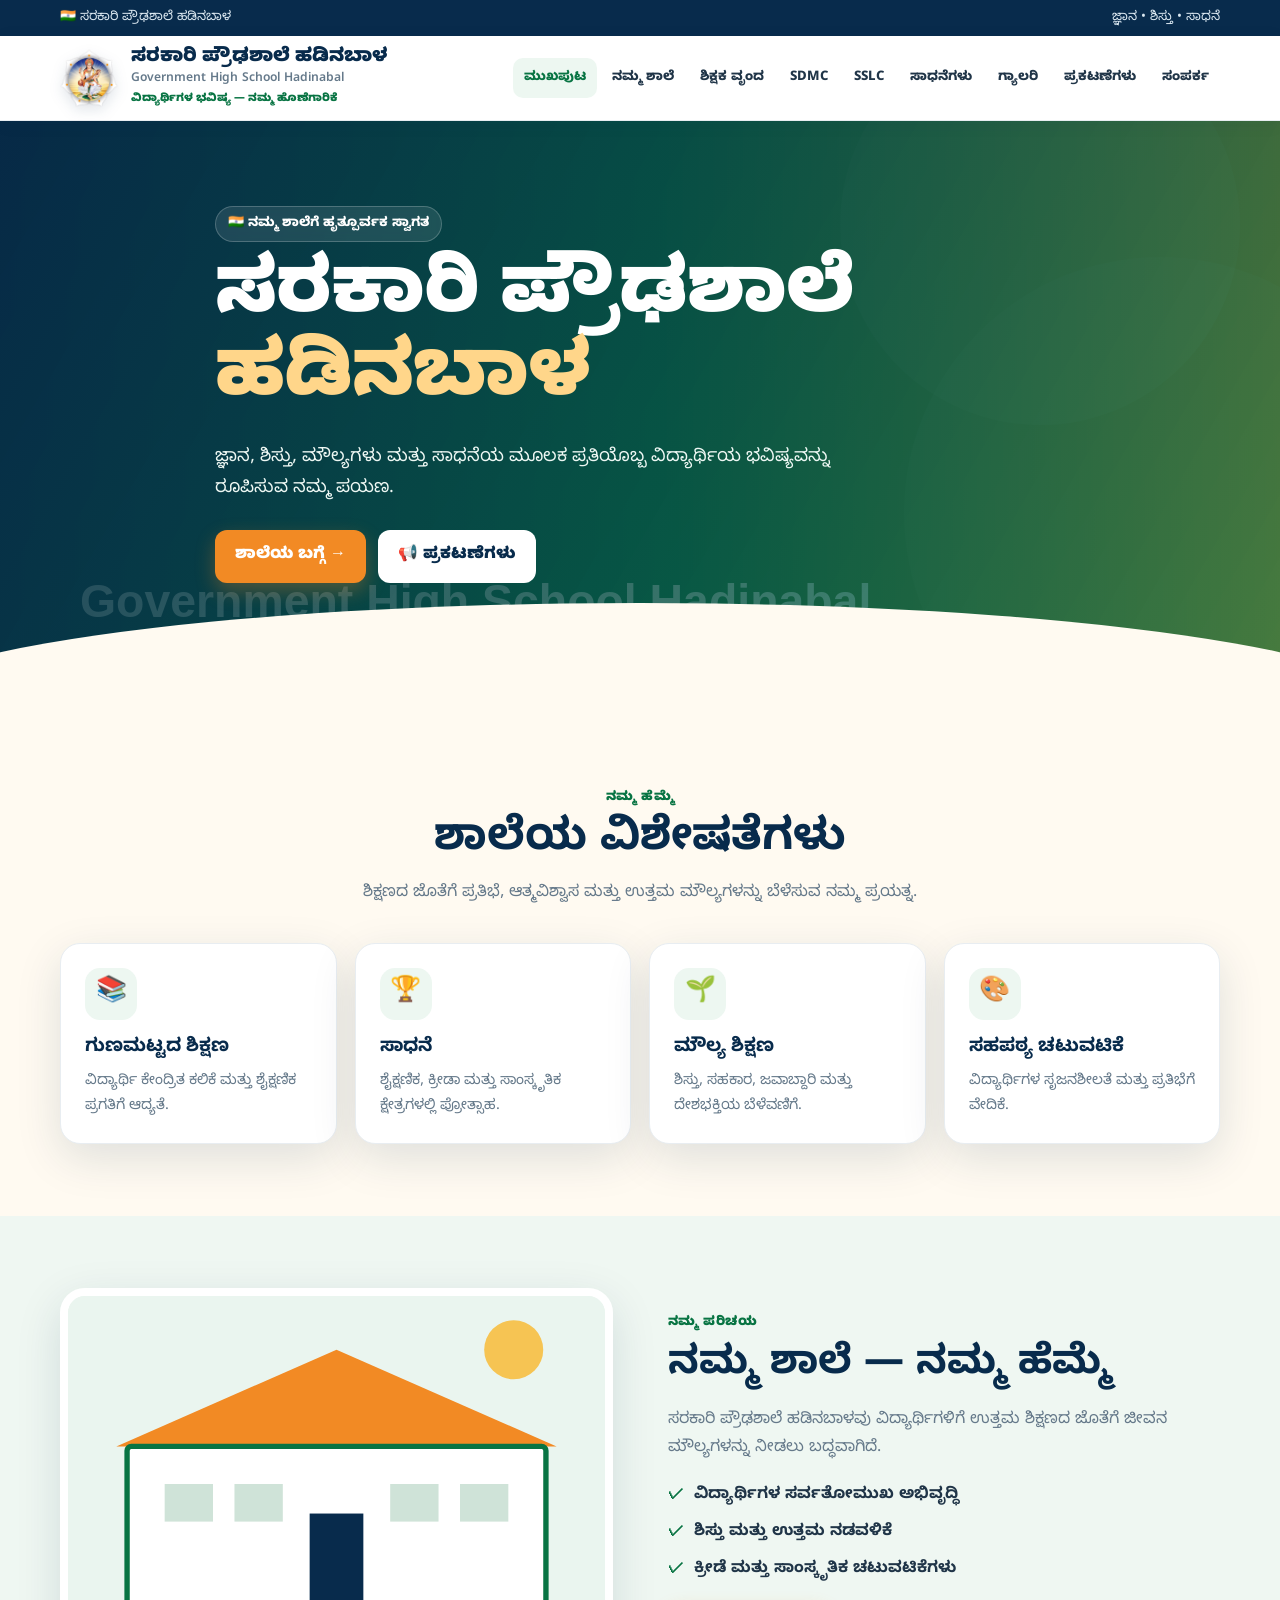
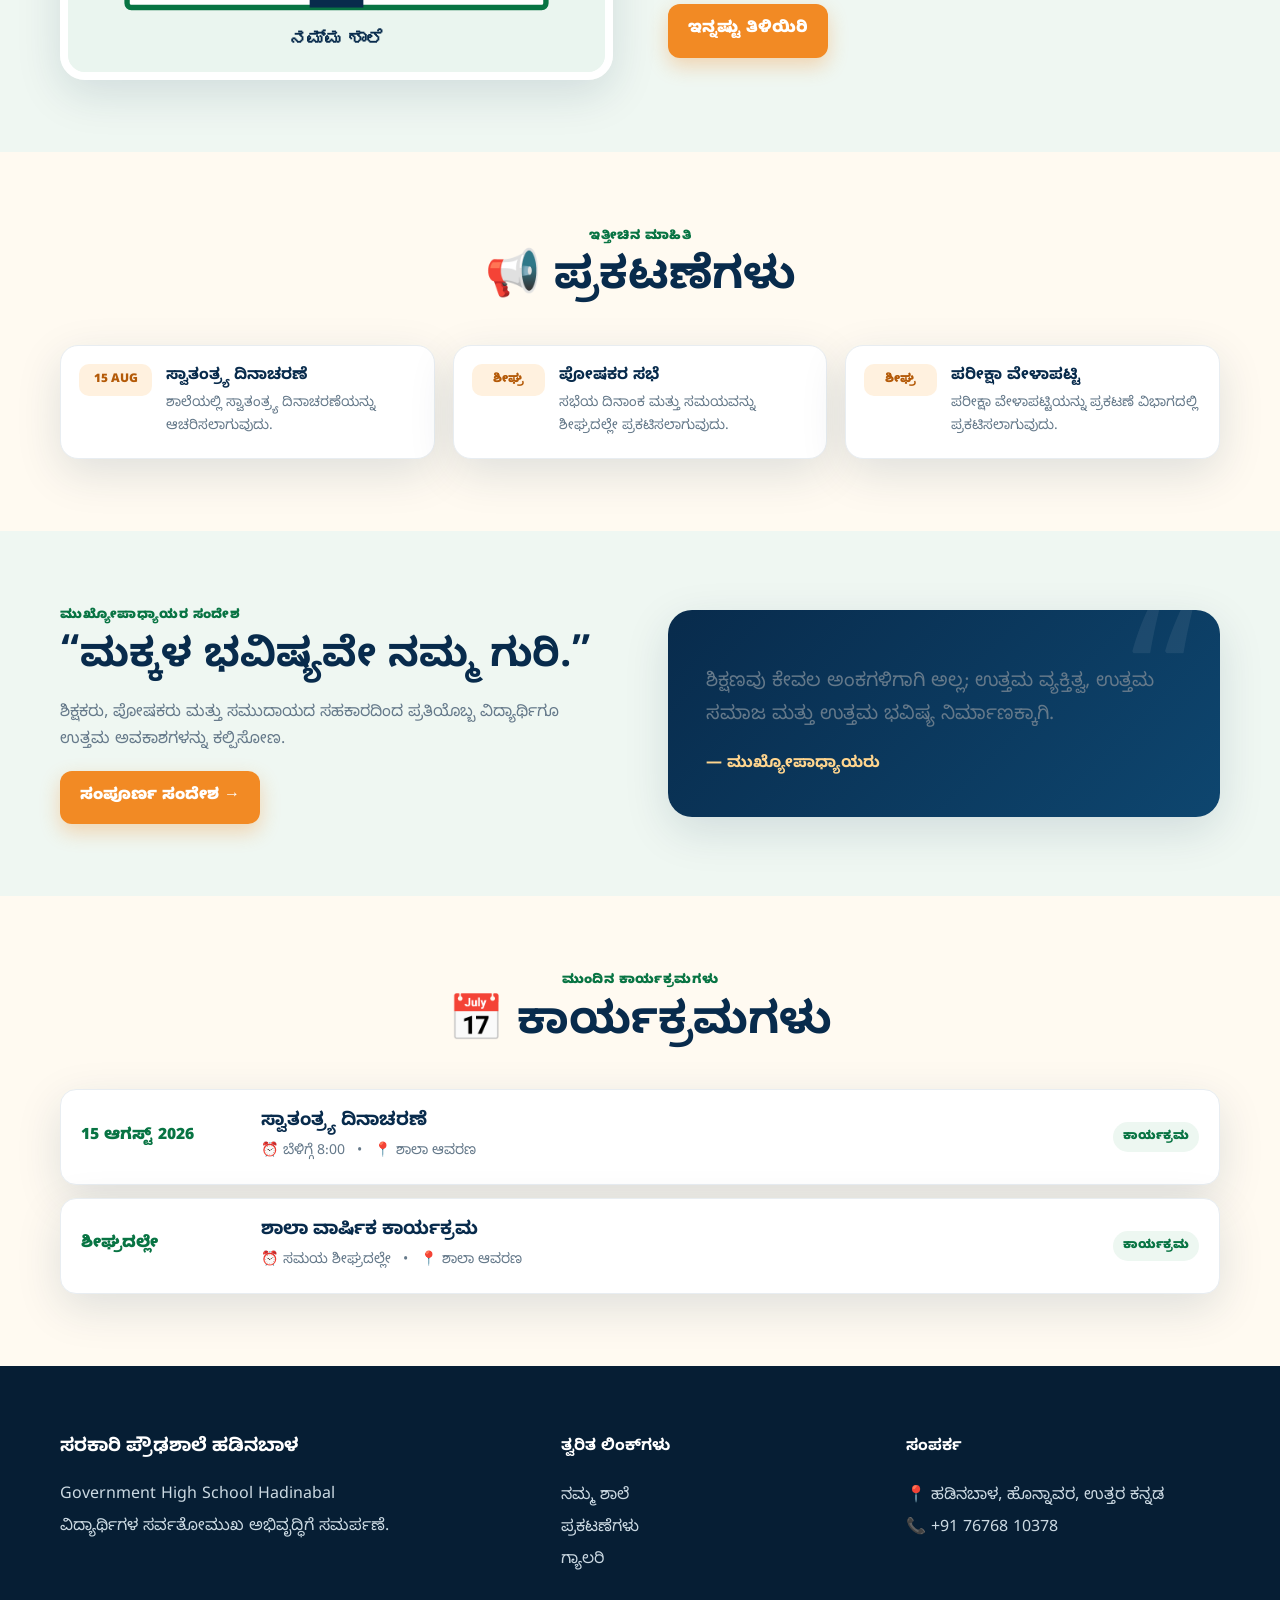
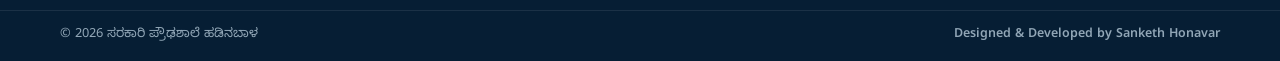
<file: index.html>
<!doctype html><html lang="kn"><head><meta charset="utf-8"><meta name="viewport" content="width=device-width,initial-scale=1"><meta name="description" content="ಸರಕಾರಿ ಪ್ರೌಢಶಾಲೆ ಹಡಿನಬಾಳ"><title>ಮುಖಪುಟ | ಸರಕಾರಿ ಪ್ರೌಢಶಾಲೆ ಹಡಿನಬಾಳ</title><link rel="stylesheet" href="assets/css/style.css"></head><body>
<div class="topbar"><div class="wrap"><span>🇮🇳 ಸರಕಾರಿ ಪ್ರೌಢಶಾಲೆ ಹಡಿನಬಾಳ</span><span>ಜ್ಞಾನ • ಶಿಸ್ತು • ಸಾಧನೆ</span></div></div>
<header><div class="wrap head"><a class="brand" href="index.html"><img class="logo" src="assets/images/emblem.png" alt="ಶಾಲೆಯ ಲಾಂಛನ"><div><div class="school-kn">ಸರಕಾರಿ ಪ್ರೌಢಶಾಲೆ ಹಡಿನಬಾಳ</div><div class="school-en">Government High School Hadinabal</div><div class="motto">ವಿದ್ಯಾರ್ಥಿಗಳ ಭವಿಷ್ಯ — ನಮ್ಮ ಹೊಣೆಗಾರಿಕೆ</div></div></a><button class="menu" aria-label="ಮೆನು">☰</button><nav class="nav"><a class="active" href="index.html">ಮುಖಪುಟ</a><a class="" href="about.html">ನಮ್ಮ ಶಾಲೆ</a><a class="" href="staff.html">ಶಿಕ್ಷಕ ವೃಂದ</a><a href="sdmc.html">SDMC</a><a class="" href="sslc.html">SSLC</a><a class="" href="achievements.html">ಸಾಧನೆಗಳು</a><a class="" href="gallery.html">ಗ್ಯಾಲರಿ</a><a class="" href="notices.html">ಪ್ರಕಟಣೆಗಳು</a><a class="" href="contact.html">ಸಂಪರ್ಕ</a></nav></div></header><main><section class="hero"><div class="wrap hero-content"><span class="badge">🇮🇳 ನಮ್ಮ ಶಾಲೆಗೆ ಹೃತ್ಪೂರ್ವಕ ಸ್ವಾಗತ</span><h1>ಸರಕಾರಿ ಪ್ರೌಢಶಾಲೆ <span>ಹಡಿನಬಾಳ</span></h1><p>ಜ್ಞಾನ, ಶಿಸ್ತು, ಮೌಲ್ಯಗಳು ಮತ್ತು ಸಾಧನೆಯ ಮೂಲಕ ಪ್ರತಿಯೊಬ್ಬ ವಿದ್ಯಾರ್ಥಿಯ ಭವಿಷ್ಯವನ್ನು ರೂಪಿಸುವ ನಮ್ಮ ಪಯಣ.</p><div class="actions"><a class="btn btn-orange" href="about.html">ಶಾಲೆಯ ಬಗ್ಗೆ →</a><a class="btn btn-white" href="notices.html">📢 ಪ್ರಕಟಣೆಗಳು</a></div></div></section>
<section class="section"><div class="wrap"><div class="section-head"><span class="kicker">ನಮ್ಮ ಹೆಮ್ಮೆ</span><h2>ಶಾಲೆಯ ವಿಶೇಷತೆಗಳು</h2><p>ಶಿಕ್ಷಣದ ಜೊತೆಗೆ ಪ್ರತಿಭೆ, ಆತ್ಮವಿಶ್ವಾಸ ಮತ್ತು ಉತ್ತಮ ಮೌಲ್ಯಗಳನ್ನು ಬೆಳೆಸುವ ನಮ್ಮ ಪ್ರಯತ್ನ.</p></div><div class="cards"><article class="card"><div class="icon">📚</div><h3>ಗುಣಮಟ್ಟದ ಶಿಕ್ಷಣ</h3><p>ವಿದ್ಯಾರ್ಥಿ ಕೇಂದ್ರಿತ ಕಲಿಕೆ ಮತ್ತು ಶೈಕ್ಷಣಿಕ ಪ್ರಗತಿಗೆ ಆದ್ಯತೆ.</p></article><article class="card"><div class="icon">🏆</div><h3>ಸಾಧನೆ</h3><p>ಶೈಕ್ಷಣಿಕ, ಕ್ರೀಡಾ ಮತ್ತು ಸಾಂಸ್ಕೃತಿಕ ಕ್ಷೇತ್ರಗಳಲ್ಲಿ ಪ್ರೋತ್ಸಾಹ.</p></article><article class="card"><div class="icon">🌱</div><h3>ಮೌಲ್ಯ ಶಿಕ್ಷಣ</h3><p>ಶಿಸ್ತು, ಸಹಕಾರ, ಜವಾಬ್ದಾರಿ ಮತ್ತು ದೇಶಭಕ್ತಿಯ ಬೆಳೆವಣಿಗೆ.</p></article><article class="card"><div class="icon">🎨</div><h3>ಸಹಪಠ್ಯ ಚಟುವಟಿಕೆ</h3><p>ವಿದ್ಯಾರ್ಥಿಗಳ ಸೃಜನಶೀಲತೆ ಮತ್ತು ಪ್ರತಿಭೆಗೆ ವೇದಿಕೆ.</p></article></div></div></section>
<section class="section tint"><div class="wrap split"><div class="split-img"><img src="assets/images/school-placeholder.svg" alt="ಶಾಲೆಯ ಚಿತ್ರ"></div><div><span class="kicker">ನಮ್ಮ ಪರಿಚಯ</span><h2>ನಮ್ಮ ಶಾಲೆ — ನಮ್ಮ ಹೆಮ್ಮೆ</h2><p>ಸರಕಾರಿ ಪ್ರೌಢಶಾಲೆ ಹಡಿನಬಾಳವು ವಿದ್ಯಾರ್ಥಿಗಳಿಗೆ ಉತ್ತಮ ಶಿಕ್ಷಣದ ಜೊತೆಗೆ ಜೀವನ ಮೌಲ್ಯಗಳನ್ನು ನೀಡಲು ಬದ್ಧವಾಗಿದೆ.</p><div class="checks"><div class="check"><b>✓</b> ವಿದ್ಯಾರ್ಥಿಗಳ ಸರ್ವತೋಮುಖ ಅಭಿವೃದ್ಧಿ</div><div class="check"><b>✓</b> ಶಿಸ್ತು ಮತ್ತು ಉತ್ತಮ ನಡವಳಿಕೆ</div><div class="check"><b>✓</b> ಕ್ರೀಡೆ ಮತ್ತು ಸಾಂಸ್ಕೃತಿಕ ಚಟುವಟಿಕೆಗಳು</div></div><a class="btn btn-orange" href="about.html">ಇನ್ನಷ್ಟು ತಿಳಿಯಿರಿ</a></div></div></section>
<section class="section"><div class="wrap"><div class="section-head"><span class="kicker">ಇತ್ತೀಚಿನ ಮಾಹಿತಿ</span><h2>📢 ಪ್ರಕಟಣೆಗಳು</h2></div><div id="notice-list" class="notice-grid"></div></div></section>
<section class="section tint"><div class="wrap split"><div><span class="kicker">ಮುಖ್ಯೋಪಾಧ್ಯಾಯರ ಸಂದೇಶ</span><h2>“ಮಕ್ಕಳ ಭವಿಷ್ಯವೇ ನಮ್ಮ ಗುರಿ.”</h2><p>ಶಿಕ್ಷಕರು, ಪೋಷಕರು ಮತ್ತು ಸಮುದಾಯದ ಸಹಕಾರದಿಂದ ಪ್ರತಿಯೊಬ್ಬ ವಿದ್ಯಾರ್ಥಿಗೂ ಉತ್ತಮ ಅವಕಾಶಗಳನ್ನು ಕಲ್ಪಿಸೋಣ.</p><a class="btn btn-orange" href="about.html#headmaster">ಸಂಪೂರ್ಣ ಸಂದೇಶ →</a></div><div class="quote"><p>ಶಿಕ್ಷಣವು ಕೇವಲ ಅಂಕಗಳಿಗಾಗಿ ಅಲ್ಲ; ಉತ್ತಮ ವ್ಯಕ್ತಿತ್ವ, ಉತ್ತಮ ಸಮಾಜ ಮತ್ತು ಉತ್ತಮ ಭವಿಷ್ಯ ನಿರ್ಮಾಣಕ್ಕಾಗಿ.</p><strong>— ಮುಖ್ಯೋಪಾಧ್ಯಾಯರು</strong></div></div></section>
<section class="section"><div class="wrap"><div class="section-head"><span class="kicker">ಮುಂದಿನ ಕಾರ್ಯಕ್ರಮಗಳು</span><h2>📅 ಕಾರ್ಯಕ್ರಮಗಳು</h2></div><div id="event-list" class="event-list"></div></div></section></main>
<footer class="footer"><div class="wrap footer-grid"><div><h3>ಸರಕಾರಿ ಪ್ರೌಢಶಾಲೆ ಹಡಿನಬಾಳ</h3><p>Government High School Hadinabal</p><p>ವಿದ್ಯಾರ್ಥಿಗಳ ಸರ್ವತೋಮುಖ ಅಭಿವೃದ್ಧಿಗೆ ಸಮರ್ಪಣೆ.</p></div><div><h4>ತ್ವರಿತ ಲಿಂಕ್‌ಗಳು</h4><p><a href="about.html">ನಮ್ಮ ಶಾಲೆ</a></p><p><a href="notices.html">ಪ್ರಕಟಣೆಗಳು</a></p><p><a href="gallery.html">ಗ್ಯಾಲರಿ</a></p></div><div><h4>ಸಂಪರ್ಕ</h4><p>📍 ಹಡಿನಬಾಳ, ಹೊನ್ನಾವರ, ಉತ್ತರ ಕನ್ನಡ</p><p>📞 +91 76768 10378</p></div></div><div class="bottom">
  <div class="wrap bottom-inner">
    <span>© <span id="year"></span> ಸರಕಾರಿ ಪ್ರೌಢಶಾಲೆ ಹಡಿನಬಾಳ</span>
    <span class="designer-credit">Designed & Developed by Sanketh Honavar</span>
  </div>
</div></footer><script src="assets/js/main.js"></script></body></html>
</file>
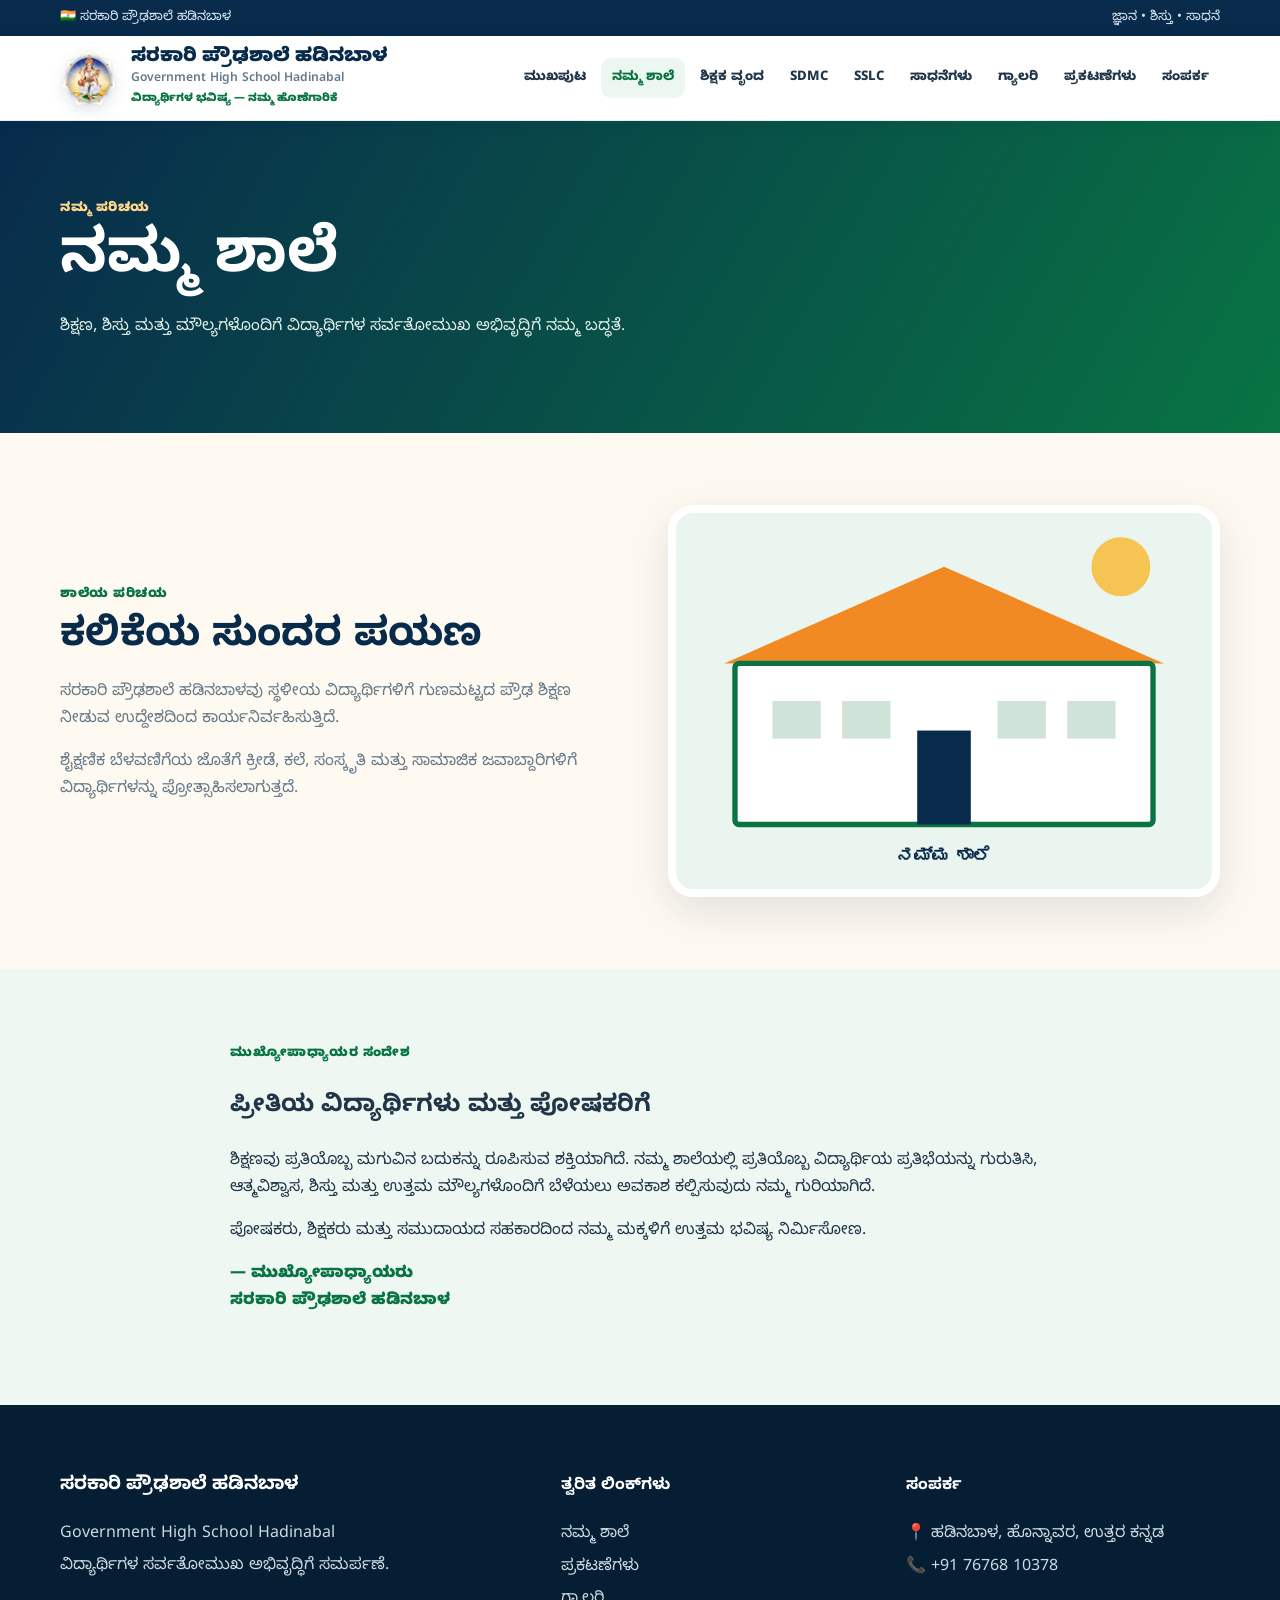
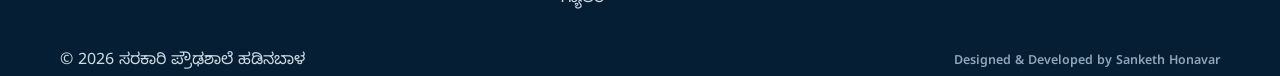
<file: about.html>
<!doctype html><html lang="kn"><head><meta charset="utf-8"><meta name="viewport" content="width=device-width,initial-scale=1"><meta name="description" content="ಸರಕಾರಿ ಪ್ರೌಢಶಾಲೆ ಹಡಿನಬಾಳ"><title>ನಮ್ಮ ಶಾಲೆ | ಸರಕಾರಿ ಪ್ರೌಢಶಾಲೆ ಹಡಿನಬಾಳ</title><link rel="stylesheet" href="assets/css/style.css"></head><body>
<div class="topbar"><div class="wrap"><span>🇮🇳 ಸರಕಾರಿ ಪ್ರೌಢಶಾಲೆ ಹಡಿನಬಾಳ</span><span>ಜ್ಞಾನ • ಶಿಸ್ತು • ಸಾಧನೆ</span></div></div>
<header><div class="wrap head"><a class="brand" href="index.html"><img class="logo" src="assets/images/emblem.png" alt="ಶಾಲೆಯ ಲಾಂಛನ"><div><div class="school-kn">ಸರಕಾರಿ ಪ್ರೌಢಶಾಲೆ ಹಡಿನಬಾಳ</div><div class="school-en">Government High School Hadinabal</div><div class="motto">ವಿದ್ಯಾರ್ಥಿಗಳ ಭವಿಷ್ಯ — ನಮ್ಮ ಹೊಣೆಗಾರಿಕೆ</div></div></a><button class="menu" aria-label="ಮೆನು">☰</button><nav class="nav"><a class="" href="index.html">ಮುಖಪುಟ</a><a class="active" href="about.html">ನಮ್ಮ ಶಾಲೆ</a><a class="" href="staff.html">ಶಿಕ್ಷಕ ವೃಂದ</a><a href="sdmc.html">SDMC</a><a class="" href="sslc.html">SSLC</a><a class="" href="achievements.html">ಸಾಧನೆಗಳು</a><a class="" href="gallery.html">ಗ್ಯಾಲರಿ</a><a class="" href="notices.html">ಪ್ರಕಟಣೆಗಳು</a><a class="" href="contact.html">ಸಂಪರ್ಕ</a></nav></div></header><main><section class="pagehero"><div class="wrap"><span class="kicker" style="color:#ffd68a">ನಮ್ಮ ಪರಿಚಯ</span><h1>ನಮ್ಮ ಶಾಲೆ</h1><p>ಶಿಕ್ಷಣ, ಶಿಸ್ತು ಮತ್ತು ಮೌಲ್ಯಗಳೊಂದಿಗೆ ವಿದ್ಯಾರ್ಥಿಗಳ ಸರ್ವತೋಮುಖ ಅಭಿವೃದ್ಧಿಗೆ ನಮ್ಮ ಬದ್ಧತೆ.</p></div></section><section class="section"><div class="wrap split"><div><span class="kicker">ಶಾಲೆಯ ಪರಿಚಯ</span><h2>ಕಲಿಕೆಯ ಸುಂದರ ಪಯಣ</h2><p>ಸರಕಾರಿ ಪ್ರೌಢಶಾಲೆ ಹಡಿನಬಾಳವು ಸ್ಥಳೀಯ ವಿದ್ಯಾರ್ಥಿಗಳಿಗೆ ಗುಣಮಟ್ಟದ ಪ್ರೌಢ ಶಿಕ್ಷಣ ನೀಡುವ ಉದ್ದೇಶದಿಂದ ಕಾರ್ಯನಿರ್ವಹಿಸುತ್ತಿದೆ.</p><p>ಶೈಕ್ಷಣಿಕ ಬೆಳವಣಿಗೆಯ ಜೊತೆಗೆ ಕ್ರೀಡೆ, ಕಲೆ, ಸಂಸ್ಕೃತಿ ಮತ್ತು ಸಾಮಾಜಿಕ ಜವಾಬ್ದಾರಿಗಳಿಗೆ ವಿದ್ಯಾರ್ಥಿಗಳನ್ನು ಪ್ರೋತ್ಸಾಹಿಸಲಾಗುತ್ತದೆ.</p></div><div class="split-img"><img src="assets/images/school-placeholder.svg" alt="ಶಾಲೆ"></div></div></section><section class="section tint" id="headmaster"><div class="wrap narrow"><span class="kicker">ಮುಖ್ಯೋಪಾಧ್ಯಾಯರ ಸಂದೇಶ</span><h2>ಪ್ರೀತಿಯ ವಿದ್ಯಾರ್ಥಿಗಳು ಮತ್ತು ಪೋಷಕರಿಗೆ</h2><p>ಶಿಕ್ಷಣವು ಪ್ರತಿಯೊಬ್ಬ ಮಗುವಿನ ಬದುಕನ್ನು ರೂಪಿಸುವ ಶಕ್ತಿಯಾಗಿದೆ. ನಮ್ಮ ಶಾಲೆಯಲ್ಲಿ ಪ್ರತಿಯೊಬ್ಬ ವಿದ್ಯಾರ್ಥಿಯ ಪ್ರತಿಭೆಯನ್ನು ಗುರುತಿಸಿ, ಆತ್ಮವಿಶ್ವಾಸ, ಶಿಸ್ತು ಮತ್ತು ಉತ್ತಮ ಮೌಲ್ಯಗಳೊಂದಿಗೆ ಬೆಳೆಯಲು ಅವಕಾಶ ಕಲ್ಪಿಸುವುದು ನಮ್ಮ ಗುರಿಯಾಗಿದೆ.</p><p>ಪೋಷಕರು, ಶಿಕ್ಷಕರು ಮತ್ತು ಸಮುದಾಯದ ಸಹಕಾರದಿಂದ ನಮ್ಮ ಮಕ್ಕಳಿಗೆ ಉತ್ತಮ ಭವಿಷ್ಯ ನಿರ್ಮಿಸೋಣ.</p><p class="signature">— ಮುಖ್ಯೋಪಾಧ್ಯಾಯರು<br>ಸರಕಾರಿ ಪ್ರೌಢಶಾಲೆ ಹಡಿನಬಾಳ</p></div></section></main>
<footer class="footer"><div class="wrap footer-grid"><div><h3>ಸರಕಾರಿ ಪ್ರೌಢಶಾಲೆ ಹಡಿನಬಾಳ</h3><p>Government High School Hadinabal</p><p>ವಿದ್ಯಾರ್ಥಿಗಳ ಸರ್ವತೋಮುಖ ಅಭಿವೃದ್ಧಿಗೆ ಸಮರ್ಪಣೆ.</p></div><div><h4>ತ್ವರಿತ ಲಿಂಕ್‌ಗಳು</h4><p><a href="about.html">ನಮ್ಮ ಶಾಲೆ</a></p><p><a href="notices.html">ಪ್ರಕಟಣೆಗಳು</a></p><p><a href="gallery.html">ಗ್ಯಾಲರಿ</a></p></div><div><h4>ಸಂಪರ್ಕ</h4><p>📍 ಹಡಿನಬಾಳ, ಹೊನ್ನಾವರ, ಉತ್ತರ ಕನ್ನಡ</p><p>📞 +91 76768 10378</p></div></div><div class="wrap bottom-inner">
    <span>© <span id="year"></span> ಸರಕಾರಿ ಪ್ರೌಢಶಾಲೆ ಹಡಿನಬಾಳ</span>
    <span class="designer-credit">Designed & Developed by Sanketh Honavar</span>
  </div></footer><script src="assets/js/main.js"></script></body></html>
</file>
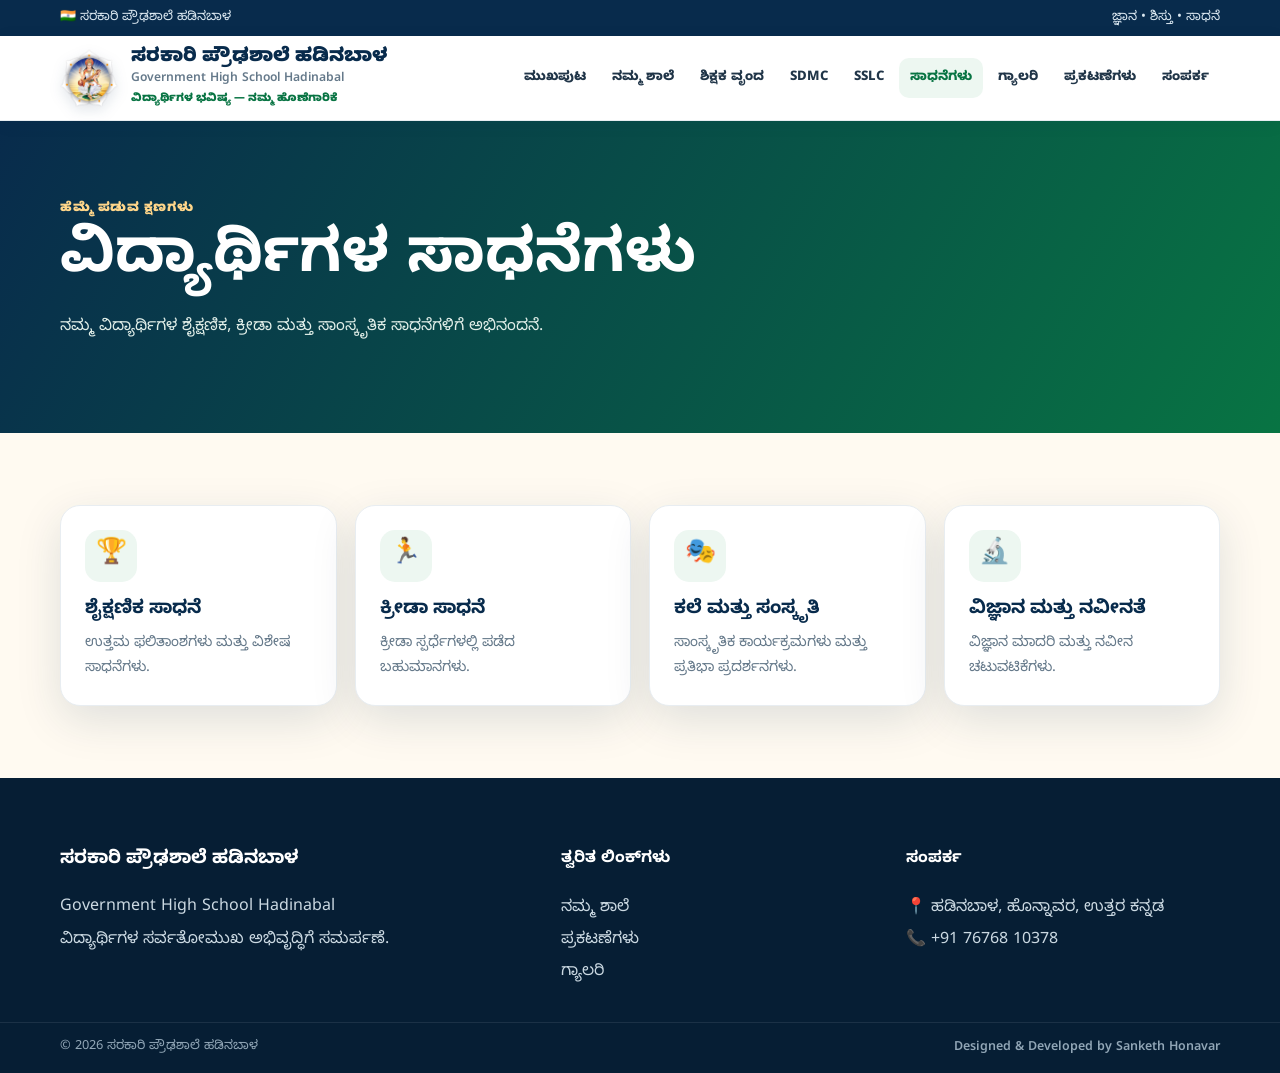
<file: achievements.html>
<!doctype html><html lang="kn"><head><meta charset="utf-8"><meta name="viewport" content="width=device-width,initial-scale=1"><meta name="description" content="ಸರಕಾರಿ ಪ್ರೌಢಶಾಲೆ ಹಡಿನಬಾಳ"><title>ಸಾಧನೆಗಳು | ಸರಕಾರಿ ಪ್ರೌಢಶಾಲೆ ಹಡಿನಬಾಳ</title><link rel="stylesheet" href="assets/css/style.css"></head><body>
<div class="topbar"><div class="wrap"><span>🇮🇳 ಸರಕಾರಿ ಪ್ರೌಢಶಾಲೆ ಹಡಿನಬಾಳ</span><span>ಜ್ಞಾನ • ಶಿಸ್ತು • ಸಾಧನೆ</span></div></div>
<header><div class="wrap head"><a class="brand" href="index.html"><img class="logo" src="assets/images/emblem.png" alt="ಶಾಲೆಯ ಲಾಂಛನ"><div><div class="school-kn">ಸರಕಾರಿ ಪ್ರೌಢಶಾಲೆ ಹಡಿನಬಾಳ</div><div class="school-en">Government High School Hadinabal</div><div class="motto">ವಿದ್ಯಾರ್ಥಿಗಳ ಭವಿಷ್ಯ — ನಮ್ಮ ಹೊಣೆಗಾರಿಕೆ</div></div></a><button class="menu" aria-label="ಮೆನು">☰</button><nav class="nav"><a class="" href="index.html">ಮುಖಪುಟ</a><a class="" href="about.html">ನಮ್ಮ ಶಾಲೆ</a><a class="" href="staff.html">ಶಿಕ್ಷಕ ವೃಂದ</a><a href="sdmc.html">SDMC</a><a class="" href="sslc.html">SSLC</a><a class="active" href="achievements.html">ಸಾಧನೆಗಳು</a><a class="" href="gallery.html">ಗ್ಯಾಲರಿ</a><a class="" href="notices.html">ಪ್ರಕಟಣೆಗಳು</a><a class="" href="contact.html">ಸಂಪರ್ಕ</a></nav></div></header><main><section class="pagehero"><div class="wrap"><span class="kicker" style="color:#ffd68a">ಹೆಮ್ಮೆ ಪಡುವ ಕ್ಷಣಗಳು</span><h1>ವಿದ್ಯಾರ್ಥಿಗಳ ಸಾಧನೆಗಳು</h1><p>ನಮ್ಮ ವಿದ್ಯಾರ್ಥಿಗಳ ಶೈಕ್ಷಣಿಕ, ಕ್ರೀಡಾ ಮತ್ತು ಸಾಂಸ್ಕೃತಿಕ ಸಾಧನೆಗಳಿಗೆ ಅಭಿನಂದನೆ.</p></div></section><section class="section"><div class="wrap"><div class="cards"><article class="card"><div class="icon">🏆</div><h3>ಶೈಕ್ಷಣಿಕ ಸಾಧನೆ</h3><p>ಉತ್ತಮ ಫಲಿತಾಂಶಗಳು ಮತ್ತು ವಿಶೇಷ ಸಾಧನೆಗಳು.</p></article><article class="card"><div class="icon">🏃</div><h3>ಕ್ರೀಡಾ ಸಾಧನೆ</h3><p>ಕ್ರೀಡಾ ಸ್ಪರ್ಧೆಗಳಲ್ಲಿ ಪಡೆದ ಬಹುಮಾನಗಳು.</p></article><article class="card"><div class="icon">🎭</div><h3>ಕಲೆ ಮತ್ತು ಸಂಸ್ಕೃತಿ</h3><p>ಸಾಂಸ್ಕೃತಿಕ ಕಾರ್ಯಕ್ರಮಗಳು ಮತ್ತು ಪ್ರತಿಭಾ ಪ್ರದರ್ಶನಗಳು.</p></article><article class="card"><div class="icon">🔬</div><h3>ವಿಜ್ಞಾನ ಮತ್ತು ನವೀನತೆ</h3><p>ವಿಜ್ಞಾನ ಮಾದರಿ ಮತ್ತು ನವೀನ ಚಟುವಟಿಕೆಗಳು.</p></article></div></div></section></main>
<footer class="footer"><div class="wrap footer-grid"><div><h3>ಸರಕಾರಿ ಪ್ರೌಢಶಾಲೆ ಹಡಿನಬಾಳ</h3><p>Government High School Hadinabal</p><p>ವಿದ್ಯಾರ್ಥಿಗಳ ಸರ್ವತೋಮುಖ ಅಭಿವೃದ್ಧಿಗೆ ಸಮರ್ಪಣೆ.</p></div><div><h4>ತ್ವರಿತ ಲಿಂಕ್‌ಗಳು</h4><p><a href="about.html">ನಮ್ಮ ಶಾಲೆ</a></p><p><a href="notices.html">ಪ್ರಕಟಣೆಗಳು</a></p><p><a href="gallery.html">ಗ್ಯಾಲರಿ</a></p></div><div><h4>ಸಂಪರ್ಕ</h4><p>📍 ಹಡಿನಬಾಳ, ಹೊನ್ನಾವರ, ಉತ್ತರ ಕನ್ನಡ</p><p>📞 +91 76768 10378</p></div></div><div class="bottom">
  <div class="wrap bottom-inner">
    <span>© <span id="year"></span> ಸರಕಾರಿ ಪ್ರೌಢಶಾಲೆ ಹಡಿನಬಾಳ</span>
    <span class="designer-credit">Designed & Developed by Sanketh Honavar</span>
  </div>
</div></footer><script src="assets/js/main.js"></script></body></html>
</file>
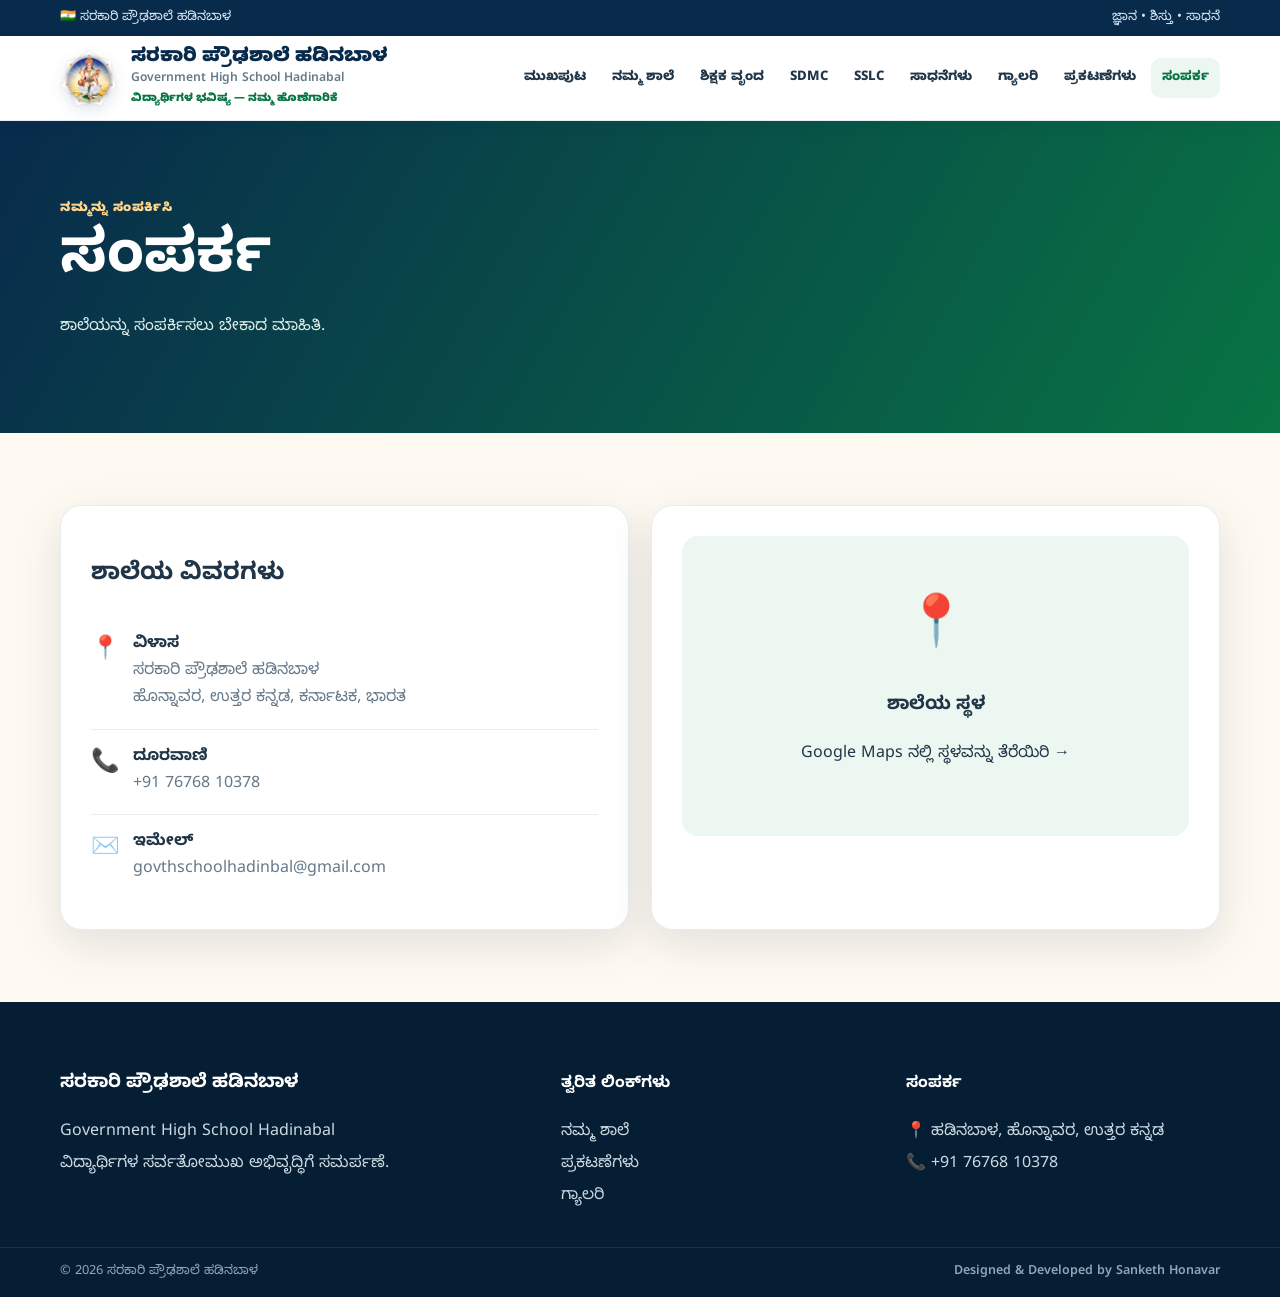
<file: contact.html>
<!doctype html><html lang="kn"><head><meta charset="utf-8"><meta name="viewport" content="width=device-width,initial-scale=1"><meta name="description" content="ಸರಕಾರಿ ಪ್ರೌಢಶಾಲೆ ಹಡಿನಬಾಳ"><title>ಸಂಪರ್ಕ | ಸರಕಾರಿ ಪ್ರೌಢಶಾಲೆ ಹಡಿನಬಾಳ</title><link rel="stylesheet" href="assets/css/style.css"></head><body>
<div class="topbar"><div class="wrap"><span>🇮🇳 ಸರಕಾರಿ ಪ್ರೌಢಶಾಲೆ ಹಡಿನಬಾಳ</span><span>ಜ್ಞಾನ • ಶಿಸ್ತು • ಸಾಧನೆ</span></div></div>
<header><div class="wrap head"><a class="brand" href="index.html"><img class="logo" src="assets/images/emblem.png" alt="ಶಾಲೆಯ ಲಾಂಛನ"><div><div class="school-kn">ಸರಕಾರಿ ಪ್ರೌಢಶಾಲೆ ಹಡಿನಬಾಳ</div><div class="school-en">Government High School Hadinabal</div><div class="motto">ವಿದ್ಯಾರ್ಥಿಗಳ ಭವಿಷ್ಯ — ನಮ್ಮ ಹೊಣೆಗಾರಿಕೆ</div></div></a><button class="menu" aria-label="ಮೆನು">☰</button><nav class="nav"><a class="" href="index.html">ಮುಖಪುಟ</a><a class="" href="about.html">ನಮ್ಮ ಶಾಲೆ</a><a class="" href="staff.html">ಶಿಕ್ಷಕ ವೃಂದ</a><a href="sdmc.html">SDMC</a><a class="" href="sslc.html">SSLC</a><a class="" href="achievements.html">ಸಾಧನೆಗಳು</a><a class="" href="gallery.html">ಗ್ಯಾಲರಿ</a><a class="" href="notices.html">ಪ್ರಕಟಣೆಗಳು</a><a class="active" href="contact.html">ಸಂಪರ್ಕ</a></nav></div></header><main><section class="pagehero"><div class="wrap"><span class="kicker" style="color:#ffd68a">ನಮ್ಮನ್ನು ಸಂಪರ್ಕಿಸಿ</span><h1>ಸಂಪರ್ಕ</h1><p>ಶಾಲೆಯನ್ನು ಸಂಪರ್ಕಿಸಲು ಬೇಕಾದ ಮಾಹಿತಿ.</p></div></section><section class="section"><div class="wrap contact"><div class="contact-card"><h2>ಶಾಲೆಯ ವಿವರಗಳು</h2><div class="contact-row"><span class="ci">📍</span><div><strong>ವಿಳಾಸ</strong><p>ಸರಕಾರಿ ಪ್ರೌಢಶಾಲೆ ಹಡಿನಬಾಳ<br>ಹೊನ್ನಾವರ, ಉತ್ತರ ಕನ್ನಡ, ಕರ್ನಾಟಕ, ಭಾರತ</p></div></div><div class="contact-row"><span class="ci">📞</span><div><strong>ದೂರವಾಣಿ</strong><p>+91 76768 10378</p></div></div><div class="contact-row"><span class="ci">✉️</span><div><strong>ಇಮೇಲ್</strong><p>	
govthschoolhadinbal@gmail.com</p></div></div></div><div class="contact-card"><a class="map" href="https://maps.app.goo.gl/qFc6Vw6QnGEEAfCX6" target="_blank" rel="noopener"><div><span>📍</span><h3>ಶಾಲೆಯ ಸ್ಥಳ</h3><p>Google Maps ನಲ್ಲಿ ಸ್ಥಳವನ್ನು ತೆರೆಯಿರಿ →</p></div></a></div></div></section></main>
<footer class="footer"><div class="wrap footer-grid"><div><h3>ಸರಕಾರಿ ಪ್ರೌಢಶಾಲೆ ಹಡಿನಬಾಳ</h3><p>Government High School Hadinabal</p><p>ವಿದ್ಯಾರ್ಥಿಗಳ ಸರ್ವತೋಮುಖ ಅಭಿವೃದ್ಧಿಗೆ ಸಮರ್ಪಣೆ.</p></div><div><h4>ತ್ವರಿತ ಲಿಂಕ್‌ಗಳು</h4><p><a href="about.html">ನಮ್ಮ ಶಾಲೆ</a></p><p><a href="notices.html">ಪ್ರಕಟಣೆಗಳು</a></p><p><a href="gallery.html">ಗ್ಯಾಲರಿ</a></p></div><div><h4>ಸಂಪರ್ಕ</h4><p>📍 ಹಡಿನಬಾಳ, ಹೊನ್ನಾವರ, ಉತ್ತರ ಕನ್ನಡ</p><p>📞 +91 76768 10378</p></div></div><div class="bottom">
  <div class="wrap bottom-inner">
    <span>© <span id="year"></span> ಸರಕಾರಿ ಪ್ರೌಢಶಾಲೆ ಹಡಿನಬಾಳ</span>
    <span class="designer-credit">Designed & Developed by Sanketh Honavar</span>
  </div>
</div></div></footer><script src="assets/js/main.js"></script></body></html>
</file>
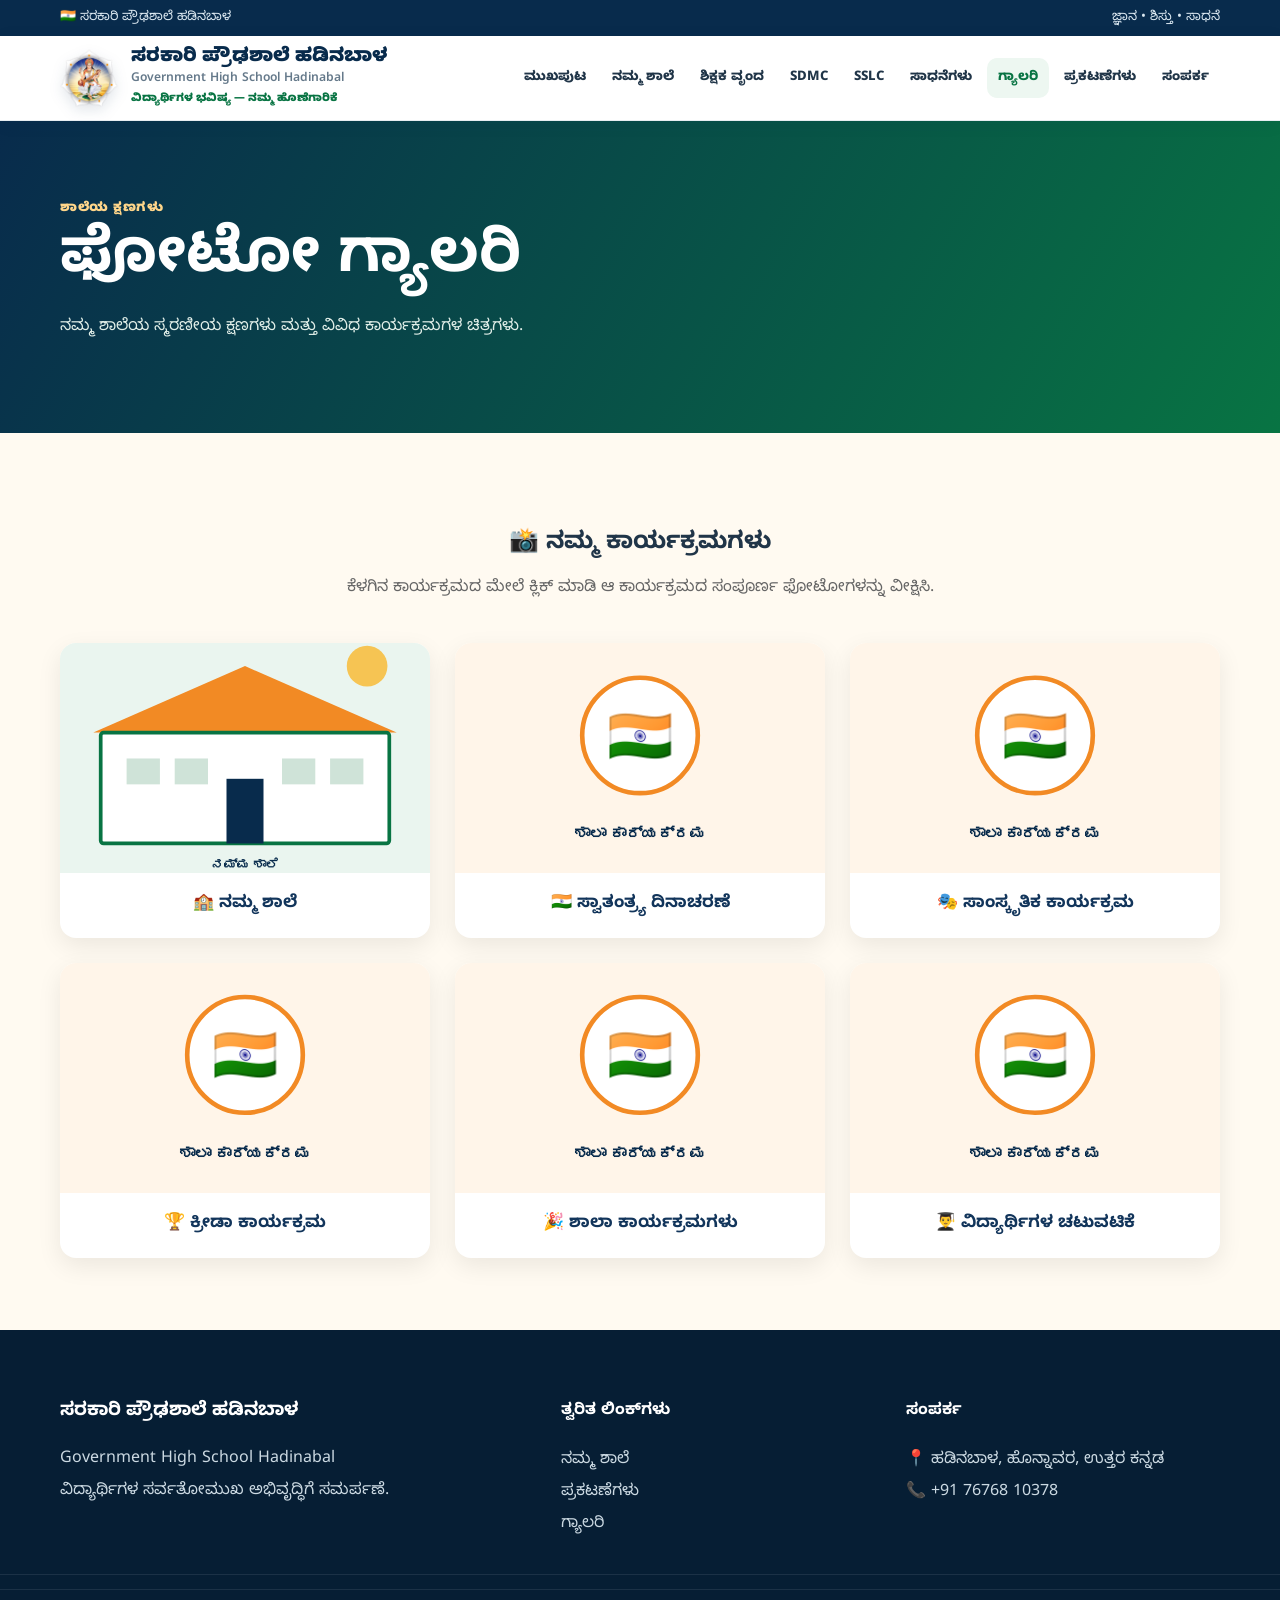
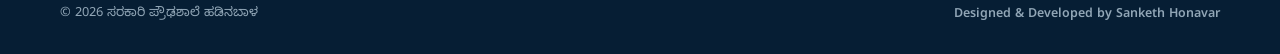
<file: gallery.html>
<!doctype html>
<html lang="kn">

<head>
  <meta charset="utf-8">
  <meta name="viewport" content="width=device-width, initial-scale=1">

  <meta
    name="description"
    content="ಸರಕಾರಿ ಪ್ರೌಢಶಾಲೆ ಹಡಿನಬಾಳ - ಫೋಟೋ ಗ್ಯಾಲರಿ"
  >

  <title>ಗ್ಯಾಲರಿ | ಸರಕಾರಿ ಪ್ರೌಢಶಾಲೆ ಹಡಿನಬಾಳ</title>

  <link rel="stylesheet" href="assets/css/style.css">

  <style>
    /* Gallery Event Cards */

    .gallery-events {
      display: grid;
      grid-template-columns: repeat(3, 1fr);
      gap: 25px;
    }

    .gallery-event {
      display: block;
      text-decoration: none;
      color: inherit;
    }

    .gallery-event figure {
      margin: 0;
      background: #fff;
      border-radius: 16px;
      overflow: hidden;
      box-shadow: 0 8px 25px rgba(0, 0, 0, .08);
      transition: transform .3s ease, box-shadow .3s ease;
      cursor: pointer;
    }

    .gallery-event:hover figure {
      transform: translateY(-7px);
      box-shadow: 0 15px 35px rgba(0, 0, 0, .15);
    }

    .gallery-event img {
      width: 100%;
      height: 230px;
      object-fit: cover;
      display: block;
    }

    .gallery-event figcaption {
      padding: 18px;
      text-align: center;
      font-size: 17px;
      font-weight: 700;
      color: #12355b;
      transition: color .3s ease;
    }

    .gallery-event:hover figcaption {
      color: #e67e22;
    }

    .gallery-intro {
      text-align: center;
      max-width: 750px;
      margin: 0 auto 40px;
    }

    .gallery-intro h2 {
      margin-bottom: 10px;
    }

    .gallery-intro p {
      color: #666;
      margin: 0;
    }

    @media (max-width: 900px) {
      .gallery-events {
        grid-template-columns: repeat(2, 1fr);
      }
    }

    @media (max-width: 600px) {
      .gallery-events {
        grid-template-columns: 1fr;
      }

      .gallery-event img {
        height: 220px;
      }
    }
  </style>

</head>


<body>


  <!-- Top Bar -->

  <div class="topbar">

    <div class="wrap">

      <span>
        🇮🇳 ಸರಕಾರಿ ಪ್ರೌಢಶಾಲೆ ಹಡಿನಬಾಳ
      </span>

      <span>
        ಜ್ಞಾನ • ಶಿಸ್ತು • ಸಾಧನೆ
      </span>

    </div>

  </div>


  <!-- Header -->

  <header>

    <div class="wrap head">

      <a class="brand" href="index.html">

        <img
          class="logo"
          src="assets/images/emblem.png"
          alt="ಶಾಲೆಯ ಲಾಂಛನ"
        >

        <div>

          <div class="school-kn">
            ಸರಕಾರಿ ಪ್ರೌಢಶಾಲೆ ಹಡಿನಬಾಳ
          </div>

          <div class="school-en">
            Government High School Hadinabal
          </div>

          <div class="motto">
            ವಿದ್ಯಾರ್ಥಿಗಳ ಭವಿಷ್ಯ — ನಮ್ಮ ಹೊಣೆಗಾರಿಕೆ
          </div>

        </div>

      </a>


      <button
        class="menu"
        aria-label="ಮೆನು"
      >
        ☰
      </button>


      <nav class="nav">

        <a href="index.html">
          ಮುಖಪುಟ
        </a>

        <a href="about.html">
          ನಮ್ಮ ಶಾಲೆ
        </a>

        <a href="staff.html">
          ಶಿಕ್ಷಕ ವೃಂದ
        </a>

        <a href="sdmc.html">
          SDMC
        </a>

        <a href="sslc.html">
          SSLC
        </a>

        <a href="achievements.html">
          ಸಾಧನೆಗಳು
        </a>

        <a class="active" href="gallery.html">
          ಗ್ಯಾಲರಿ
        </a>

        <a href="notices.html">
          ಪ್ರಕಟಣೆಗಳು
        </a>

        <a href="contact.html">
          ಸಂಪರ್ಕ
        </a>

      </nav>

    </div>

  </header>


  <!-- Page Hero -->

  <main>

    <section class="pagehero">

      <div class="wrap">

        <span
          class="kicker"
          style="color:#ffd68a"
        >
          ಶಾಲೆಯ ಕ್ಷಣಗಳು
        </span>

        <h1>
          ಫೋಟೋ ಗ್ಯಾಲರಿ
        </h1>

        <p>
          ನಮ್ಮ ಶಾಲೆಯ ಸ್ಮರಣೀಯ ಕ್ಷಣಗಳು ಮತ್ತು ವಿವಿಧ ಕಾರ್ಯಕ್ರಮಗಳ ಚಿತ್ರಗಳು.
        </p>

      </div>

    </section>


    <!-- Gallery Events -->

    <section class="section">

      <div class="wrap">


        <div class="gallery-intro">

          <h2>
            📸 ನಮ್ಮ ಕಾರ್ಯಕ್ರಮಗಳು
          </h2>

          <p>
            ಕೆಳಗಿನ ಕಾರ್ಯಕ್ರಮದ ಮೇಲೆ ಕ್ಲಿಕ್ ಮಾಡಿ ಆ ಕಾರ್ಯಕ್ರಮದ ಸಂಪೂರ್ಣ
            ಫೋಟೋಗಳನ್ನು ವೀಕ್ಷಿಸಿ.
          </p>

        </div>


        <div class="gallery-events">


          <!-- School -->

          <a
            class="gallery-event"
            href="gallery-school.html"
          >

            <figure>

              <img
                src="assets/images/school-placeholder.svg"
                alt="ನಮ್ಮ ಶಾಲೆ"
              >

              <figcaption>
                🏫 ನಮ್ಮ ಶಾಲೆ
              </figcaption>

            </figure>

          </a>


          <!-- Independence Day -->

          <a
            class="gallery-event"
            href="gallery-independence.html"
          >

            <figure>

              <img
                src="assets/images/event-placeholder.svg"
                alt="ಸ್ವಾತಂತ್ರ್ಯ ದಿನಾಚರಣೆ"
              >

              <figcaption>
                🇮🇳 ಸ್ವಾತಂತ್ರ್ಯ ದಿನಾಚರಣೆ
              </figcaption>

            </figure>

          </a>


          <!-- Cultural Programme -->

          <a
            class="gallery-event"
            href="gallery-cultural.html"
          >

            <figure>

              <img
                src="assets/images/event-placeholder.svg"
                alt="ಸಾಂಸ್ಕೃತಿಕ ಕಾರ್ಯಕ್ರಮ"
              >

              <figcaption>
                🎭 ಸಾಂಸ್ಕೃತಿಕ ಕಾರ್ಯಕ್ರಮ
              </figcaption>

            </figure>

          </a>


          <!-- Sports -->

          <a
            class="gallery-event"
            href="gallery-sports.html"
          >

            <figure>

              <img
                src="assets/images/event-placeholder.svg"
                alt="ಕ್ರೀಡಾ ಕಾರ್ಯಕ್ರಮ"
              >

              <figcaption>
                🏆 ಕ್ರೀಡಾ ಕಾರ್ಯಕ್ರಮ
              </figcaption>

            </figure>

          </a>


          <!-- School Events -->

          <a
            class="gallery-event"
            href="gallery-school-events.html"
          >

            <figure>

              <img
                src="assets/images/event-placeholder.svg"
                alt="ಶಾಲಾ ಕಾರ್ಯಕ್ರಮ"
              >

              <figcaption>
                🎉 ಶಾಲಾ ಕಾರ್ಯಕ್ರಮಗಳು
              </figcaption>

            </figure>

          </a>


          <!-- Student Activities -->

          <a
            class="gallery-event"
            href="gallery-students.html"
          >

            <figure>

              <img
                src="assets/images/event-placeholder.svg"
                alt="ವಿದ್ಯಾರ್ಥಿಗಳ ಚಟುವಟಿಕೆ"
              >

              <figcaption>
                👨‍🎓 ವಿದ್ಯಾರ್ಥಿಗಳ ಚಟುವಟಿಕೆ
              </figcaption>

            </figure>

          </a>


        </div>


      </div>

    </section>

  </main>


  <!-- Footer -->

  <footer class="footer">

    <div class="wrap footer-grid">


      <div>

        <h3>
          ಸರಕಾರಿ ಪ್ರೌಢಶಾಲೆ ಹಡಿನಬಾಳ
        </h3>

        <p>
          Government High School Hadinabal
        </p>

        <p>
          ವಿದ್ಯಾರ್ಥಿಗಳ ಸರ್ವತೋಮುಖ ಅಭಿವೃದ್ಧಿಗೆ ಸಮರ್ಪಣೆ.
        </p>

      </div>


      <div>

        <h4>
          ತ್ವರಿತ ಲಿಂಕ್‌ಗಳು
        </h4>

        <p>
          <a href="about.html">
            ನಮ್ಮ ಶಾಲೆ
          </a>
        </p>

        <p>
          <a href="notices.html">
            ಪ್ರಕಟಣೆಗಳು
          </a>
        </p>

        <p>
          <a href="gallery.html">
            ಗ್ಯಾಲರಿ
          </a>
        </p>

      </div>


      <div>

        <h4>
          ಸಂಪರ್ಕ
        </h4>

        <p>
          📍 ಹಡಿನಬಾಳ, ಹೊನ್ನಾವರ, ಉತ್ತರ ಕನ್ನಡ
        </p>

        <p>
          📞 +91 76768 10378
        </p>

      </div>


    </div>


    <div class="bottom">

    <div class="bottom">
    <div class="wrap bottom-inner">
    <span>© <span id="year"></span> ಸರಕಾರಿ ಪ್ರೌಢಶಾಲೆ ಹಡಿನಬಾಳ</span>
    <span class="designer-credit">Designed & Developed by Sanketh Honavar</span>
    </div>

    </div>

  </footer>


  <!-- JavaScript -->

  <script src="assets/js/main.js"></script>

</body>

</html>
</file>
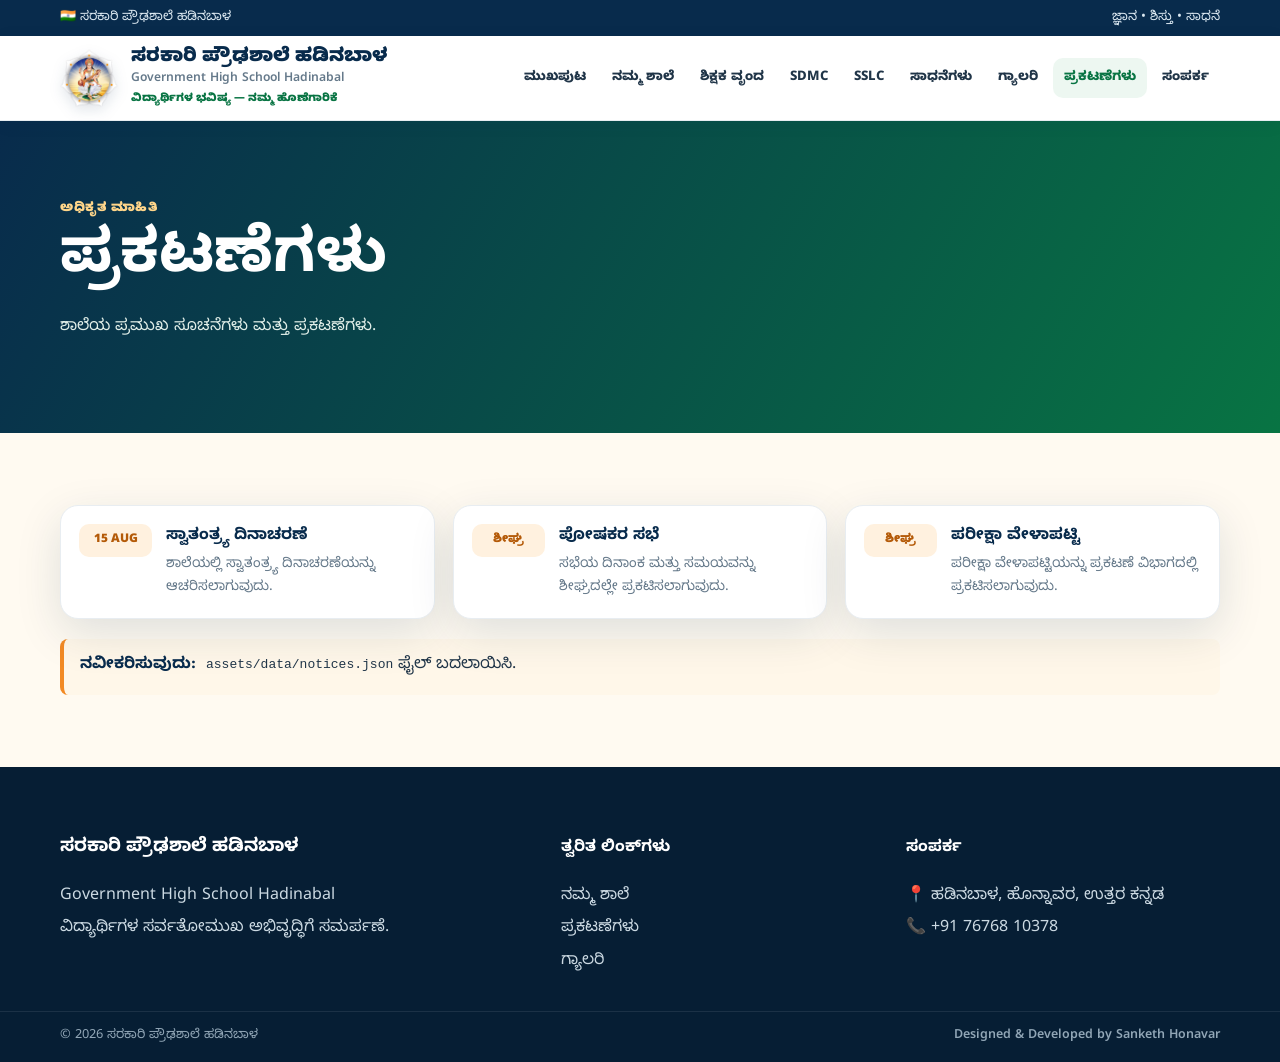
<file: notices.html>
<!doctype html><html lang="kn"><head><meta charset="utf-8"><meta name="viewport" content="width=device-width,initial-scale=1"><meta name="description" content="ಸರಕಾರಿ ಪ್ರೌಢಶಾಲೆ ಹಡಿನಬಾಳ"><title>ಪ್ರಕಟಣೆಗಳು | ಸರಕಾರಿ ಪ್ರೌಢಶಾಲೆ ಹಡಿನಬಾಳ</title><link rel="stylesheet" href="assets/css/style.css"></head><body>
<div class="topbar"><div class="wrap"><span>🇮🇳 ಸರಕಾರಿ ಪ್ರೌಢಶಾಲೆ ಹಡಿನಬಾಳ</span><span>ಜ್ಞಾನ • ಶಿಸ್ತು • ಸಾಧನೆ</span></div></div>
<header><div class="wrap head"><a class="brand" href="index.html"><img class="logo" src="assets/images/emblem.png" alt="ಶಾಲೆಯ ಲಾಂಛನ"><div><div class="school-kn">ಸರಕಾರಿ ಪ್ರೌಢಶಾಲೆ ಹಡಿನಬಾಳ</div><div class="school-en">Government High School Hadinabal</div><div class="motto">ವಿದ್ಯಾರ್ಥಿಗಳ ಭವಿಷ್ಯ — ನಮ್ಮ ಹೊಣೆಗಾರಿಕೆ</div></div></a><button class="menu" aria-label="ಮೆನು">☰</button><nav class="nav"><a class="" href="index.html">ಮುಖಪುಟ</a><a class="" href="about.html">ನಮ್ಮ ಶಾಲೆ</a><a class="" href="staff.html">ಶಿಕ್ಷಕ ವೃಂದ</a><a href="sdmc.html">SDMC</a><a class="" href="sslc.html">SSLC</a><a class="" href="achievements.html">ಸಾಧನೆಗಳು</a><a class="" href="gallery.html">ಗ್ಯಾಲರಿ</a><a class="active" href="notices.html">ಪ್ರಕಟಣೆಗಳು</a><a class="" href="contact.html">ಸಂಪರ್ಕ</a></nav></div></header><main><section class="pagehero"><div class="wrap"><span class="kicker" style="color:#ffd68a">ಅಧಿಕೃತ ಮಾಹಿತಿ</span><h1>ಪ್ರಕಟಣೆಗಳು</h1><p>ಶಾಲೆಯ ಪ್ರಮುಖ ಸೂಚನೆಗಳು ಮತ್ತು ಪ್ರಕಟಣೆಗಳು.</p></div></section><section class="section"><div class="wrap"><div id="all-notices" class="notice-grid"></div><div class="note"><strong>ನವೀಕರಿಸುವುದು:</strong> <code>assets/data/notices.json</code> ಫೈಲ್ ಬದಲಾಯಿಸಿ.</div></div></section></main>
<footer class="footer"><div class="wrap footer-grid"><div><h3>ಸರಕಾರಿ ಪ್ರೌಢಶಾಲೆ ಹಡಿನಬಾಳ</h3><p>Government High School Hadinabal</p><p>ವಿದ್ಯಾರ್ಥಿಗಳ ಸರ್ವತೋಮುಖ ಅಭಿವೃದ್ಧಿಗೆ ಸಮರ್ಪಣೆ.</p></div><div><h4>ತ್ವರಿತ ಲಿಂಕ್‌ಗಳು</h4><p><a href="about.html">ನಮ್ಮ ಶಾಲೆ</a></p><p><a href="notices.html">ಪ್ರಕಟಣೆಗಳು</a></p><p><a href="gallery.html">ಗ್ಯಾಲರಿ</a></p></div><div><h4>ಸಂಪರ್ಕ</h4><p>📍 ಹಡಿನಬಾಳ, ಹೊನ್ನಾವರ, ಉತ್ತರ ಕನ್ನಡ</p><p>📞 +91 76768 10378</p></div></div><div class="bottom">
  <div class="wrap bottom-inner">
    <span>© <span id="year"></span> ಸರಕಾರಿ ಪ್ರೌಢಶಾಲೆ ಹಡಿನಬಾಳ</span>
    <span class="designer-credit">Designed & Developed by Sanketh Honavar</span>
  </div>
</div></footer><script src="assets/js/main.js"></script></body></html>
</file>
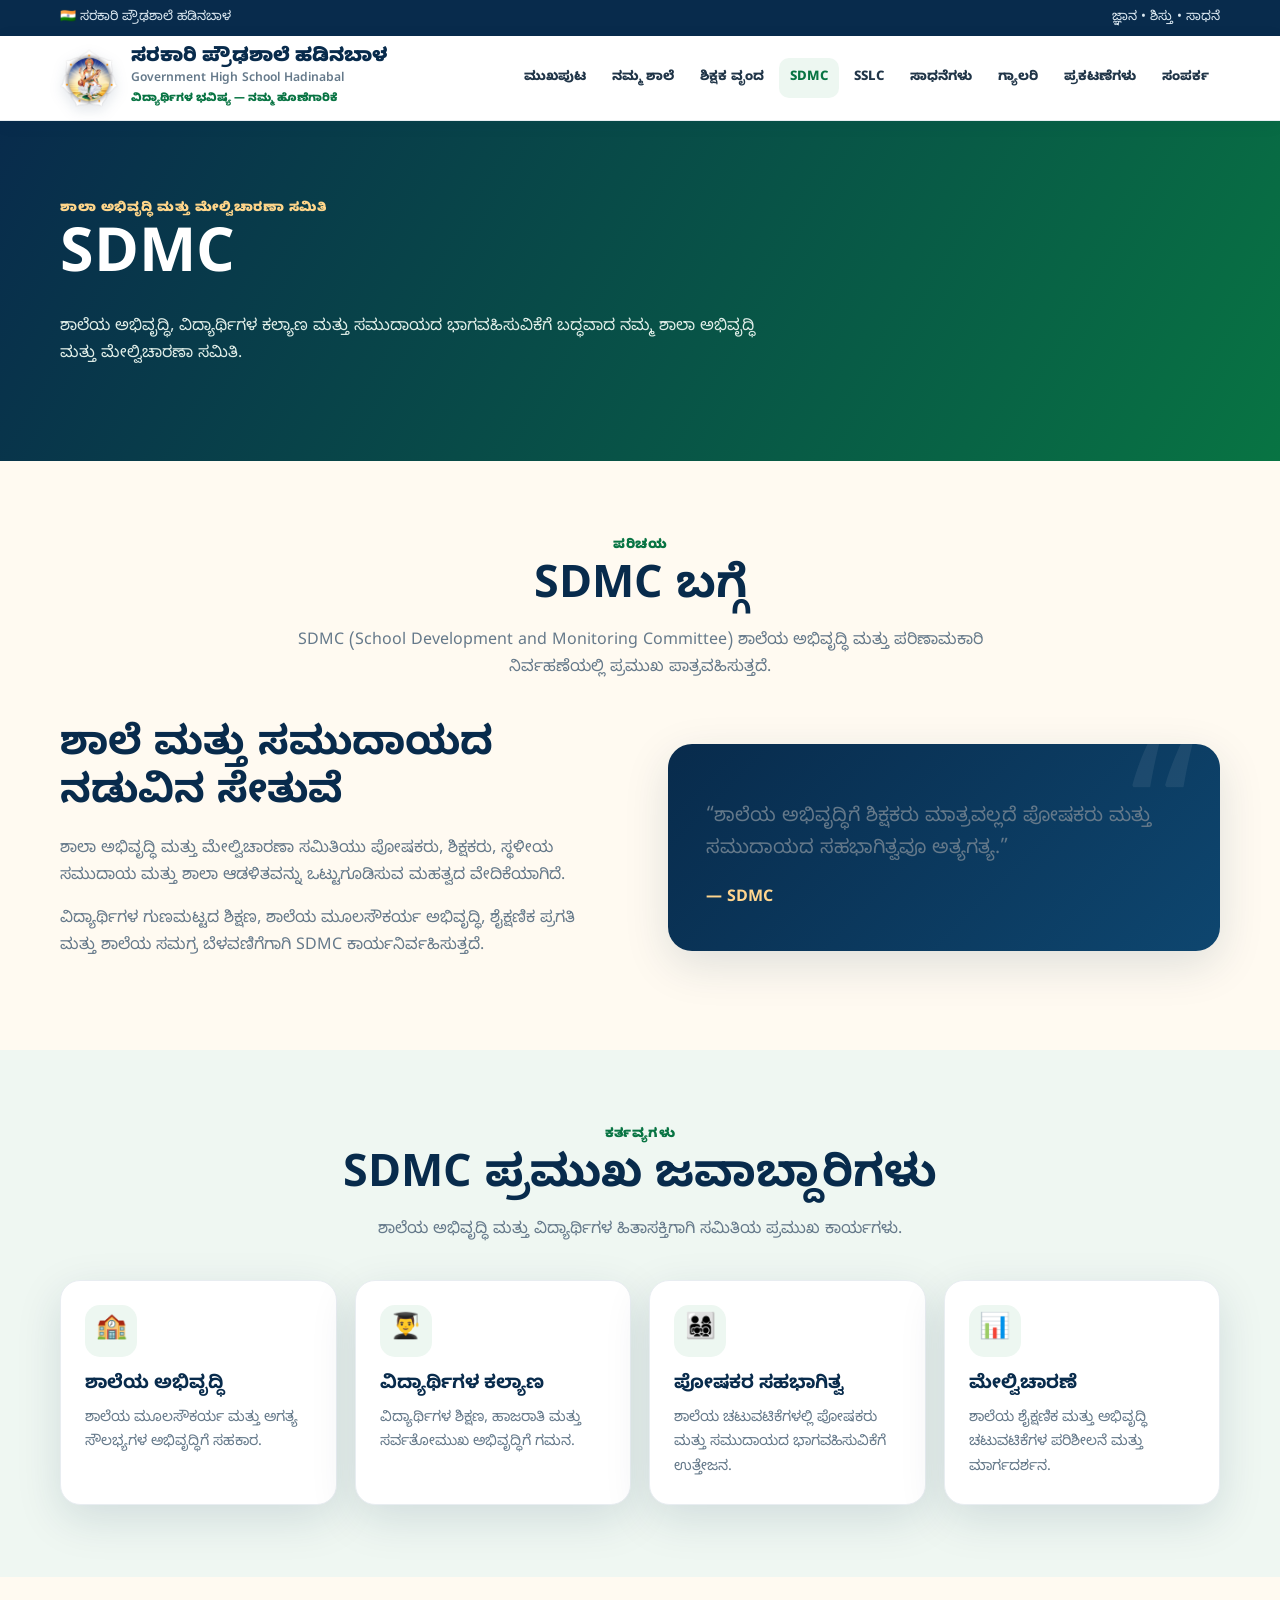
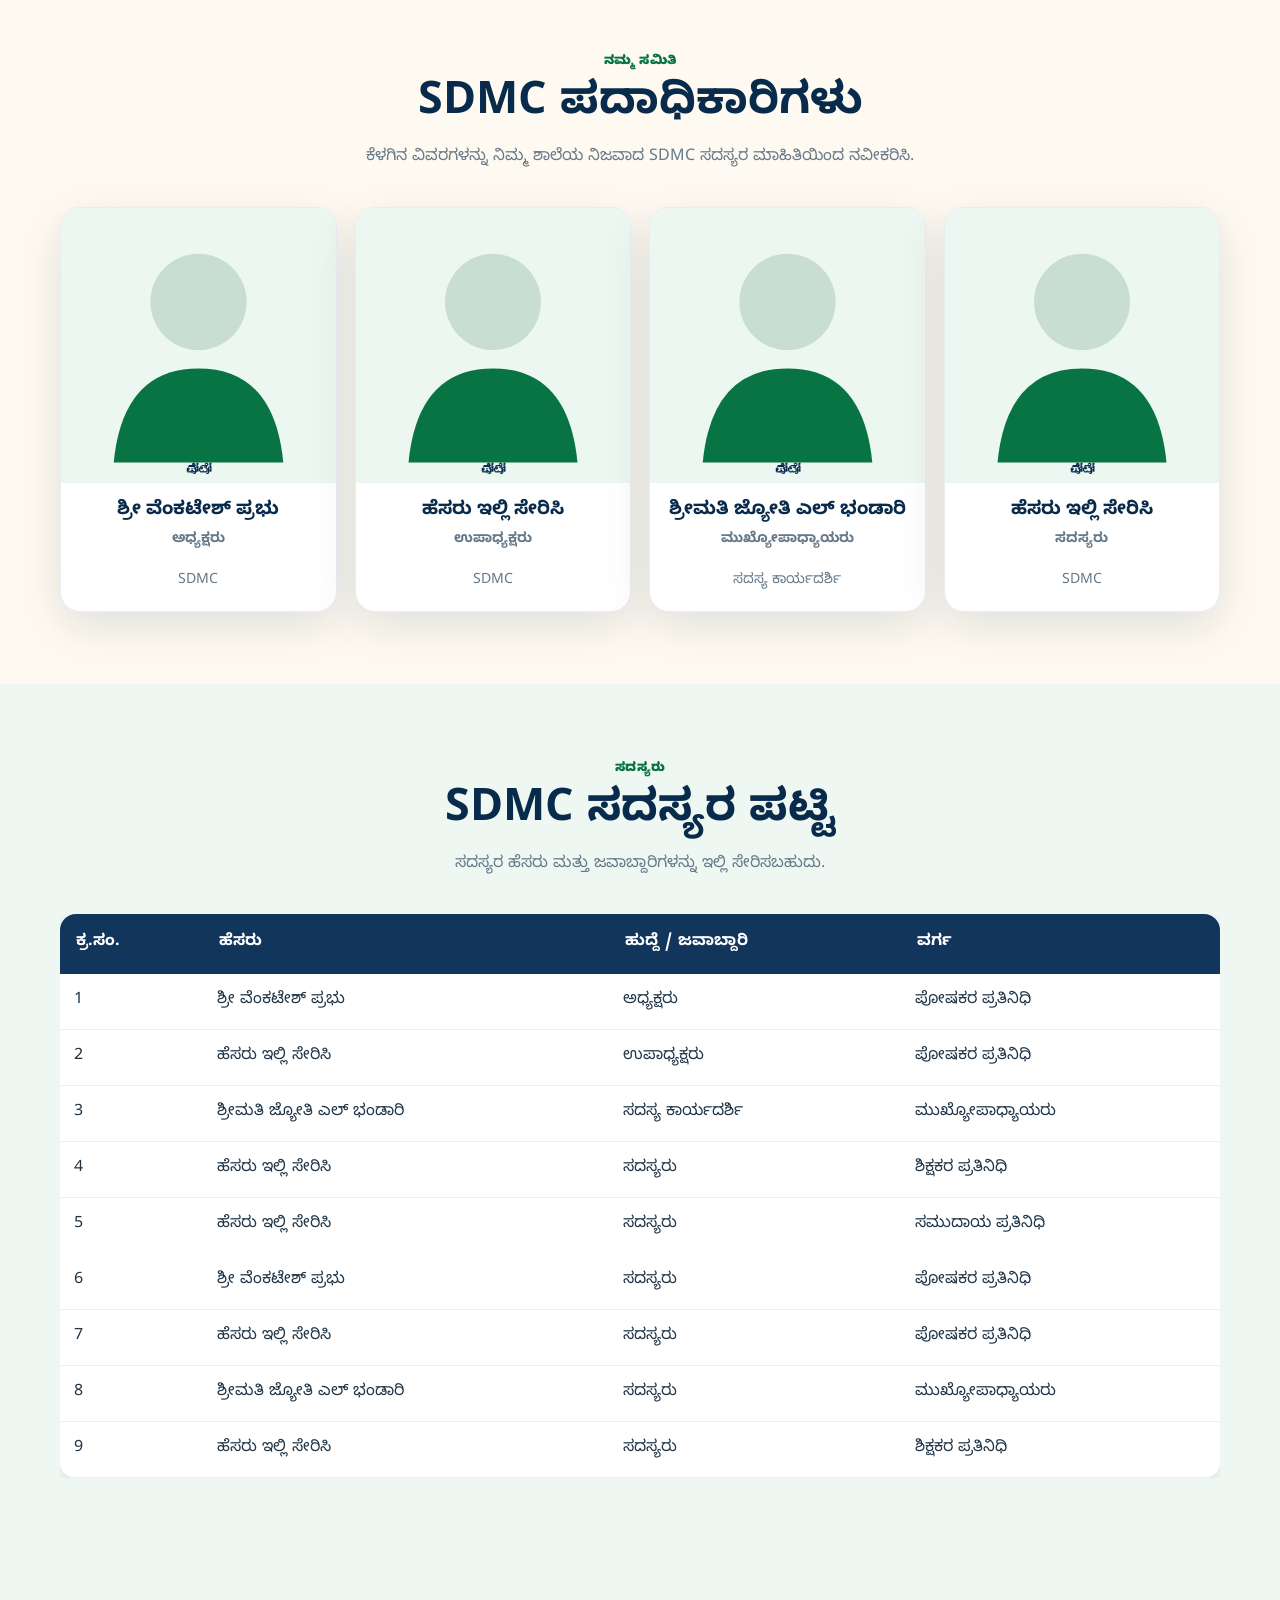
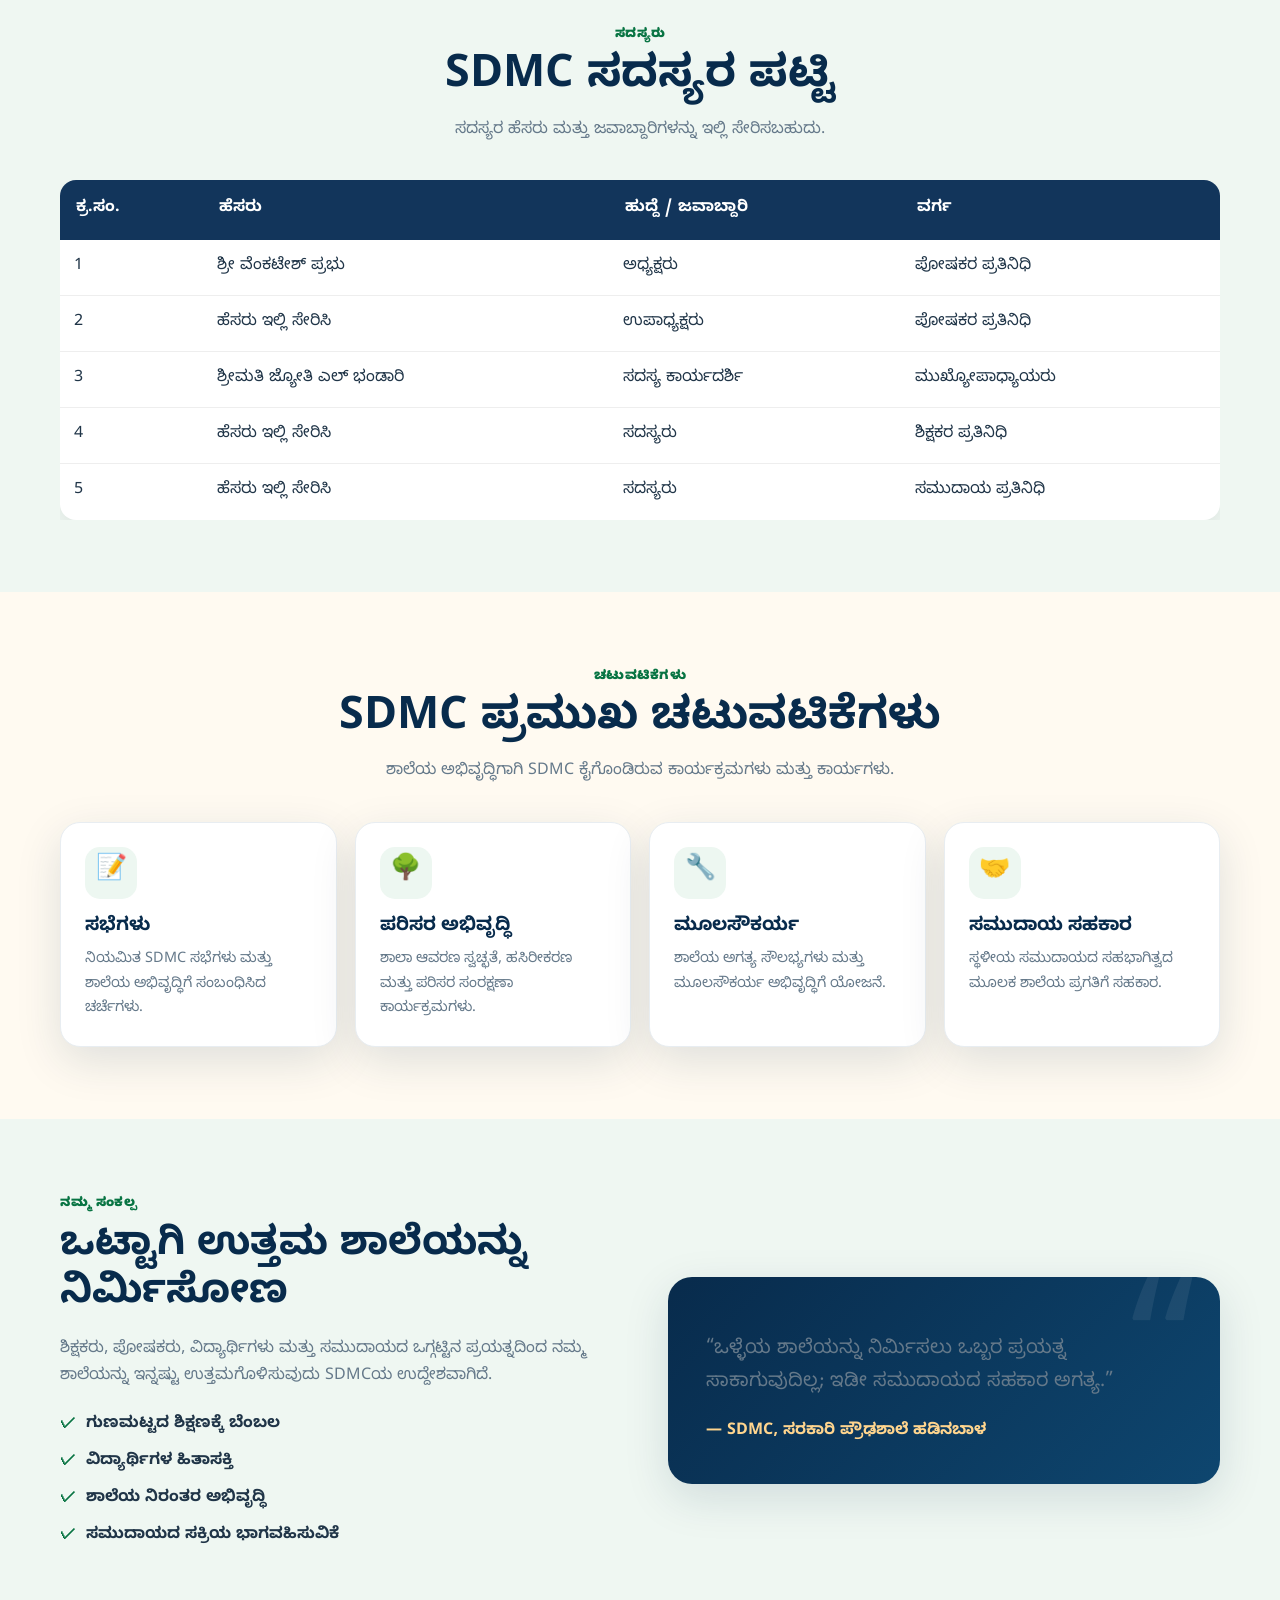
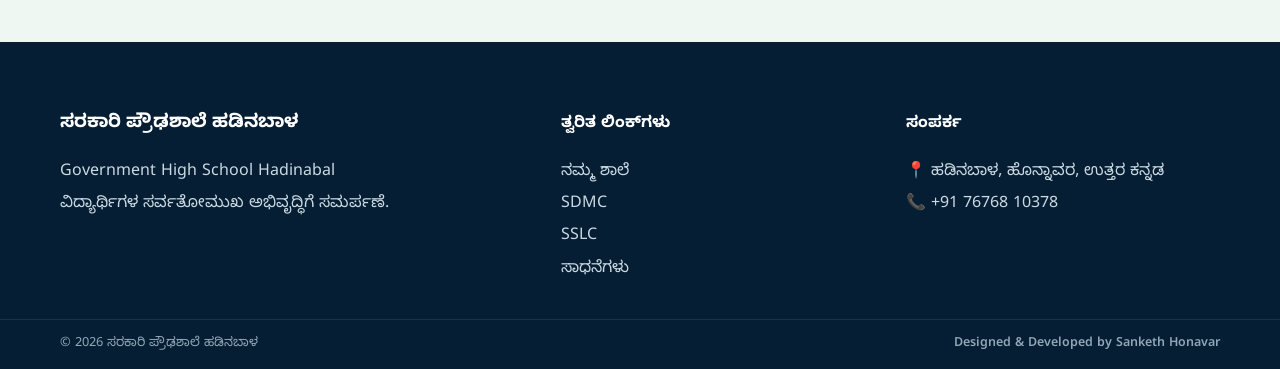
<file: sdmc.html>
<!doctype html>
<html lang="kn">
<head>
<meta charset="utf-8">
<meta name="viewport" content="width=device-width, initial-scale=1">
<meta name="description" content="ಸರಕಾರಿ ಪ್ರೌಢಶಾಲೆ ಹಡಿನಬಾಳ - SDMC ಮಾಹಿತಿ">
<title>SDMC | ಸರಕಾರಿ ಪ್ರೌಢಶಾಲೆ ಹಡಿನಬಾಳ</title>
<link rel="stylesheet" href="assets/css/style.css">
</head>
<body>
<div class="topbar"><div class="wrap"><span>🇮🇳 ಸರಕಾರಿ ಪ್ರೌಢಶಾಲೆ ಹಡಿನಬಾಳ</span><span>ಜ್ಞಾನ • ಶಿಸ್ತು • ಸಾಧನೆ</span></div></div>

<header><div class="wrap head">
<a class="brand" href="index.html"><img class="logo" src="assets/images/emblem.png" alt="ಶಾಲೆಯ ಲಾಂಛನ"><div><div class="school-kn">ಸರಕಾರಿ ಪ್ರೌಢಶಾಲೆ ಹಡಿನಬಾಳ</div><div class="school-en">Government High School Hadinabal</div><div class="motto">ವಿದ್ಯಾರ್ಥಿಗಳ ಭವಿಷ್ಯ — ನಮ್ಮ ಹೊಣೆಗಾರಿಕೆ</div></div></a>
<button class="menu" aria-label="ಮೆನು">☰</button>
<nav class="nav">
<a href="index.html">ಮುಖಪುಟ</a>
<a href="about.html">ನಮ್ಮ ಶಾಲೆ</a>
<a href="staff.html">ಶಿಕ್ಷಕ ವೃಂದ</a>
<a class="active" href="sdmc.html">SDMC</a>
<a href="sslc.html">SSLC</a>
<a href="achievements.html">ಸಾಧನೆಗಳು</a>
<a href="gallery.html">ಗ್ಯಾಲರಿ</a>
<a href="notices.html">ಪ್ರಕಟಣೆಗಳು</a>
<a href="contact.html">ಸಂಪರ್ಕ</a>
</nav></div></header>

<main>
<section class="pagehero"><div class="wrap">
<span class="kicker" style="color:#ffd68a">ಶಾಲಾ ಅಭಿವೃದ್ಧಿ ಮತ್ತು ಮೇಲ್ವಿಚಾರಣಾ ಸಮಿತಿ</span>
<h1>SDMC</h1>
<p>ಶಾಲೆಯ ಅಭಿವೃದ್ಧಿ, ವಿದ್ಯಾರ್ಥಿಗಳ ಕಲ್ಯಾಣ ಮತ್ತು ಸಮುದಾಯದ ಭಾಗವಹಿಸುವಿಕೆಗೆ ಬದ್ಧವಾದ ನಮ್ಮ ಶಾಲಾ ಅಭಿವೃದ್ಧಿ ಮತ್ತು ಮೇಲ್ವಿಚಾರಣಾ ಸಮಿತಿ.</p>
</div></section>

<section class="section"><div class="wrap">
<div class="section-head"><span class="kicker">ಪರಿಚಯ</span><h2>SDMC ಬಗ್ಗೆ</h2><p>SDMC (School Development and Monitoring Committee) ಶಾಲೆಯ ಅಭಿವೃದ್ಧಿ ಮತ್ತು ಪರಿಣಾಮಕಾರಿ ನಿರ್ವಹಣೆಯಲ್ಲಿ ಪ್ರಮುಖ ಪಾತ್ರವಹಿಸುತ್ತದೆ.</p></div>
<div class="split">
<div><h2>ಶಾಲೆ ಮತ್ತು ಸಮುದಾಯದ ನಡುವಿನ ಸೇತುವೆ</h2>
<p>ಶಾಲಾ ಅಭಿವೃದ್ಧಿ ಮತ್ತು ಮೇಲ್ವಿಚಾರಣಾ ಸಮಿತಿಯು ಪೋಷಕರು, ಶಿಕ್ಷಕರು, ಸ್ಥಳೀಯ ಸಮುದಾಯ ಮತ್ತು ಶಾಲಾ ಆಡಳಿತವನ್ನು ಒಟ್ಟುಗೂಡಿಸುವ ಮಹತ್ವದ ವೇದಿಕೆಯಾಗಿದೆ.</p>
<p>ವಿದ್ಯಾರ್ಥಿಗಳ ಗುಣಮಟ್ಟದ ಶಿಕ್ಷಣ, ಶಾಲೆಯ ಮೂಲಸೌಕರ್ಯ ಅಭಿವೃದ್ಧಿ, ಶೈಕ್ಷಣಿಕ ಪ್ರಗತಿ ಮತ್ತು ಶಾಲೆಯ ಸಮಗ್ರ ಬೆಳವಣಿಗೆಗಾಗಿ SDMC ಕಾರ್ಯನಿರ್ವಹಿಸುತ್ತದೆ.</p></div>
<div class="quote"><p>“ಶಾಲೆಯ ಅಭಿವೃದ್ಧಿಗೆ ಶಿಕ್ಷಕರು ಮಾತ್ರವಲ್ಲದೆ ಪೋಷಕರು ಮತ್ತು ಸಮುದಾಯದ ಸಹಭಾಗಿತ್ವವೂ ಅತ್ಯಗತ್ಯ.”</p><strong>— SDMC</strong></div>
</div></div></section>

<section class="section tint"><div class="wrap">
<div class="section-head"><span class="kicker">ಕರ್ತವ್ಯಗಳು</span><h2>SDMC ಪ್ರಮುಖ ಜವಾಬ್ದಾರಿಗಳು</h2><p>ಶಾಲೆಯ ಅಭಿವೃದ್ಧಿ ಮತ್ತು ವಿದ್ಯಾರ್ಥಿಗಳ ಹಿತಾಸಕ್ತಿಗಾಗಿ ಸಮಿತಿಯ ಪ್ರಮುಖ ಕಾರ್ಯಗಳು.</p></div>
<div class="cards">
<article class="card"><div class="icon">🏫</div><h3>ಶಾಲೆಯ ಅಭಿವೃದ್ಧಿ</h3><p>ಶಾಲೆಯ ಮೂಲಸೌಕರ್ಯ ಮತ್ತು ಅಗತ್ಯ ಸೌಲಭ್ಯಗಳ ಅಭಿವೃದ್ಧಿಗೆ ಸಹಕಾರ.</p></article>
<article class="card"><div class="icon">👨‍🎓</div><h3>ವಿದ್ಯಾರ್ಥಿಗಳ ಕಲ್ಯಾಣ</h3><p>ವಿದ್ಯಾರ್ಥಿಗಳ ಶಿಕ್ಷಣ, ಹಾಜರಾತಿ ಮತ್ತು ಸರ್ವತೋಮುಖ ಅಭಿವೃದ್ಧಿಗೆ ಗಮನ.</p></article>
<article class="card"><div class="icon">👨‍👩‍👧‍👦</div><h3>ಪೋಷಕರ ಸಹಭಾಗಿತ್ವ</h3><p>ಶಾಲೆಯ ಚಟುವಟಿಕೆಗಳಲ್ಲಿ ಪೋಷಕರು ಮತ್ತು ಸಮುದಾಯದ ಭಾಗವಹಿಸುವಿಕೆಗೆ ಉತ್ತೇಜನ.</p></article>
<article class="card"><div class="icon">📊</div><h3>ಮೇಲ್ವಿಚಾರಣೆ</h3><p>ಶಾಲೆಯ ಶೈಕ್ಷಣಿಕ ಮತ್ತು ಅಭಿವೃದ್ಧಿ ಚಟುವಟಿಕೆಗಳ ಪರಿಶೀಲನೆ ಮತ್ತು ಮಾರ್ಗದರ್ಶನ.</p></article>
</div></div></section>

<section class="section"><div class="wrap">
<div class="section-head"><span class="kicker">ನಮ್ಮ ಸಮಿತಿ</span><h2>SDMC ಪದಾಧಿಕಾರಿಗಳು</h2><p>ಕೆಳಗಿನ ವಿವರಗಳನ್ನು ನಿಮ್ಮ ಶಾಲೆಯ ನಿಜವಾದ SDMC ಸದಸ್ಯರ ಮಾಹಿತಿಯಿಂದ ನವೀಕರಿಸಿ.</p></div>
<div class="people">
<article class="person"><img src="assets/images/staff-placeholder.svg" alt="ಅಧ್ಯಕ್ಷರ ಚಿತ್ರ"><h3>ಶ್ರೀ ವೆಂಕಟೇಶ್ ಪ್ರಭು</h3><p><strong>ಅಧ್ಯಕ್ಷರು</strong></p><p>SDMC</p></article>
<article class="person"><img src="assets/images/staff-placeholder.svg" alt="ಉಪಾಧ್ಯಕ್ಷರ ಚಿತ್ರ"><h3>ಹೆಸರು ಇಲ್ಲಿ ಸೇರಿಸಿ</h3><p><strong>ಉಪಾಧ್ಯಕ್ಷರು</strong></p><p>SDMC</p></article>
<article class="person"><img src="assets/images/staff-placeholder.svg" alt="ಮುಖ್ಯೋಪಾಧ್ಯಾಯರ ಚಿತ್ರ"><h3>ಶ್ರೀಮತಿ ಜ್ಯೋತಿ ಎಲ್ ಭಂಡಾರಿ</h3><p><strong>ಮುಖ್ಯೋಪಾಧ್ಯಾಯರು</strong></p><p>ಸದಸ್ಯ ಕಾರ್ಯದರ್ಶಿ</p></article>
<article class="person"><img src="assets/images/staff-placeholder.svg" alt="ಸದಸ್ಯರ ಚಿತ್ರ"><h3>ಹೆಸರು ಇಲ್ಲಿ ಸೇರಿಸಿ</h3><p><strong>ಸದಸ್ಯರು</strong></p><p>SDMC</p></article>
</div></div></section>

<section class="section tint"><div class="wrap">
<div class="section-head"><span class="kicker">ಸದಸ್ಯರು</span><h2>SDMC ಸದಸ್ಯರ ಪಟ್ಟಿ</h2><p>ಸದಸ್ಯರ ಹೆಸರು ಮತ್ತು ಜವಾಬ್ದಾರಿಗಳನ್ನು ಇಲ್ಲಿ ಸೇರಿಸಬಹುದು.</p></div>
<div style="overflow-x:auto;">
<table style="width:100%;border-collapse:collapse;background:white;border-radius:16px;overflow:hidden;box-shadow:0 8px 25px rgba(0,0,0,.08);">
<thead><tr style="background:#12355b;color:white;"><th style="padding:16px;text-align:left;">ಕ್ರ.ಸಂ.</th><th style="padding:16px;text-align:left;">ಹೆಸರು</th><th style="padding:16px;text-align:left;">ಹುದ್ದೆ / ಜವಾಬ್ದಾರಿ</th><th style="padding:16px;text-align:left;">ವರ್ಗ</th></tr></thead>
<tbody>
<tr style="border-bottom:1px solid #eee;"><td style="padding:14px;">1</td><td style="padding:14px;">ಶ್ರೀ ವೆಂಕಟೇಶ್ ಪ್ರಭು</td><td style="padding:14px;">ಅಧ್ಯಕ್ಷರು</td><td style="padding:14px;">ಪೋಷಕರ ಪ್ರತಿನಿಧಿ</td></tr>
<tr style="border-bottom:1px solid #eee;"><td style="padding:14px;">2</td><td style="padding:14px;">ಹೆಸರು ಇಲ್ಲಿ ಸೇರಿಸಿ</td><td style="padding:14px;">ಉಪಾಧ್ಯಕ್ಷರು</td><td style="padding:14px;">ಪೋಷಕರ ಪ್ರತಿನಿಧಿ</td></tr>
<tr style="border-bottom:1px solid #eee;"><td style="padding:14px;">3</td><td style="padding:14px;">ಶ್ರೀಮತಿ ಜ್ಯೋತಿ ಎಲ್ ಭಂಡಾರಿ</td><td style="padding:14px;">ಸದಸ್ಯ ಕಾರ್ಯದರ್ಶಿ</td><td style="padding:14px;">ಮುಖ್ಯೋಪಾಧ್ಯಾಯರು</td></tr>
<tr style="border-bottom:1px solid #eee;"><td style="padding:14px;">4</td><td style="padding:14px;">ಹೆಸರು ಇಲ್ಲಿ ಸೇರಿಸಿ</td><td style="padding:14px;">ಸದಸ್ಯರು</td><td style="padding:14px;">ಶಿಕ್ಷಕರ ಪ್ರತಿನಿಧಿ</td></tr>
<tr><td style="padding:14px;">5</td><td style="padding:14px;">ಹೆಸರು ಇಲ್ಲಿ ಸೇರಿಸಿ</td><td style="padding:14px;">ಸದಸ್ಯರು</td><td style="padding:14px;">ಸಮುದಾಯ ಪ್ರತಿನಿಧಿ</td></tr>
<tr style="border-bottom:1px solid #eee;"><td style="padding:14px;">6</td><td style="padding:14px;">ಶ್ರೀ ವೆಂಕಟೇಶ್ ಪ್ರಭು</td><td style="padding:14px;">ಸದಸ್ಯರು</td><td style="padding:14px;">ಪೋಷಕರ ಪ್ರತಿನಿಧಿ</td></tr>
<tr style="border-bottom:1px solid #eee;"><td style="padding:14px;">7</td><td style="padding:14px;">ಹೆಸರು ಇಲ್ಲಿ ಸೇರಿಸಿ</td><td style="padding:14px;">ಸದಸ್ಯರು</td><td style="padding:14px;">ಪೋಷಕರ ಪ್ರತಿನಿಧಿ</td></tr>
<tr style="border-bottom:1px solid #eee;"><td style="padding:14px;">8</td><td style="padding:14px;">ಶ್ರೀಮತಿ ಜ್ಯೋತಿ ಎಲ್ ಭಂಡಾರಿ</td><td style="padding:14px;">ಸದಸ್ಯರು</td><td style="padding:14px;">ಮುಖ್ಯೋಪಾಧ್ಯಾಯರು</td></tr>
<tr style="border-bottom:1px solid #eee;"><td style="padding:14px;">9</td><td style="padding:14px;">ಹೆಸರು ಇಲ್ಲಿ ಸೇರಿಸಿ</td><td style="padding:14px;">ಸದಸ್ಯರು</td><td style="padding:14px;">ಶಿಕ್ಷಕರ ಪ್ರತಿನಿಧಿ</td></tr>

</tbody></table></div></div></section>

<section class="section tint"><div class="wrap">
<div class="section-head"><span class="kicker">ಸದಸ್ಯರು</span><h2>SDMC ಸದಸ್ಯರ ಪಟ್ಟಿ</h2><p>ಸದಸ್ಯರ ಹೆಸರು ಮತ್ತು ಜವಾಬ್ದಾರಿಗಳನ್ನು ಇಲ್ಲಿ ಸೇರಿಸಬಹುದು.</p></div>
<div style="overflow-x:auto;">
<table style="width:100%;border-collapse:collapse;background:white;border-radius:16px;overflow:hidden;box-shadow:0 8px 25px rgba(0,0,0,.08);">
<thead><tr style="background:#12355b;color:white;"><th style="padding:16px;text-align:left;">ಕ್ರ.ಸಂ.</th><th style="padding:16px;text-align:left;">ಹೆಸರು</th><th style="padding:16px;text-align:left;">ಹುದ್ದೆ / ಜವಾಬ್ದಾರಿ</th><th style="padding:16px;text-align:left;">ವರ್ಗ</th></tr></thead>
<tbody>
<tr style="border-bottom:1px solid #eee;"><td style="padding:14px;">1</td><td style="padding:14px;">ಶ್ರೀ ವೆಂಕಟೇಶ್ ಪ್ರಭು</td><td style="padding:14px;">ಅಧ್ಯಕ್ಷರು</td><td style="padding:14px;">ಪೋಷಕರ ಪ್ರತಿನಿಧಿ</td></tr>
<tr style="border-bottom:1px solid #eee;"><td style="padding:14px;">2</td><td style="padding:14px;">ಹೆಸರು ಇಲ್ಲಿ ಸೇರಿಸಿ</td><td style="padding:14px;">ಉಪಾಧ್ಯಕ್ಷರು</td><td style="padding:14px;">ಪೋಷಕರ ಪ್ರತಿನಿಧಿ</td></tr>
<tr style="border-bottom:1px solid #eee;"><td style="padding:14px;">3</td><td style="padding:14px;">ಶ್ರೀಮತಿ ಜ್ಯೋತಿ ಎಲ್ ಭಂಡಾರಿ</td><td style="padding:14px;">ಸದಸ್ಯ ಕಾರ್ಯದರ್ಶಿ</td><td style="padding:14px;">ಮುಖ್ಯೋಪಾಧ್ಯಾಯರು</td></tr>
<tr style="border-bottom:1px solid #eee;"><td style="padding:14px;">4</td><td style="padding:14px;">ಹೆಸರು ಇಲ್ಲಿ ಸೇರಿಸಿ</td><td style="padding:14px;">ಸದಸ್ಯರು</td><td style="padding:14px;">ಶಿಕ್ಷಕರ ಪ್ರತಿನಿಧಿ</td></tr>
<tr><td style="padding:14px;">5</td><td style="padding:14px;">ಹೆಸರು ಇಲ್ಲಿ ಸೇರಿಸಿ</td><td style="padding:14px;">ಸದಸ್ಯರು</td><td style="padding:14px;">ಸಮುದಾಯ ಪ್ರತಿನಿಧಿ</td></tr>
</tbody></table></div></div></section>

<section class="section"><div class="wrap">
<div class="section-head"><span class="kicker">ಚಟುವಟಿಕೆಗಳು</span><h2>SDMC ಪ್ರಮುಖ ಚಟುವಟಿಕೆಗಳು</h2><p>ಶಾಲೆಯ ಅಭಿವೃದ್ಧಿಗಾಗಿ SDMC ಕೈಗೊಂಡಿರುವ ಕಾರ್ಯಕ್ರಮಗಳು ಮತ್ತು ಕಾರ್ಯಗಳು.</p></div>
<div class="cards">
<article class="card"><div class="icon">📝</div><h3>ಸಭೆಗಳು</h3><p>ನಿಯಮಿತ SDMC ಸಭೆಗಳು ಮತ್ತು ಶಾಲೆಯ ಅಭಿವೃದ್ಧಿಗೆ ಸಂಬಂಧಿಸಿದ ಚರ್ಚೆಗಳು.</p></article>
<article class="card"><div class="icon">🌳</div><h3>ಪರಿಸರ ಅಭಿವೃದ್ಧಿ</h3><p>ಶಾಲಾ ಆವರಣ ಸ್ವಚ್ಛತೆ, ಹಸಿರೀಕರಣ ಮತ್ತು ಪರಿಸರ ಸಂರಕ್ಷಣಾ ಕಾರ್ಯಕ್ರಮಗಳು.</p></article>
<article class="card"><div class="icon">🔧</div><h3>ಮೂಲಸೌಕರ್ಯ</h3><p>ಶಾಲೆಯ ಅಗತ್ಯ ಸೌಲಭ್ಯಗಳು ಮತ್ತು ಮೂಲಸೌಕರ್ಯ ಅಭಿವೃದ್ಧಿಗೆ ಯೋಜನೆ.</p></article>
<article class="card"><div class="icon">🤝</div><h3>ಸಮುದಾಯ ಸಹಕಾರ</h3><p>ಸ್ಥಳೀಯ ಸಮುದಾಯದ ಸಹಭಾಗಿತ್ವದ ಮೂಲಕ ಶಾಲೆಯ ಪ್ರಗತಿಗೆ ಸಹಕಾರ.</p></article>
</div></div></section>

<section class="section tint"><div class="wrap split">
<div><span class="kicker">ನಮ್ಮ ಸಂಕಲ್ಪ</span><h2>ಒಟ್ಟಾಗಿ ಉತ್ತಮ ಶಾಲೆಯನ್ನು ನಿರ್ಮಿಸೋಣ</h2><p>ಶಿಕ್ಷಕರು, ಪೋಷಕರು, ವಿದ್ಯಾರ್ಥಿಗಳು ಮತ್ತು ಸಮುದಾಯದ ಒಗ್ಗಟ್ಟಿನ ಪ್ರಯತ್ನದಿಂದ ನಮ್ಮ ಶಾಲೆಯನ್ನು ಇನ್ನಷ್ಟು ಉತ್ತಮಗೊಳಿಸುವುದು SDMCಯ ಉದ್ದೇಶವಾಗಿದೆ.</p>
<div class="checks"><div class="check"><b>✓</b> ಗುಣಮಟ್ಟದ ಶಿಕ್ಷಣಕ್ಕೆ ಬೆಂಬಲ</div><div class="check"><b>✓</b> ವಿದ್ಯಾರ್ಥಿಗಳ ಹಿತಾಸಕ್ತಿ</div><div class="check"><b>✓</b> ಶಾಲೆಯ ನಿರಂತರ ಅಭಿವೃದ್ಧಿ</div><div class="check"><b>✓</b> ಸಮುದಾಯದ ಸಕ್ರಿಯ ಭಾಗವಹಿಸುವಿಕೆ</div></div></div>
<div class="quote"><p>“ಒಳ್ಳೆಯ ಶಾಲೆಯನ್ನು ನಿರ್ಮಿಸಲು ಒಬ್ಬರ ಪ್ರಯತ್ನ ಸಾಕಾಗುವುದಿಲ್ಲ; ಇಡೀ ಸಮುದಾಯದ ಸಹಕಾರ ಅಗತ್ಯ.”</p><strong>— SDMC, ಸರಕಾರಿ ಪ್ರೌಢಶಾಲೆ ಹಡಿನಬಾಳ</strong></div>
</div></section>
</main>

<footer class="footer"><div class="wrap footer-grid">
<div><h3>ಸರಕಾರಿ ಪ್ರೌಢಶಾಲೆ ಹಡಿನಬಾಳ</h3><p>Government High School Hadinabal</p><p>ವಿದ್ಯಾರ್ಥಿಗಳ ಸರ್ವತೋಮುಖ ಅಭಿವೃದ್ಧಿಗೆ ಸಮರ್ಪಣೆ.</p></div>
<div><h4>ತ್ವರಿತ ಲಿಂಕ್‌ಗಳು</h4><p><a href="about.html">ನಮ್ಮ ಶಾಲೆ</a></p><p><a href="sdmc.html">SDMC</a></p><p><a href="sslc.html">SSLC</a></p><p><a href="achievements.html">ಸಾಧನೆಗಳು</a></p></div>
<div><h4>ಸಂಪರ್ಕ</h4><p>📍 ಹಡಿನಬಾಳ, ಹೊನ್ನಾವರ, ಉತ್ತರ ಕನ್ನಡ</p><p>📞 +91 76768 10378</p></div>
</div><div class="bottom">
  <div class="wrap bottom-inner">
    <span>© <span id="year"></span> ಸರಕಾರಿ ಪ್ರೌಢಶಾಲೆ ಹಡಿನಬಾಳ</span>
    <span class="designer-credit">Designed & Developed by Sanketh Honavar</span>
  </div>
</div></footer>
<script src="assets/js/main.js"></script>
</body>
</html>
</file>
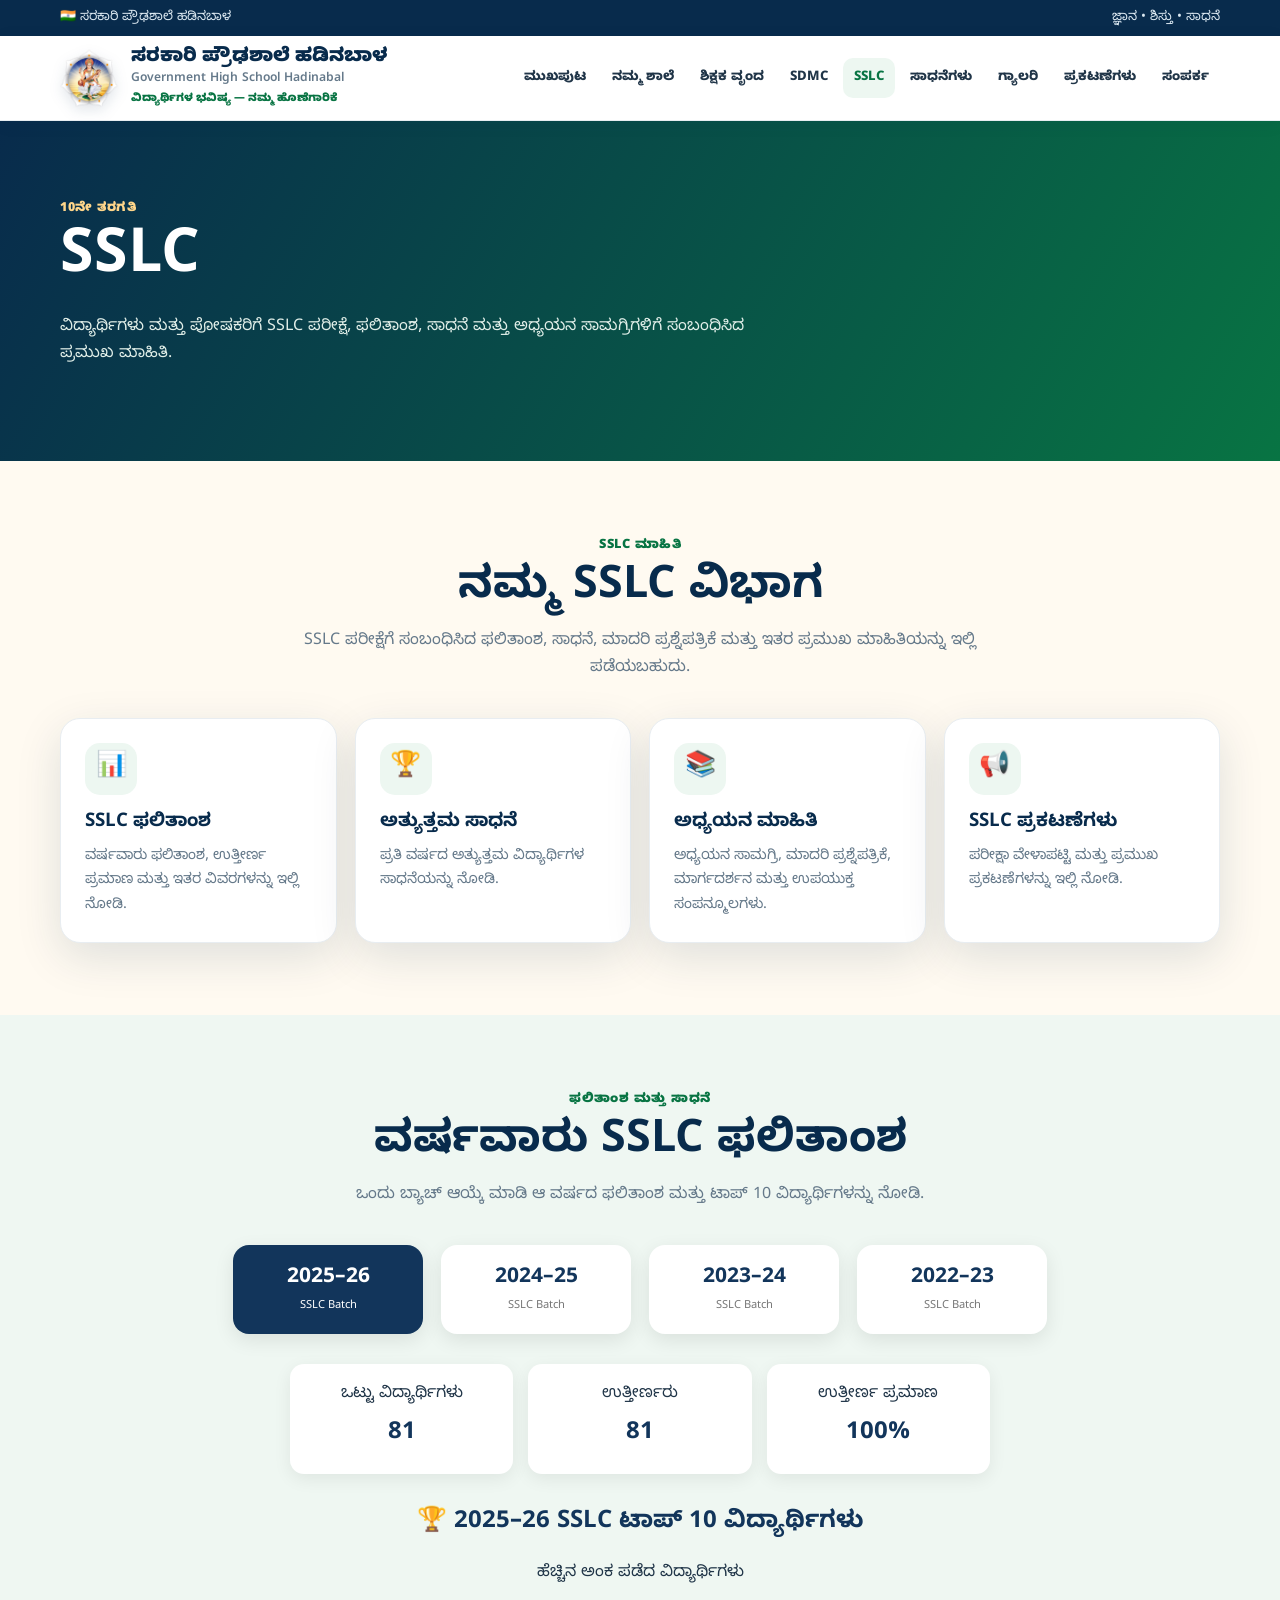
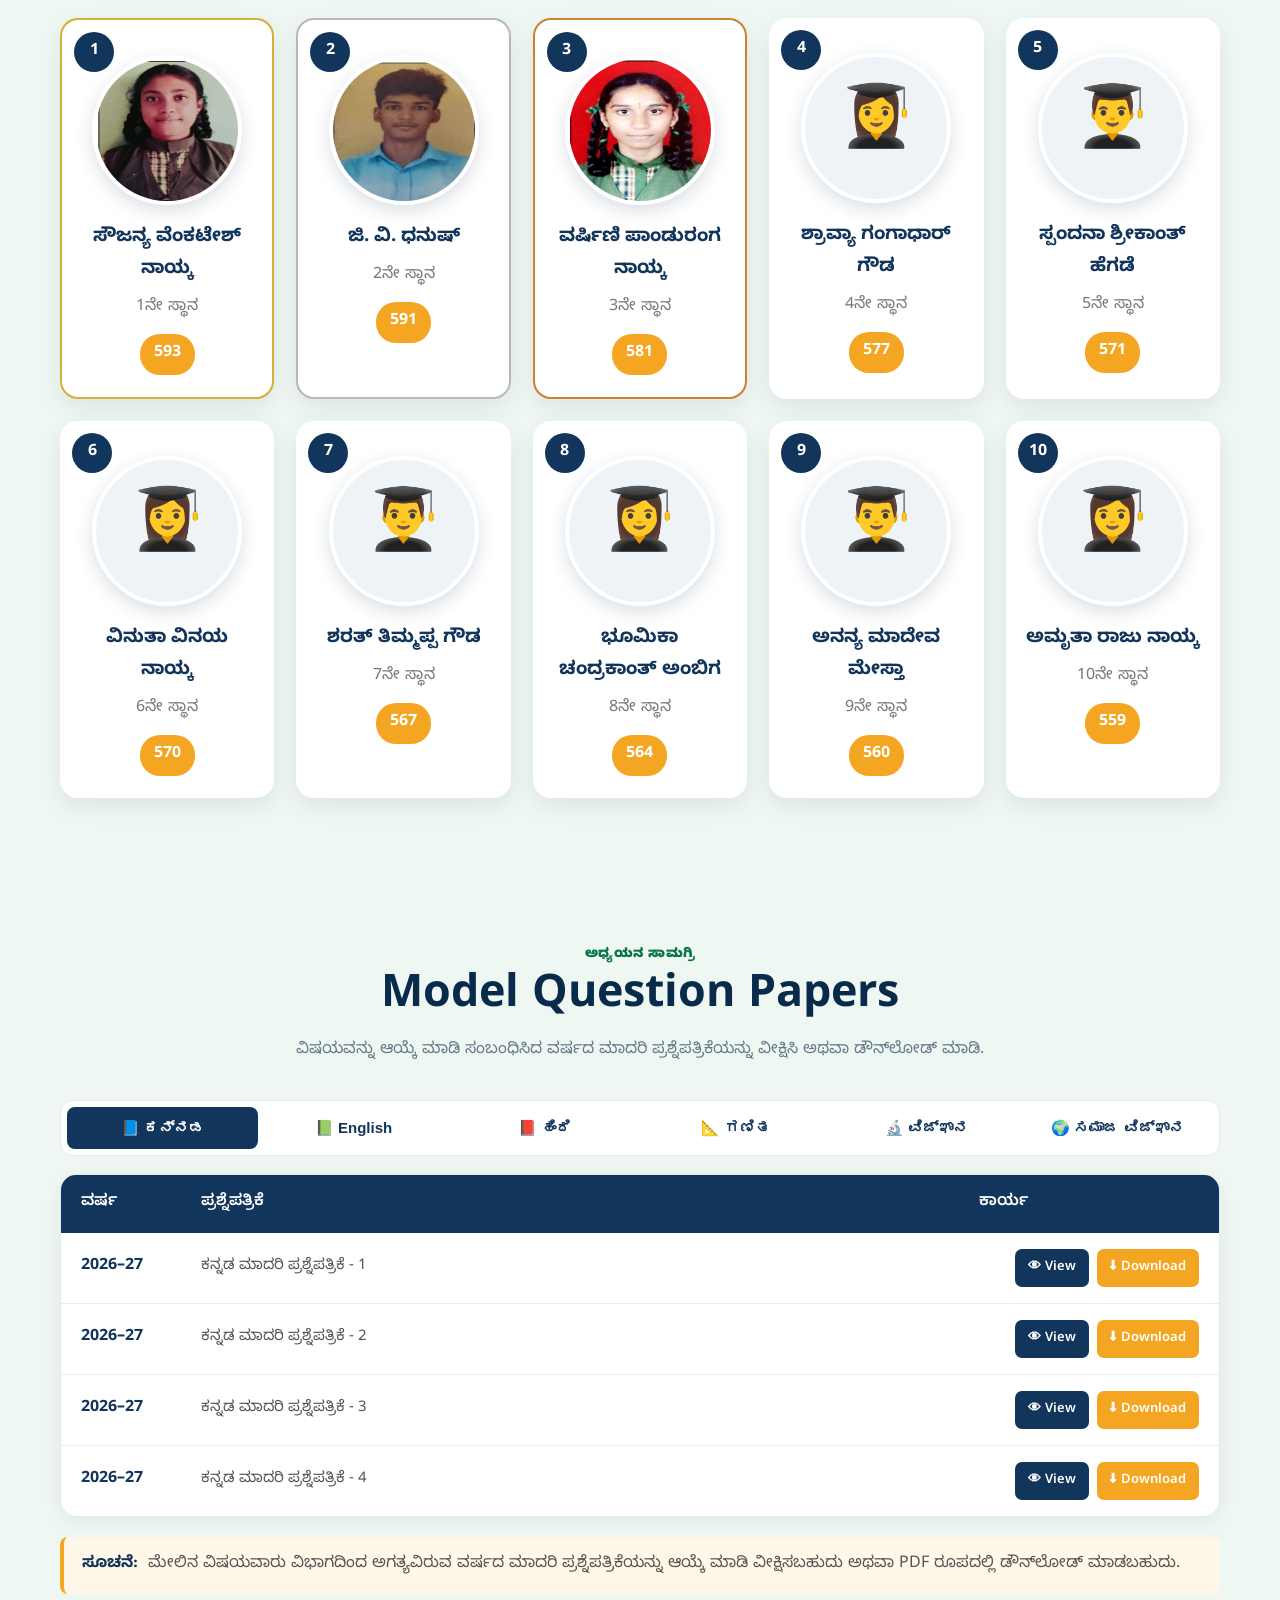
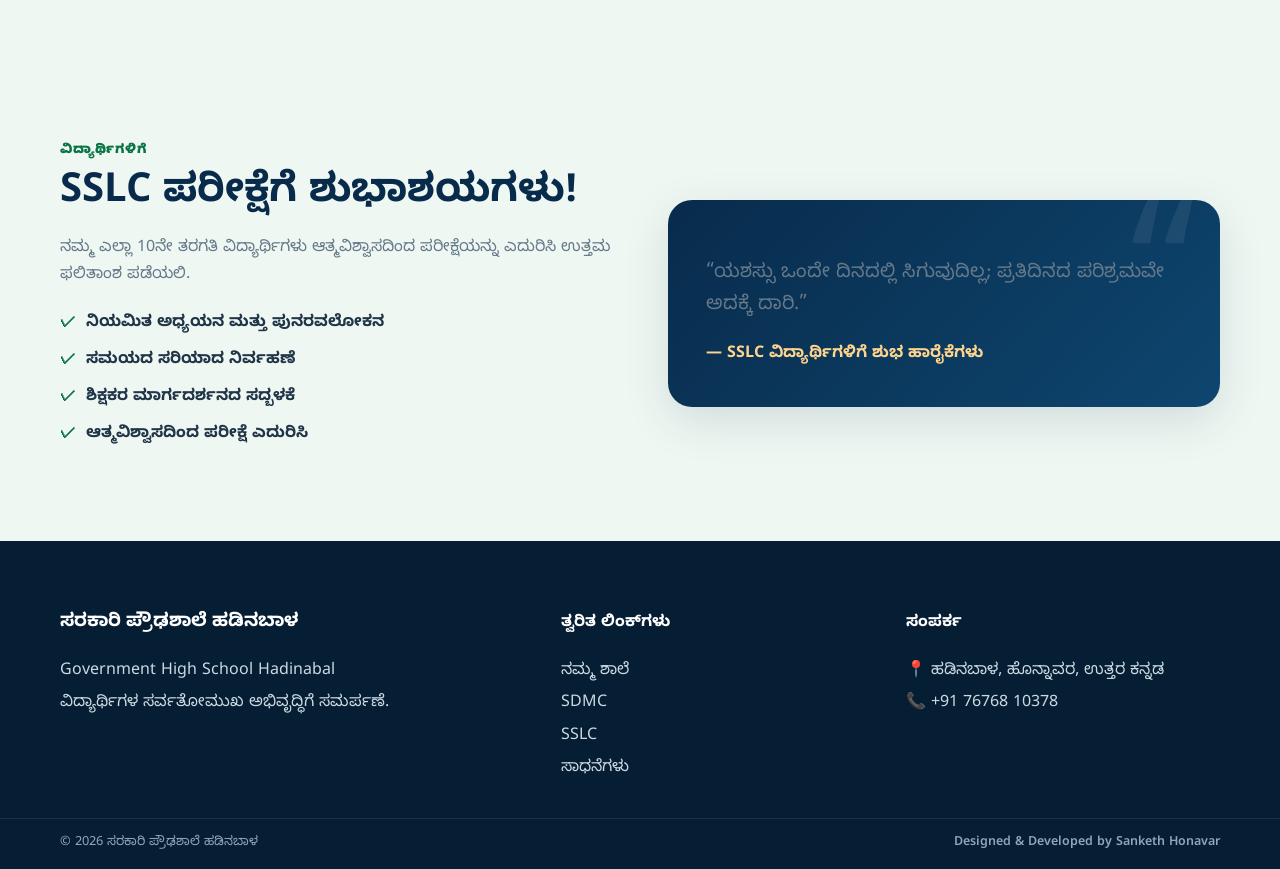
<file: sslc.html>
<!doctype html>

<html lang="kn">

<head>

<meta charset="utf-8">

<meta name="viewport" content="width=device-width,initial-scale=1">

<meta
name="description"
content="ಸರಕಾರಿ ಪ್ರೌಢಶಾಲೆ ಹಡಿನಬಾಳ - SSLC ಫಲಿತಾಂಶ, ಸಾಧನೆ ಮತ್ತು ಮಾದರಿ ಪ್ರಶ್ನೆಪತ್ರಿಕೆಗಳು">

<title>
SSLC | ಸರಕಾರಿ ಪ್ರೌಢಶಾಲೆ ಹಡಿನಬಾಳ
</title>

<link rel="stylesheet" href="assets/css/style.css">


<style>

/* =====================================================
   SSLC BATCH BUTTONS
===================================================== */

.batch-buttons{
  display:flex;
  flex-wrap:wrap;
  gap:18px;
  justify-content:center;
  margin:35px 0 30px;
}

.batch-btn{
  border:none;
  background:#fff;
  padding:20px 28px;
  border-radius:16px;
  cursor:pointer;
  box-shadow:0 6px 20px rgba(0,0,0,.09);
  transition:.3s;
  min-width:190px;
  font-family:inherit;
}

.batch-btn:hover{
  transform:translateY(-5px);
  box-shadow:0 12px 28px rgba(0,0,0,.14);
}

.batch-btn span{
  display:block;
  font-size:21px;
  font-weight:700;
  color:#12355b;
}

.batch-btn small{
  display:block;
  margin-top:6px;
  color:#777;
}

.batch-btn.active{
  background:#12355b;
}

.batch-btn.active span,
.batch-btn.active small{
  color:#fff;
}


/* =====================================================
   BATCH CONTENT
===================================================== */

.batch-content{
  display:none;
  animation:fadeIn .4s ease;
}

.batch-content.active{
  display:block;
}


/* =====================================================
   FADE ANIMATION
===================================================== */

@keyframes fadeIn{

  from{
    opacity:0;
    transform:translateY(15px);
  }

  to{
    opacity:1;
    transform:translateY(0);
  }

}


/* =====================================================
   BATCH TITLE
===================================================== */

.batch-title{
  text-align:center;
  margin:30px 0;
}

.batch-title h2{
  color:#12355b;
  margin-bottom:8px;
}


/* =====================================================
   TOP STUDENTS
===================================================== */

.top-students{
  display:grid;
  grid-template-columns:repeat(auto-fit,minmax(210px,1fr));
  gap:22px;
}

.student-rank{
  position:relative;
  background:#fff;
  text-align:center;
  padding:30px 18px 22px;
  border-radius:18px;
  box-shadow:0 8px 25px rgba(0,0,0,.08);
  transition:.3s;
}

.student-rank:hover{
  transform:translateY(-7px);
  box-shadow:0 15px 35px rgba(0,0,0,.14);
}

.rank{
  position:absolute;
  top:12px;
  left:12px;
  background:#12355b;
  color:#fff;
  width:40px;
  height:40px;
  border-radius:50%;
  display:flex;
  align-items:center;
  justify-content:center;
  font-weight:bold;
}


/* =====================================================
   STUDENT PHOTO
===================================================== */

.student-photo{
  width:150px;
  height:150px;
  margin:5px auto 18px;
  border-radius:50%;
  background:#eef3f8;
  display:flex;
  align-items:center;
  justify-content:center;
  font-size:60px;
  object-fit:cover;
  object-position:center;
  border:4px solid #fff;
  box-shadow:0 6px 18px rgba(8,43,76,.15);
}

.student-rank h3{
  color:#12355b;
  margin:8px 0;
}

.student-rank p{
  color:#777;
  margin:6px 0 12px;
}

.student-rank strong{
  display:inline-block;
  background:#f4a622;
  color:#fff;
  padding:7px 14px;
  border-radius:20px;
}

.student-rank.first{
  border:2px solid #d4af37;
}

.student-rank.second{
  border:2px solid #b8b8b8;
}

.student-rank.third{
  border:2px solid #cd7f32;
}


/* =====================================================
   RESULT BOX
===================================================== */

.batch-result{
  max-width:700px;
  margin:0 auto 30px;
  display:grid;
  grid-template-columns:repeat(3,1fr);
  gap:15px;
}

.result-box{
  background:#fff;
  text-align:center;
  padding:18px 10px;
  border-radius:14px;
  box-shadow:0 5px 18px rgba(0,0,0,.07);
}

.result-box strong{
  display:block;
  color:#12355b;
  font-size:24px;
  margin-top:6px;
}


/* =====================================================
   MODEL QUESTION PAPERS
===================================================== */

.paper-years{
  display:flex;
  flex-wrap:wrap;
  justify-content:center;
  gap:12px;
  margin:30px 0;
}

.paper-year{
  border:none;
  background:#fff;
  color:#12355b;
  padding:12px 24px;
  border-radius:25px;
  cursor:pointer;
  font-family:inherit;
  font-weight:700;
  box-shadow:0 5px 16px rgba(0,0,0,.08);
  transition:.3s;
}

.paper-year:hover{
  transform:translateY(-3px);
  box-shadow:0 9px 22px rgba(0,0,0,.12);
}

.paper-year.active{
  background:#12355b;
  color:#fff;
}


/* =====================================================
   MODEL PAPER CONTENT
===================================================== */

.paper-year-content{
  display:none;
  animation:fadeIn .4s ease;
}

.paper-year-content.active{
  display:block;
}


/* =====================================================
   MODEL PAPER GRID
===================================================== */

.model-papers{
  display:grid;
  grid-template-columns:repeat(auto-fit,minmax(240px,1fr));
  gap:20px;
}


/* =====================================================
   PAPER CARD
===================================================== */

.paper-card{
  background:#fff;
  padding:25px 20px;
  border-radius:18px;
  text-align:center;
  border:1px solid #eef2f6;
  box-shadow:0 7px 24px rgba(0,0,0,.08);
  transition:.3s;
}

.paper-card:hover{
  transform:translateY(-6px);
  box-shadow:0 14px 32px rgba(0,0,0,.13);
}

.paper-icon{
  width:65px;
  height:65px;
  margin:0 auto 15px;
  border-radius:16px;
  background:#eef3f8;
  display:flex;
  align-items:center;
  justify-content:center;
  font-size:32px;
}

.paper-card h3{
  color:#12355b;
  margin:8px 0;
  font-size:20px;
}

.paper-card p{
  color:#777;
  font-size:14px;
  margin:6px 0 18px;
}


/* =====================================================
   PAPER BUTTONS
===================================================== */

.paper-buttons{
  display:flex;
  justify-content:center;
  gap:10px;
  flex-wrap:wrap;
}

.paper-btn{
  display:inline-block;
  text-decoration:none;
  padding:9px 15px;
  border-radius:20px;
  font-size:14px;
  font-weight:600;
  transition:.3s;
}

.paper-btn.view{
  background:#12355b;
  color:#fff;
}

.paper-btn.download{
  background:#f4a622;
  color:#fff;
}

.paper-btn:hover{
  transform:translateY(-2px);
  opacity:.9;
}


/* =====================================================
   NOTE
===================================================== */

.note{
  display:block;
  width:100%;
  margin:20px 0 0;
  padding:15px 18px;
  box-sizing:border-box;

  background:#fff8e8;
  border-left:4px solid #f4a622;
  border-radius:8px;

  color:#555;
  line-height:1.7;
  text-align:left;
}

.note strong{
  display:inline;
  color:#12355b;
  margin-right:5px;
}

/* =====================================================
   MOBILE
===================================================== */

@media(max-width:600px){

  .batch-buttons{
    gap:10px;
  }

  .batch-btn{
    min-width:140px;
    padding:16px 12px;
  }

  .top-students{
    grid-template-columns:repeat(2,1fr);
    gap:14px;
  }

  .student-rank{
    padding:25px 8px 18px;
  }

  .student-photo{
    width:120px;
    height:120px;
    font-size:50px;
  }

  .student-rank h3{
    font-size:15px;
  }

  .batch-result{
    gap:8px;
  }

  .result-box{
    padding:12px 5px;
    font-size:13px;
  }

  .result-box strong{
    font-size:18px;
  }

  .model-papers{
    grid-template-columns:1fr;
    gap:14px;
  }

  .paper-card{
    padding:20px 15px;
  }

  .paper-years{
    gap:8px;
  }

  .paper-year{
    padding:10px 17px;
    font-size:14px;
  }

}

</style>

</head>


<body>


<!-- =====================================================
     TOP BAR
===================================================== -->

<div class="topbar">

  <div class="wrap">

    <span>
      🇮🇳 ಸರಕಾರಿ ಪ್ರೌಢಶಾಲೆ ಹಡಿನಬಾಳ
    </span>

    <span>
      ಜ್ಞಾನ • ಶಿಸ್ತು • ಸಾಧನೆ
    </span>

  </div>

</div>


<!-- =====================================================
     HEADER
===================================================== -->

<header>

<div class="wrap head">

<a class="brand" href="index.html">

<img
 class="logo"
 src="assets/images/emblem.png"
 alt="ಶಾಲೆಯ ಲಾಂಛನ">

<div>

<div class="school-kn">
  ಸರಕಾರಿ ಪ್ರೌಢಶಾಲೆ ಹಡಿನಬಾಳ
</div>

<div class="school-en">
  Government High School Hadinabal
</div>

<div class="motto">
  ವಿದ್ಯಾರ್ಥಿಗಳ ಭವಿಷ್ಯ — ನಮ್ಮ ಹೊಣೆಗಾರಿಕೆ
</div>

</div>

</a>


<button
class="menu"
aria-label="ಮೆನು">

☰

</button>


<nav class="nav">

<a href="index.html">
  ಮುಖಪುಟ
</a>

<a href="about.html">
  ನಮ್ಮ ಶಾಲೆ
</a>

<a href="staff.html">
  ಶಿಕ್ಷಕ ವೃಂದ
</a>

<a href="sdmc.html">
  SDMC
</a>

<a class="active" href="sslc.html">
  SSLC
</a>

<a href="achievements.html">
  ಸಾಧನೆಗಳು
</a>

<a href="gallery.html">
  ಗ್ಯಾಲರಿ
</a>

<a href="notices.html">
  ಪ್ರಕಟಣೆಗಳು
</a>

<a href="contact.html">
  ಸಂಪರ್ಕ
</a>

</nav>

</div>

</header>


<main>


<!-- =====================================================
     HERO
===================================================== -->

<section class="pagehero">

<div class="wrap">

<span
class="kicker"
style="color:#ffd68a">

10ನೇ ತರಗತಿ

</span>

<h1>
  SSLC
</h1>

<p>
  ವಿದ್ಯಾರ್ಥಿಗಳು ಮತ್ತು ಪೋಷಕರಿಗೆ SSLC ಪರೀಕ್ಷೆ,
  ಫಲಿತಾಂಶ, ಸಾಧನೆ ಮತ್ತು ಅಧ್ಯಯನ ಸಾಮಗ್ರಿಗಳಿಗೆ
  ಸಂಬಂಧಿಸಿದ ಪ್ರಮುಖ ಮಾಹಿತಿ.
</p>

</div>

</section>


<!-- =====================================================
     SSLC INFORMATION
===================================================== -->

<section class="section">

<div class="wrap">

<div class="section-head">

<span class="kicker">
  SSLC ಮಾಹಿತಿ
</span>

<h2>
  ನಮ್ಮ SSLC ವಿಭಾಗ
</h2>

<p>
  SSLC ಪರೀಕ್ಷೆಗೆ ಸಂಬಂಧಿಸಿದ ಫಲಿತಾಂಶ,
  ಸಾಧನೆ, ಮಾದರಿ ಪ್ರಶ್ನೆಪತ್ರಿಕೆ ಮತ್ತು
  ಇತರ ಪ್ರಮುಖ ಮಾಹಿತಿಯನ್ನು ಇಲ್ಲಿ ಪಡೆಯಬಹುದು.
</p>

</div>


<div class="cards">


<article class="card">

<div class="icon">
  📊
</div>

<h3>
  SSLC ಫಲಿತಾಂಶ
</h3>

<p>
  ವರ್ಷವಾರು ಫಲಿತಾಂಶ, ಉತ್ತೀರ್ಣ ಪ್ರಮಾಣ
  ಮತ್ತು ಇತರ ವಿವರಗಳನ್ನು ಇಲ್ಲಿ ನೋಡಿ.
</p>

</article>


<article class="card">

<div class="icon">
  🏆
</div>

<h3>
  ಅತ್ಯುತ್ತಮ ಸಾಧನೆ
</h3>

<p>
  ಪ್ರತಿ ವರ್ಷದ ಅತ್ಯುತ್ತಮ ವಿದ್ಯಾರ್ಥಿಗಳ
  ಸಾಧನೆಯನ್ನು ನೋಡಿ.
</p>

</article>


<article class="card">

<div class="icon">
  📚
</div>

<h3>
  ಅಧ್ಯಯನ ಮಾಹಿತಿ
</h3>

<p>
  ಅಧ್ಯಯನ ಸಾಮಗ್ರಿ, ಮಾದರಿ ಪ್ರಶ್ನೆಪತ್ರಿಕೆ,
  ಮಾರ್ಗದರ್ಶನ ಮತ್ತು ಉಪಯುಕ್ತ ಸಂಪನ್ಮೂಲಗಳು.
</p>

</article>


<article class="card">

<div class="icon">
  📢
</div>

<h3>
  SSLC ಪ್ರಕಟಣೆಗಳು
</h3>

<p>
  ಪರೀಕ್ಷಾ ವೇಳಾಪಟ್ಟಿ ಮತ್ತು ಪ್ರಮುಖ
  ಪ್ರಕಟಣೆಗಳನ್ನು ಇಲ್ಲಿ ನೋಡಿ.
</p>

</article>


</div>

</div>

</section>


<!-- =====================================================
     BATCH RESULTS
===================================================== -->

<section class="section tint">

<div class="wrap">


<div class="section-head">

<span class="kicker">
  ಫಲಿತಾಂಶ ಮತ್ತು ಸಾಧನೆ
</span>

<h2>
  ವರ್ಷವಾರು SSLC ಫಲಿತಾಂಶ
</h2>

<p>
  ಒಂದು ಬ್ಯಾಚ್ ಆಯ್ಕೆ ಮಾಡಿ ಆ ವರ್ಷದ ಫಲಿತಾಂಶ
  ಮತ್ತು ಟಾಪ್ 10 ವಿದ್ಯಾರ್ಥಿಗಳನ್ನು ನೋಡಿ.
</p>

</div>


<!-- =====================================================
     BATCH BUTTONS
===================================================== -->

<div class="batch-buttons">


<button
class="batch-btn active"
onclick="showBatch('batch2025', this)">

<span>
  2025–26
</span>

<small>
  SSLC Batch
</small>

</button>


<button
class="batch-btn"
onclick="showBatch('batch2024', this)">

<span>
  2024–25
</span>

<small>
  SSLC Batch
</small>

</button>


<button
class="batch-btn"
onclick="showBatch('batch2023', this)">

<span>
  2023–24
</span>

<small>
  SSLC Batch
</small>

</button>


<button
class="batch-btn"
onclick="showBatch('batch2022', this)">

<span>
  2022–23
</span>

<small>
  SSLC Batch
</small>

</button>


</div>


<!-- =====================================================
     2025–26
===================================================== -->

<div
id="batch2025"
class="batch-content active">


<div class="batch-result">


<div class="result-box">

ಒಟ್ಟು ವಿದ್ಯಾರ್ಥಿಗಳು

<strong>
81
</strong>

</div>


<div class="result-box">

ಉತ್ತೀರ್ಣರು

<strong>
81
</strong>

</div>


<div class="result-box">

ಉತ್ತೀರ್ಣ ಪ್ರಮಾಣ

<strong>
100%
</strong>

</div>


</div>


<div class="batch-title">

<h2>
  🏆 2025–26 SSLC ಟಾಪ್ 10 ವಿದ್ಯಾರ್ಥಿಗಳು
</h2>

<p>
  ಹೆಚ್ಚಿನ ಅಂಕ ಪಡೆದ ವಿದ್ಯಾರ್ಥಿಗಳು
</p>

</div>


<div class="top-students">


<!-- 1 -->

<article class="student-rank first">

<div class="rank">
1
</div>

<img
class="student-photo"
src="assets/images/students/b25/student1.png"
alt="ಸೌಜನ್ಯ ವೆಂಕಟೇಶ್ ನಾಯ್ಕ">

<h3>
ಸೌಜನ್ಯ ವೆಂಕಟೇಶ್ ನಾಯ್ಕ
</h3>

<p>
1ನೇ ಸ್ಥಾನ
</p>

<strong>
593
</strong>

</article>


<!-- 2 -->

<article class="student-rank second">

<div class="rank">
2
</div>

<img
class="student-photo"
src="assets/images/students/b25/student2.png"
alt="ಜಿ. ವಿ. ಧನುಷ್">

<h3>
ಜಿ. ವಿ. ಧನುಷ್
</h3>

<p>
2ನೇ ಸ್ಥಾನ
</p>

<strong>
591
</strong>

</article>


<!-- 3 -->

<article class="student-rank third">

<div class="rank">
3
</div>

<img
class="student-photo"
src="assets/images/students/b25/student3.png"
alt="ವರ್ಷಿಣಿ ಪಾಂಡುರಂಗ ನಾಯ್ಕ">

<h3>
ವರ್ಷಿಣಿ ಪಾಂಡುರಂಗ ನಾಯ್ಕ
</h3>

<p>
3ನೇ ಸ್ಥಾನ
</p>

<strong>
581
</strong>

</article>


<!-- 4 -->

<article class="student-rank">

<div class="rank">
4
</div>

<div class="student-photo">
👩‍🎓
</div>

<h3>
ಶ್ರಾವ್ಯಾ ಗಂಗಾಧಾರ್ ಗೌಡ
</h3>

<p>
4ನೇ ಸ್ಥಾನ
</p>

<strong>
577
</strong>

</article>


<!-- 5 -->

<article class="student-rank">

<div class="rank">
5
</div>

<div class="student-photo">
👨‍🎓
</div>

<h3>
ಸ್ಪಂದನಾ ಶ್ರೀಕಾಂತ್ ಹೆಗಡೆ
</h3>

<p>
5ನೇ ಸ್ಥಾನ
</p>

<strong>
571
</strong>

</article>


<!-- 6 -->

<article class="student-rank">

<div class="rank">
6
</div>

<div class="student-photo">
👩‍🎓
</div>

<h3>
ವಿನುತಾ ವಿನಯ ನಾಯ್ಕ
</h3>

<p>
6ನೇ ಸ್ಥಾನ
</p>

<strong>
570
</strong>

</article>


<!-- 7 -->

<article class="student-rank">

<div class="rank">
7
</div>

<div class="student-photo">
👨‍🎓
</div>

<h3>
ಶರತ್ ತಿಮ್ಮಪ್ಪ ಗೌಡ
</h3>

<p>
7ನೇ ಸ್ಥಾನ
</p>

<strong>
567
</strong>

</article>


<!-- 8 -->

<article class="student-rank">

<div class="rank">
8
</div>

<div class="student-photo">
👩‍🎓
</div>

<h3>
ಭೂಮಿಕಾ ಚಂದ್ರಕಾಂತ್ ಅಂಬಿಗ
</h3>

<p>
8ನೇ ಸ್ಥಾನ
</p>

<strong>
564
</strong>

</article>


<!-- 9 -->

<article class="student-rank">

<div class="rank">
9
</div>

<div class="student-photo">
👨‍🎓
</div>

<h3>
ಅನನ್ಯ ಮಾದೇವ ಮೇಸ್ತಾ
</h3>

<p>
9ನೇ ಸ್ಥಾನ
</p>

<strong>
560
</strong>

</article>


<!-- 10 -->

<article class="student-rank">

<div class="rank">
10
</div>

<div class="student-photo">
👩‍🎓
</div>

<h3>
ಅಮೃತಾ ರಾಜು ನಾಯ್ಕ
</h3>

<p>
10ನೇ ಸ್ಥಾನ
</p>

<strong>
559
</strong>

</article>


</div>

</div>


<!-- =====================================================
     2024–25
===================================================== -->

<div
id="batch2024"
class="batch-content">


<div class="batch-result">

<div class="result-box">
ಒಟ್ಟು ವಿದ್ಯಾರ್ಥಿಗಳು
<strong>81</strong>
</div>

<div class="result-box">
ಉತ್ತೀರ್ಣರು
<strong>81</strong>
</div>

<div class="result-box">
ಉತ್ತೀರ್ಣ ಪ್ರಮಾಣ
<strong>100%</strong>
</div>

</div>


<div class="batch-title">

<h2>
🏆 2024–25 SSLC ಟಾಪ್ 10 ವಿದ್ಯಾರ್ಥಿಗಳು
</h2>

<p>
ಹೆಚ್ಚಿನ ಅಂಕ ಪಡೆದ ವಿದ್ಯಾರ್ಥಿಗಳು
</p>

</div>


<div class="top-students">

<!-- Replace these placeholder students with actual 2024–25 data -->

<article class="student-rank first">

<div class="rank">1</div>

<div class="student-photo">
👩‍🎓
</div>

<h3>
ವಿದ್ಯಾರ್ಥಿ ಹೆಸರು
</h3>

<p>
1ನೇ ಸ್ಥಾನ
</p>

<strong>
000
</strong>

</article>


<article class="student-rank second">

<div class="rank">2</div>

<div class="student-photo">
👨‍🎓
</div>

<h3>
ವಿದ್ಯಾರ್ಥಿ ಹೆಸರು
</h3>

<p>
2ನೇ ಸ್ಥಾನ
</p>

<strong>
000
</strong>

</article>


<article class="student-rank third">

<div class="rank">3</div>

<div class="student-photo">
👩‍🎓
</div>

<h3>
ವಿದ್ಯಾರ್ಥಿ ಹೆಸರು
</h3>

<p>
3ನೇ ಸ್ಥಾನ
</p>

<strong>
000
</strong>

</article>


<article class="student-rank">

<div class="rank">4</div>

<div class="student-photo">
👨‍🎓
</div>

<h3>
ವಿದ್ಯಾರ್ಥಿ ಹೆಸರು
</h3>

<p>
4ನೇ ಸ್ಥಾನ
</p>

<strong>
000
</strong>

</article>


<article class="student-rank">

<div class="rank">5</div>

<div class="student-photo">
👩‍🎓
</div>

<h3>
ವಿದ್ಯಾರ್ಥಿ ಹೆಸರು
</h3>

<p>
5ನೇ ಸ್ಥಾನ
</p>

<strong>
000
</strong>

</article>


<article class="student-rank">

<div class="rank">6</div>

<div class="student-photo">
👨‍🎓
</div>

<h3>
ವಿದ್ಯಾರ್ಥಿ ಹೆಸರು
</h3>

<p>
6ನೇ ಸ್ಥಾನ
</p>

<strong>
000
</strong>

</article>


<article class="student-rank">

<div class="rank">7</div>

<div class="student-photo">
👩‍🎓
</div>

<h3>
ವಿದ್ಯಾರ್ಥಿ ಹೆಸರು
</h3>

<p>
7ನೇ ಸ್ಥಾನ
</p>

<strong>
000
</strong>

</article>


<article class="student-rank">

<div class="rank">8</div>

<div class="student-photo">
👨‍🎓
</div>

<h3>
ವಿದ್ಯಾರ್ಥಿ ಹೆಸರು
</h3>

<p>
8ನೇ ಸ್ಥಾನ
</p>

<strong>
000
</strong>

</article>


<article class="student-rank">

<div class="rank">9</div>

<div class="student-photo">
👩‍🎓
</div>

<h3>
ವಿದ್ಯಾರ್ಥಿ ಹೆಸರು
</h3>

<p>
9ನೇ ಸ್ಥಾನ
</p>

<strong>
000
</strong>

</article>


<article class="student-rank">

<div class="rank">10</div>

<div class="student-photo">
👨‍🎓
</div>

<h3>
ವಿದ್ಯಾರ್ಥಿ ಹೆಸರು
</h3>

<p>
10ನೇ ಸ್ಥಾನ
</p>

<strong>
000
</strong>

</article>

</div>

</div>


<!-- =====================================================
     2023–24
===================================================== -->

<div
id="batch2023"
class="batch-content">


<div class="batch-result">

<div class="result-box">
ಒಟ್ಟು ವಿದ್ಯಾರ್ಥಿಗಳು
<strong>81</strong>
</div>

<div class="result-box">
ಉತ್ತೀರ್ಣರು
<strong>81</strong>
</div>

<div class="result-box">
ಉತ್ತೀರ್ಣ ಪ್ರಮಾಣ
<strong>100%</strong>
</div>

</div>


<div class="batch-title">

<h2>
🏆 2023–24 SSLC ಟಾಪ್ 10 ವಿದ್ಯಾರ್ಥಿಗಳು
</h2>

<p>
ಹೆಚ್ಚಿನ ಅಂಕ ಪಡೆದ ವಿದ್ಯಾರ್ಥಿಗಳು
</p>

</div>


<div class="top-students">

<!-- Replace these with actual 2023–24 student data -->

<article class="student-rank first">

<div class="rank">1</div>

<div class="student-photo">👩‍🎓</div>

<h3>ವಿದ್ಯಾರ್ಥಿ ಹೆಸರು</h3>

<p>1ನೇ ಸ್ಥಾನ</p>

<strong>000</strong>

</article>


<article class="student-rank second">

<div class="rank">2</div>

<div class="student-photo">👨‍🎓</div>

<h3>ವಿದ್ಯಾರ್ಥಿ ಹೆಸರು</h3>

<p>2ನೇ ಸ್ಥಾನ</p>

<strong>000</strong>

</article>


<article class="student-rank third">

<div class="rank">3</div>

<div class="student-photo">👩‍🎓</div>

<h3>ವಿದ್ಯಾರ್ಥಿ ಹೆಸರು</h3>

<p>3ನೇ ಸ್ಥಾನ</p>

<strong>000</strong>

</article>


<article class="student-rank">

<div class="rank">4</div>

<div class="student-photo">👨‍🎓</div>

<h3>ವಿದ್ಯಾರ್ಥಿ ಹೆಸರು</h3>

<p>4ನೇ ಸ್ಥಾನ</p>

<strong>000</strong>

</article>


<article class="student-rank">

<div class="rank">5</div>

<div class="student-photo">👩‍🎓</div>

<h3>ವಿದ್ಯಾರ್ಥಿ ಹೆಸರು</h3>

<p>5ನೇ ಸ್ಥಾನ</p>

<strong>000</strong>

</article>


<article class="student-rank">

<div class="rank">6</div>

<div class="student-photo">👨‍🎓</div>

<h3>ವಿದ್ಯಾರ್ಥಿ ಹೆಸರು</h3>

<p>6ನೇ ಸ್ಥಾನ</p>

<strong>000</strong>

</article>


<article class="student-rank">

<div class="rank">7</div>

<div class="student-photo">👩‍🎓</div>

<h3>ವಿದ್ಯಾರ್ಥಿ ಹೆಸರು</h3>

<p>7ನೇ ಸ್ಥಾನ</p>

<strong>000</strong>

</article>


<article class="student-rank">

<div class="rank">8</div>

<div class="student-photo">👨‍🎓</div>

<h3>ವಿದ್ಯಾರ್ಥಿ ಹೆಸರು</h3>

<p>8ನೇ ಸ್ಥಾನ</p>

<strong>000</strong>

</article>


<article class="student-rank">

<div class="rank">9</div>

<div class="student-photo">👩‍🎓</div>

<h3>ವಿದ್ಯಾರ್ಥಿ ಹೆಸರು</h3>

<p>9ನೇ ಸ್ಥಾನ</p>

<strong>000</strong>

</article>


<article class="student-rank">

<div class="rank">10</div>

<div class="student-photo">👨‍🎓</div>

<h3>ವಿದ್ಯಾರ್ಥಿ ಹೆಸರು</h3>

<p>10ನೇ ಸ್ಥಾನ</p>

<strong>000</strong>

</article>


</div>

</div>


<!-- =====================================================
     2022–23
===================================================== -->

<div
id="batch2022"
class="batch-content">


<div class="batch-result">

<div class="result-box">
ಒಟ್ಟು ವಿದ್ಯಾರ್ಥಿಗಳು
<strong>81</strong>
</div>

<div class="result-box">
ಉತ್ತೀರ್ಣರು
<strong>81</strong>
</div>

<div class="result-box">
ಉತ್ತೀರ್ಣ ಪ್ರಮಾಣ
<strong>100%</strong>
</div>

</div>


<div class="batch-title">

<h2>
🏆 2022–23 SSLC ಟಾಪ್ 10 ವಿದ್ಯಾರ್ಥಿಗಳು
</h2>

<p>
ಹೆಚ್ಚಿನ ಅಂಕ ಪಡೆದ ವಿದ್ಯಾರ್ಥಿಗಳು
</p>

</div>


<div class="top-students">

<!-- Replace these with actual 2022–23 student data -->

<article class="student-rank first">

<div class="rank">1</div>

<div class="student-photo">👩‍🎓</div>

<h3>ವಿದ್ಯಾರ್ಥಿ ಹೆಸರು</h3>

<p>1ನೇ ಸ್ಥಾನ</p>

<strong>000</strong>

</article>


<article class="student-rank second">

<div class="rank">2</div>

<div class="student-photo">👨‍🎓</div>

<h3>ವಿದ್ಯಾರ್ಥಿ ಹೆಸರು</h3>

<p>2ನೇ ಸ್ಥಾನ</p>

<strong>000</strong>

</article>


<article class="student-rank third">

<div class="rank">3</div>

<div class="student-photo">👩‍🎓</div>

<h3>ವಿದ್ಯಾರ್ಥಿ ಹೆಸರು</h3>

<p>3ನೇ ಸ್ಥಾನ</p>

<strong>000</strong>

</article>


<article class="student-rank">

<div class="rank">4</div>

<div class="student-photo">👨‍🎓</div>

<h3>ವಿದ್ಯಾರ್ಥಿ ಹೆಸರು</h3>

<p>4ನೇ ಸ್ಥಾನ</p>

<strong>000</strong>

</article>


<article class="student-rank">

<div class="rank">5</div>

<div class="student-photo">👩‍🎓</div>

<h3>ವಿದ್ಯಾರ್ಥಿ ಹೆಸರು</h3>

<p>5ನೇ ಸ್ಥಾನ</p>

<strong>000</strong>

</article>


<article class="student-rank">

<div class="rank">6</div>

<div class="student-photo">👨‍🎓</div>

<h3>ವಿದ್ಯಾರ್ಥಿ ಹೆಸರು</h3>

<p>6ನೇ ಸ್ಥಾನ</p>

<strong>000</strong>

</article>


<article class="student-rank">

<div class="rank">7</div>

<div class="student-photo">👩‍🎓</div>

<h3>ವಿದ್ಯಾರ್ಥಿ ಹೆಸರು</h3>

<p>7ನೇ ಸ್ಥಾನ</p>

<strong>000</strong>

</article>


<article class="student-rank">

<div class="rank">8</div>

<div class="student-photo">👨‍🎓</div>

<h3>ವಿದ್ಯಾರ್ಥಿ ಹೆಸರು</h3>

<p>8ನೇ ಸ್ಥಾನ</p>

<strong>000</strong>

</article>


<article class="student-rank">

<div class="rank">9</div>

<div class="student-photo">👩‍🎓</div>

<h3>ವಿದ್ಯಾರ್ಥಿ ಹೆಸರು</h3>

<p>9ನೇ ಸ್ಥಾನ</p>

<strong>000</strong>

</article>


<article class="student-rank">

<div class="rank">10</div>

<div class="student-photo">👨‍🎓</div>

<h3>ವಿದ್ಯಾರ್ಥಿ ಹೆಸರು</h3>

<p>10ನೇ ಸ್ಥಾನ</p>

<strong>000</strong>

</article>


</div>

</div>


</div>

</section>

<!-- =====================================================
     MODEL QUESTION PAPERS
===================================================== -->
<!-- =====================================================
     MODEL QUESTION PAPERS
===================================================== -->

<section class="section tint">

<div class="wrap">

<div class="section-head">

<span class="kicker">
  ಅಧ್ಯಯನ ಸಾಮಗ್ರಿ
</span>

<h2>
  Model Question Papers
</h2>

<p>
  ವಿಷಯವನ್ನು ಆಯ್ಕೆ ಮಾಡಿ ಸಂಬಂಧಿಸಿದ ವರ್ಷದ ಮಾದರಿ ಪ್ರಶ್ನೆಪತ್ರಿಕೆಯನ್ನು ವೀಕ್ಷಿಸಿ ಅಥವಾ ಡೌನ್‌ಲೋಡ್ ಮಾಡಿ.
</p>

</div>


<!-- SUBJECT TABS -->
<div class="paper-subject-tabs">

<button class="paper-subject-tab active"
        onclick="showSubjectPaper('kannada', this)">
  📘 ಕನ್ನಡ
</button>

<button class="paper-subject-tab"
        onclick="showSubjectPaper('english', this)">
  📗 English
</button>

<button class="paper-subject-tab"
        onclick="showSubjectPaper('hindi', this)">
  📕 ಹಿಂದಿ
</button>

<button class="paper-subject-tab"
        onclick="showSubjectPaper('mathematics', this)">
  📐 ಗಣಿತ
</button>

<button class="paper-subject-tab"
        onclick="showSubjectPaper('science', this)">
  🔬 ವಿಜ್ಞಾನ
</button>

<button class="paper-subject-tab"
        onclick="showSubjectPaper('social-science', this)">
  🌍 ಸಮಾಜ ವಿಜ್ಞಾನ
</button>

</div>


<!-- =====================================================
     KANNADA
===================================================== -->

<div class="subject-paper-content active" id="paper-kannada">

<div class="paper-table">

<div class="paper-table-head">
  <span>ವರ್ಷ</span>
  <span>ಪ್ರಶ್ನೆಪತ್ರಿಕೆ</span>
  <span>ಕಾರ್ಯ</span>
</div>

<div class="paper-row">
  <strong>2026–27</strong>
  <span>ಕನ್ನಡ ಮಾದರಿ ಪ್ರಶ್ನೆಪತ್ರಿಕೆ - 1</span>
  <div class="paper-actions">
    <a href="assets/papers/2026-27/kannada1.pdf"
       target="_blank"
       class="view-btn">
       👁 View
    </a>

    <a href="assets/papers/2026-27/kannada1.pdf"
       download
       class="download-btn">
       ⬇ Download
    </a>
  </div>
</div>

<div class="paper-row">
  <strong>2026–27</strong>
  <span>ಕನ್ನಡ ಮಾದರಿ ಪ್ರಶ್ನೆಪತ್ರಿಕೆ - 2</span>
  <div class="paper-actions">
    <a href="assets/papers/2026-27/kannada2.pdf"
       target="_blank"
       class="view-btn">
       👁 View
    </a>

    <a href="assets/papers/2026-27/kannada2.pdf"
       download
       class="download-btn">
       ⬇ Download
    </a>
  </div>
</div>

<div class="paper-row">
  <strong>2026–27</strong>
  <span>ಕನ್ನಡ ಮಾದರಿ ಪ್ರಶ್ನೆಪತ್ರಿಕೆ - 3</span>
  <div class="paper-actions">
    <a href="assets/papers/2026-27/kannada3.pdf"
       target="_blank"
       class="view-btn">
       👁 View
    </a>

    <a href="assets/papers/2026-27/kannada3.pdf"
       download
       class="download-btn">
       ⬇ Download
    </a>
  </div>
</div>

<div class="paper-row">
  <strong>2026–27</strong>
  <span>ಕನ್ನಡ ಮಾದರಿ ಪ್ರಶ್ನೆಪತ್ರಿಕೆ - 4</span>
  <div class="paper-actions">
    <a href="assets/papers/2026-27/kannada4.pdf"
       target="_blank"
       class="view-btn">
       👁 View
    </a>

    <a href="assets/papers/2026-27/kannada4.pdf"
       download
       class="download-btn">
       ⬇ Download
    </a>
  </div>
</div>

</div>
</div>


<!-- =====================================================
     ENGLISH
===================================================== -->

<div class="subject-paper-content" id="paper-english">

<div class="paper-table">

<div class="paper-table-head">
  <span>ವರ್ಷ</span>
  <span>ಪ್ರಶ್ನೆಪತ್ರಿಕೆ</span>
  <span>ಕಾರ್ಯ</span>
</div>

<div class="paper-row">
  <strong>2026–27</strong>
  <span>English Model Question Paper - 1</span>
  <div class="paper-actions">
    <a href="assets/papers/2026-27/english1.pdf"
       target="_blank" class="view-btn">👁 View</a>
    <a href="assets/papers/2026-27/english1.pdf"
       download class="download-btn">⬇ Download</a>
  </div>
</div>

<div class="paper-row">
  <strong>2026–27</strong>
  <span>English Model Question Paper - 2</span>
  <div class="paper-actions">
    <a href="assets/papers/2026-27/english2.pdf"
       target="_blank" class="view-btn">👁 View</a>
    <a href="assets/papers/2026-27/english2.pdf"
       download class="download-btn">⬇ Download</a>
  </div>
</div>

<div class="paper-row">
  <strong>2026–27</strong>
  <span>English Model Question Paper - 3</span>
  <div class="paper-actions">
    <a href="assets/papers/2026-27/english3.pdf"
       target="_blank" class="view-btn">👁 View</a>
    <a href="assets/papers/2026-27/english3.pdf"
       download class="download-btn">⬇ Download</a>
  </div>
</div>

<div class="paper-row">
  <strong>2026–27</strong>
  <span>English Model Question Paper - 4</span>
  <div class="paper-actions">
    <a href="assets/papers/2026-27/english4.pdf"
       target="_blank" class="view-btn">👁 View</a>
    <a href="assets/papers/2026-27/english4.pdf"
       download class="download-btn">⬇ Download</a>
  </div>
</div>

</div>
</div>


<!-- =====================================================
     HINDI
===================================================== -->

<div class="subject-paper-content" id="paper-hindi">

<div class="paper-table">

<div class="paper-table-head">
  <span>ವರ್ಷ</span>
  <span>ಪ್ರಶ್ನೆಪತ್ರಿಕೆ</span>
  <span>ಕಾರ್ಯ</span>
</div>

<div class="paper-row">
  <strong>2025–26</strong>
  <span>ಹಿಂದಿ ಮಾದರಿ ಪ್ರಶ್ನೆಪತ್ರಿಕೆ</span>
  <div class="paper-actions">
    <a href="assets/papers/2025-26/hindi.pdf"
       target="_blank" class="view-btn">👁 View</a>
    <a href="assets/papers/2025-26/hindi.pdf"
       download class="download-btn">⬇ Download</a>
  </div>
</div>

<div class="paper-row">
  <strong>2024–25</strong>
  <span>ಹಿಂದಿ ಮಾದರಿ ಪ್ರಶ್ನೆಪತ್ರಿಕೆ</span>
  <div class="paper-actions">
    <a href="assets/papers/2024-25/hindi.pdf"
       target="_blank" class="view-btn">👁 View</a>
    <a href="assets/papers/2024-25/hindi.pdf"
       download class="download-btn">⬇ Download</a>
  </div>
</div>

<div class="paper-row">
  <strong>2023–24</strong>
  <span>ಹಿಂದಿ ಮಾದರಿ ಪ್ರಶ್ನೆಪತ್ರಿಕೆ</span>
  <div class="paper-actions">
    <a href="assets/papers/2023-24/hindi.pdf"
       target="_blank" class="view-btn">👁 View</a>
    <a href="assets/papers/2023-24/hindi.pdf"
       download class="download-btn">⬇ Download</a>
  </div>
</div>

<div class="paper-row">
  <strong>2022–23</strong>
  <span>ಹಿಂದಿ ಮಾದರಿ ಪ್ರಶ್ನೆಪತ್ರಿಕೆ</span>
  <div class="paper-actions">
    <a href="assets/papers/2022-23/hindi.pdf"
       target="_blank" class="view-btn">👁 View</a>
    <a href="assets/papers/2022-23/hindi.pdf"
       download class="download-btn">⬇ Download</a>
  </div>
</div>

</div>
</div>


<!-- =====================================================
     MATHEMATICS
===================================================== -->

<div class="subject-paper-content" id="paper-mathematics">

<div class="paper-table">

<div class="paper-table-head">
  <span>ವರ್ಷ</span>
  <span>ಪ್ರಶ್ನೆಪತ್ರಿಕೆ</span>
  <span>ಕಾರ್ಯ</span>
</div>

<div class="paper-row">
  <strong>2026–27</strong>
  <span>ಗಣಿತ ಮಾದರಿ ಪ್ರಶ್ನೆಪತ್ರಿಕೆ - 1</span>
  <div class="paper-actions">
    <a href="assets/papers/2026-27/mathematics1.pdf"
       target="_blank" class="view-btn">👁 View</a>
    <a href="assets/papers/2026-27/mathematics1.pdf"
       download class="download-btn">⬇ Download</a>
  </div>
</div>

<div class="paper-row">
  <strong>2026–27</strong>
  <span>ಗಣಿತ ಮಾದರಿ ಪ್ರಶ್ನೆಪತ್ರಿಕೆ - 2</span>
  <div class="paper-actions">
    <a href="assets/papers/2026-27/mathematics2.pdf"
       target="_blank" class="view-btn">👁 View</a>
    <a href="assets/papers/2026-27/mathematics2.pdf"
       download class="download-btn">⬇ Download</a>
  </div>
</div>

<div class="paper-row">
  <strong>2026–27</strong>
  <span>ಗಣಿತ ಮಾದರಿ ಪ್ರಶ್ನೆಪತ್ರಿಕೆ - 3</span>
  <div class="paper-actions">
    <a href="assets/papers/2026-27/mathematics3.pdf"
       target="_blank" class="view-btn">👁 View</a>
    <a href="assets/papers/2026-27/mathematics3.pdf"
       download class="download-btn">⬇ Download</a>
  </div>
</div>

<div class="paper-row">
  <strong>2026–27</strong>
  <span>ಗಣಿತ ಮಾದರಿ ಪ್ರಶ್ನೆಪತ್ರಿಕೆ - 4</span>
  <div class="paper-actions">
    <a href="assets/papers/2026-27/mathematics4.pdf"
       target="_blank" class="view-btn">👁 View</a>
    <a href="assets/papers/2026-27/mathematics4.pdf"
       download class="download-btn">⬇ Download</a>
  </div>
</div>

</div>
</div>


<!-- =====================================================
     SCIENCE
===================================================== -->

<div class="subject-paper-content" id="paper-science">

<div class="paper-table">

<div class="paper-table-head">
  <span>ವರ್ಷ</span>
  <span>ಪ್ರಶ್ನೆಪತ್ರಿಕೆ</span>
  <span>ಕಾರ್ಯ</span>
</div>

<div class="paper-row">
  <strong>2026–27</strong>
  <span>ವಿಜ್ಞಾನ ಮಾದರಿ ಪ್ರಶ್ನೆಪತ್ರಿಕೆ - 1</span>
  <div class="paper-actions">
    <a href="assets/papers/2026-27/science1.pdf"
       target="_blank" class="view-btn">👁 View</a>
    <a href="assets/papers/2026-27/science1.pdf"
       download class="download-btn">⬇ Download</a>
  </div>
</div>

<div class="paper-row">
  <strong>2026–27</strong>
  <span>ವಿಜ್ಞಾನ ಮಾದರಿ ಪ್ರಶ್ನೆಪತ್ರಿಕೆ - 2</span>
  <div class="paper-actions">
    <a href="assets/papers/2026-27/science2.pdf"
       target="_blank" class="view-btn">👁 View</a>
    <a href="assets/papers/2026-27/science2.pdf"
       download class="download-btn">⬇ Download</a>
  </div>
</div>

<div class="paper-row">
  <strong>2026–27</strong>
  <span>ವಿಜ್ಞಾನ ಮಾದರಿ ಪ್ರಶ್ನೆಪತ್ರಿಕೆ - 3</span>
  <div class="paper-actions">
    <a href="assets/papers/2026-27/science3.pdf"
       target="_blank" class="view-btn">👁 View</a>
    <a href="assets/papers/2026-27/science3.pdf"
       download class="download-btn">⬇ Download</a>
  </div>
</div>

<div class="paper-row">
  <strong>2026–27</strong>
  <span>ವಿಜ್ಞಾನ ಮಾದರಿ ಪ್ರಶ್ನೆಪತ್ರಿಕೆ - 4</span>
  <div class="paper-actions">
    <a href="assets/papers/2026-27/science4.pdf"
       target="_blank" class="view-btn">👁 View</a>
    <a href="assets/papers/2026-27/science4.pdf"
       download class="download-btn">⬇ Download</a>
  </div>
</div>

</div>
</div>


<!-- =====================================================
     SOCIAL SCIENCE
===================================================== -->

<div class="subject-paper-content" id="paper-social-science">

<div class="paper-table">

<div class="paper-table-head">
  <span>ವರ್ಷ</span>
  <span>ಪ್ರಶ್ನೆಪತ್ರಿಕೆ</span>
  <span>ಕಾರ್ಯ</span>
</div>

<div class="paper-row">
  <strong>2026–27</strong>
  <span>ಸಮಾಜ ವಿಜ್ಞಾನ ಮಾದರಿ ಪ್ರಶ್ನೆಪತ್ರಿಕೆ - 1</span>
  <div class="paper-actions">
    <a href="assets/papers/2026-27/social-science1.pdf"
       target="_blank" class="view-btn">👁 View</a>
    <a href="assets/papers/2026-27/social-science1.pdf"
       download class="download-btn">⬇ Download</a>
  </div>
</div>

<div class="paper-row">
  <strong>2026–27</strong>
  <span>ಸಮಾಜ ವಿಜ್ಞಾನ ಮಾದರಿ ಪ್ರಶ್ನೆಪತ್ರಿಕೆ - 2</span>
  <div class="paper-actions">
    <a href="assets/papers/2026-27/social-science2.pdf"
       target="_blank" class="view-btn">👁 View</a>
    <a href="assets/papers/2026-27/social-science2.pdf"
       download class="download-btn">⬇ Download</a>
  </div>
</div>

<div class="paper-row">
  <strong>2026–27</strong>
  <span>ಸಮಾಜ ವಿಜ್ಞಾನ ಮಾದರಿ ಪ್ರಶ್ನೆಪತ್ರಿಕೆ - 3</span>
  <div class="paper-actions">
    <a href="assets/papers/2026-27/social-science3.pdf"
       target="_blank" class="view-btn">👁 View</a>
    <a href="assets/papers/2026-27/social-science3.pdf"
       download class="download-btn">⬇ Download</a>
  </div>
</div>

<div class="paper-row">
  <strong>2026–27</strong>
  <span>ಸಮಾಜ ವಿಜ್ಞಾನ ಮಾದರಿ ಪ್ರಶ್ನೆಪತ್ರಿಕೆ - 4</span>
  <div class="paper-actions">
    <a href="assets/papers/2026-27/social-science4.pdf"
       target="_blank" class="view-btn">👁 View</a>
    <a href="assets/papers/2026-27/social-science4.pdf"
       download class="download-btn">⬇ Download</a>
  </div>
</div>

</div>
</div>


<!-- =====================================================
     NOTE
===================================================== -->

<div class="note">

<strong>
  ಸೂಚನೆ:
</strong>

ಮೇಲಿನ ವಿಷಯವಾರು ವಿಭಾಗದಿಂದ ಅಗತ್ಯವಿರುವ
ವರ್ಷದ ಮಾದರಿ ಪ್ರಶ್ನೆಪತ್ರಿಕೆಯನ್ನು ಆಯ್ಕೆ ಮಾಡಿ
ವೀಕ್ಷಿಸಬಹುದು ಅಥವಾ PDF ರೂಪದಲ್ಲಿ ಡೌನ್‌ಲೋಡ್ ಮಾಡಬಹುದು.

</div>


</div>

</section>

<!-- =====================================================
     WISHES
===================================================== -->

<section class="section tint">

<div class="wrap split">


<div>

<span class="kicker">
  ವಿದ್ಯಾರ್ಥಿಗಳಿಗೆ
</span>

<h2>
  SSLC ಪರೀಕ್ಷೆಗೆ ಶುಭಾಶಯಗಳು!
</h2>

<p>
  ನಮ್ಮ ಎಲ್ಲಾ 10ನೇ ತರಗತಿ ವಿದ್ಯಾರ್ಥಿಗಳು
  ಆತ್ಮವಿಶ್ವಾಸದಿಂದ ಪರೀಕ್ಷೆಯನ್ನು ಎದುರಿಸಿ
  ಉತ್ತಮ ಫಲಿತಾಂಶ ಪಡೆಯಲಿ.
</p>


<div class="checks">


<div class="check">

<b>✓</b>

ನಿಯಮಿತ ಅಧ್ಯಯನ ಮತ್ತು ಪುನರವಲೋಕನ

</div>


<div class="check">

<b>✓</b>

ಸಮಯದ ಸರಿಯಾದ ನಿರ್ವಹಣೆ

</div>


<div class="check">

<b>✓</b>

ಶಿಕ್ಷಕರ ಮಾರ್ಗದರ್ಶನದ ಸದ್ಬಳಕೆ

</div>


<div class="check">

<b>✓</b>

ಆತ್ಮವಿಶ್ವಾಸದಿಂದ ಪರೀಕ್ಷೆ ಎದುರಿಸಿ

</div>


</div>

</div>


<div class="quote">

<p>

“ಯಶಸ್ಸು ಒಂದೇ ದಿನದಲ್ಲಿ ಸಿಗುವುದಿಲ್ಲ;
ಪ್ರತಿದಿನದ ಪರಿಶ್ರಮವೇ ಅದಕ್ಕೆ ದಾರಿ.”

</p>

<strong>

— SSLC ವಿದ್ಯಾರ್ಥಿಗಳಿಗೆ ಶುಭ ಹಾರೈಕೆಗಳು

</strong>

</div>


</div>

</section>


</main>


<!-- =====================================================
     FOOTER
===================================================== -->

<footer class="footer">


<div class="wrap footer-grid">


<div>

<h3>
  ಸರಕಾರಿ ಪ್ರೌಢಶಾಲೆ ಹಡಿನಬಾಳ
</h3>

<p>
  Government High School Hadinabal
</p>

<p>
  ವಿದ್ಯಾರ್ಥಿಗಳ ಸರ್ವತೋಮುಖ ಅಭಿವೃದ್ಧಿಗೆ ಸಮರ್ಪಣೆ.
</p>

</div>


<div>

<h4>
  ತ್ವರಿತ ಲಿಂಕ್‌ಗಳು
</h4>

<p>
<a href="about.html">
  ನಮ್ಮ ಶಾಲೆ
</a>
</p>

<p>
<a href="sdmc.html">
  SDMC
</a>
</p>

<p>
<a href="sslc.html">
  SSLC
</a>
</p>

<p>
<a href="achievements.html">
  ಸಾಧನೆಗಳು
</a>
</p>

</div>


<div>

<h4>
  ಸಂಪರ್ಕ
</h4>

<p>
  📍 ಹಡಿನಬಾಳ, ಹೊನ್ನಾವರ, ಉತ್ತರ ಕನ್ನಡ
</p>

<p>
  📞 +91 76768 10378
</p>

</div>


</div>


<div class="bottom">

<div class="wrap bottom-inner">

<span>

© <span id="year"></span>
ಸರಕಾರಿ ಪ್ರೌಢಶಾಲೆ ಹಡಿನಬಾಳ

</span>


<span class="designer-credit">

Designed &amp; Developed by Sanketh Honavar

</span>

</div>

</div>

</footer>


<script src="assets/js/main.js"></script>


<script>

/* =====================================================
   SSLC BATCH SWITCHER
===================================================== */

function showBatch(batchId, button){

  /* Hide every batch */

  document
  .querySelectorAll('.batch-content')
  .forEach(function(batch){

    batch.classList.remove('active');

  });


  /* Remove active button */

  document
  .querySelectorAll('.batch-btn')
  .forEach(function(btn){

    btn.classList.remove('active');

  });


  /* Show selected batch */

  var selectedBatch =
  document.getElementById(batchId);


  if(selectedBatch){

    selectedBatch.classList.add('active');

  }


  /* Highlight selected button */

  if(button){

    button.classList.add('active');

  }


  /* Smooth scroll */

  if(selectedBatch){

    setTimeout(function(){

      selectedBatch.scrollIntoView({

        behavior:'smooth',

        block:'start'

      });

    },50);

  }

}


/* =====================================================
   MODEL QUESTION PAPER YEAR SWITCHER
===================================================== */

function showSubjectPaper(subject, button){

  document.querySelectorAll('.subject-paper-content')
    .forEach(section => {
      section.classList.remove('active');
    });

  document.querySelectorAll('.paper-subject-tab')
    .forEach(tab => {
      tab.classList.remove('active');
    });

  document.getElementById('paper-' + subject)
    .classList.add('active');

  button.classList.add('active');
}

/* =====================================================
   DEFAULT SETTINGS
===================================================== */

document.addEventListener(
'DOMContentLoaded',
function(){

  /* Default SSLC batch */

  var defaultBatch =
  document.getElementById('batch2025');

  if(defaultBatch){

    defaultBatch.classList.add('active');

  }


  /* Footer year */

  var year =
  document.getElementById('year');

  if(year){

    year.textContent =
    new Date().getFullYear();

  }

});

</script>


</body>

</html>
</file>
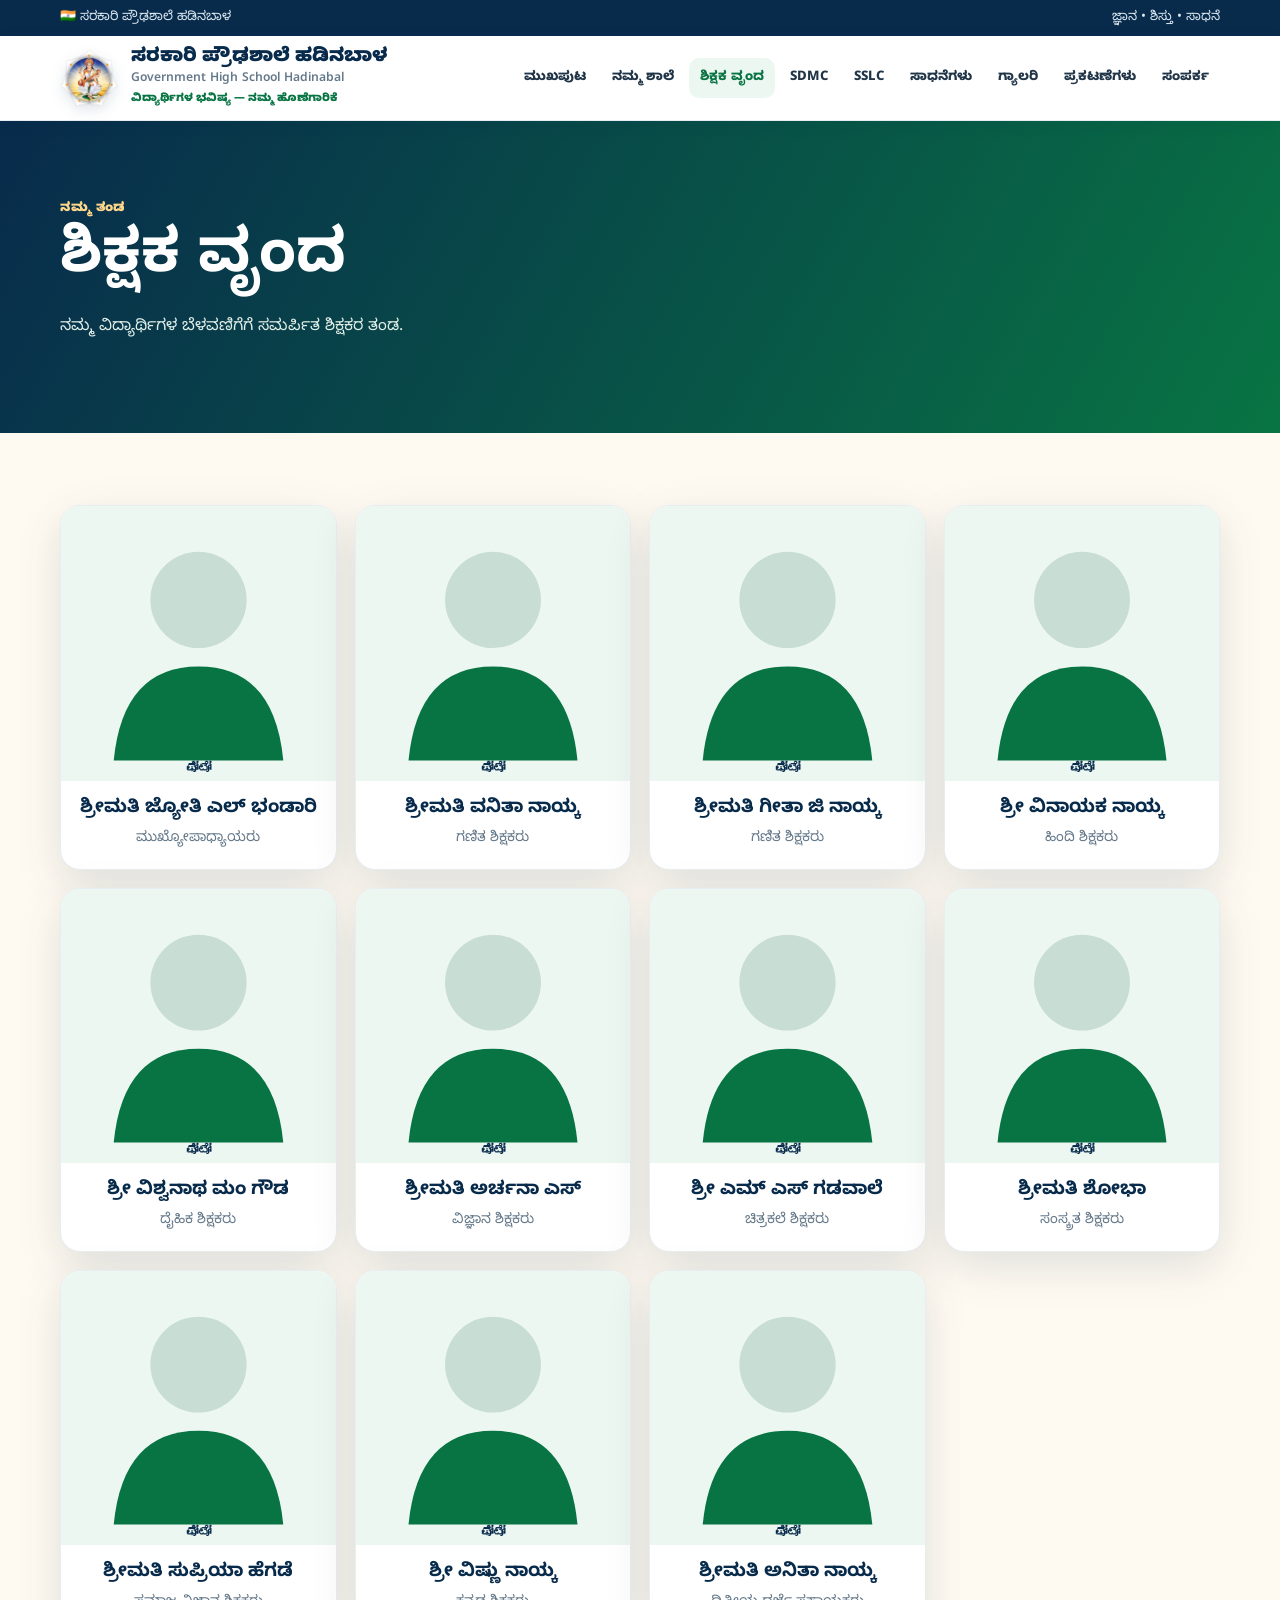
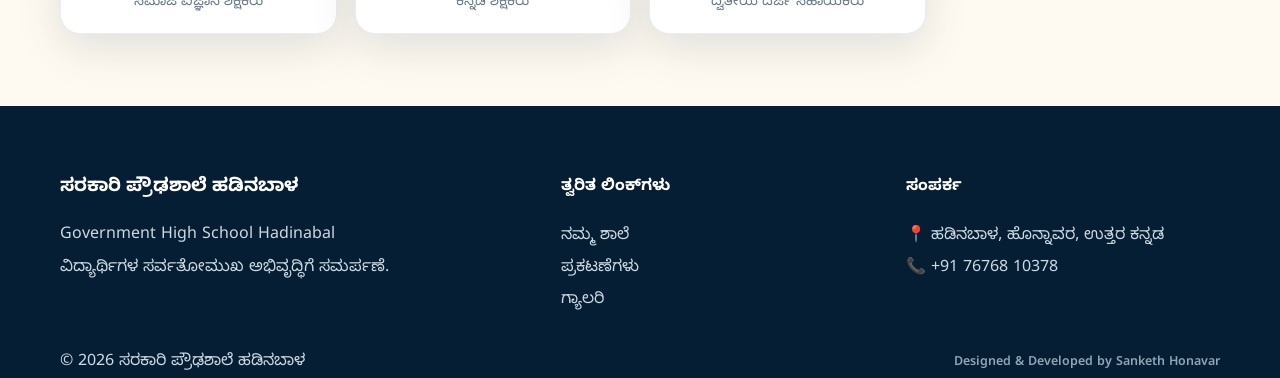
<file: staff.html>
<!doctype html><html lang="kn"><head><meta charset="utf-8"><meta name="viewport" content="width=device-width,initial-scale=1"><meta name="description" content="ಸರಕಾರಿ ಪ್ರೌಢಶಾಲೆ ಹಡಿನಬಾಳ"><title>ಶಿಕ್ಷಕ ವೃಂದ | ಸರಕಾರಿ ಪ್ರೌಢಶಾಲೆ ಹಡಿನಬಾಳ</title><link rel="stylesheet" href="assets/css/style.css"></head><body>
<div class="topbar"><div class="wrap"><span>🇮🇳 ಸರಕಾರಿ ಪ್ರೌಢಶಾಲೆ ಹಡಿನಬಾಳ</span><span>ಜ್ಞಾನ • ಶಿಸ್ತು • ಸಾಧನೆ</span></div></div>
<header><div class="wrap head"><a class="brand" href="index.html"><img class="logo" src="assets/images/emblem.png" alt="ಶಾಲೆಯ ಲಾಂಛನ"><div><div class="school-kn">ಸರಕಾರಿ ಪ್ರೌಢಶಾಲೆ ಹಡಿನಬಾಳ</div><div class="school-en">Government High School Hadinabal</div><div class="motto">ವಿದ್ಯಾರ್ಥಿಗಳ ಭವಿಷ್ಯ — ನಮ್ಮ ಹೊಣೆಗಾರಿಕೆ</div></div></a><button class="menu" aria-label="ಮೆನು">☰</button><nav class="nav"><a class="" href="index.html">ಮುಖಪುಟ</a><a class="" href="about.html">ನಮ್ಮ ಶಾಲೆ</a><a class="active" href="staff.html">ಶಿಕ್ಷಕ ವೃಂದ</a><a href="sdmc.html">SDMC</a><a class="" href="sslc.html">SSLC</a><a class="" href="achievements.html">ಸಾಧನೆಗಳು</a><a class="" href="gallery.html">ಗ್ಯಾಲರಿ</a><a class="" href="notices.html">ಪ್ರಕಟಣೆಗಳು</a><a class="" href="contact.html">ಸಂಪರ್ಕ</a></nav></div></header><main><section class="pagehero"><div class="wrap"><span class="kicker" style="color:#ffd68a">ನಮ್ಮ ತಂಡ</span><h1>ಶಿಕ್ಷಕ ವೃಂದ</h1><p>ನಮ್ಮ ವಿದ್ಯಾರ್ಥಿಗಳ ಬೆಳವಣಿಗೆಗೆ ಸಮರ್ಪಿತ ಶಿಕ್ಷಕರ ತಂಡ.</p></div></section><section class="section"><div class="wrap"><div class="people"><article class="person"><img src="assets/images/staff-placeholder.svg" alt="ಮುಖ್ಯೋಪಾಧ್ಯಾಯರ ಫೋಟೋ"><h3>ಶ್ರೀಮತಿ ಜ್ಯೋತಿ ಎಲ್ ಭಂಡಾರಿ</h3><p>ಮುಖ್ಯೋಪಾಧ್ಯಾಯರು</p></article><article class="person"><img src="assets/images/staff-placeholder.svg" alt="ಶಿಕ್ಷಕರ ಫೋಟೋ"><h3>ಶ್ರೀಮತಿ ವನಿತಾ ನಾಯ್ಕ</h3><p>ಗಣಿತ ಶಿಕ್ಷಕರು</p></article><article class="person"><img src="assets/images/staff-placeholder.svg" alt="ಶಿಕ್ಷಕರ ಫೋಟೋ"><h3>ಶ್ರೀಮತಿ ಗೀತಾ ಜಿ ನಾಯ್ಕ</h3><p>ಗಣಿತ ಶಿಕ್ಷಕರು</p></article><article class="person"><img src="assets/images/staff-placeholder.svg" alt="ಶಿಕ್ಷಕರ ಫೋಟೋ"><h3>ಶ್ರೀ ವಿನಾಯಕ ನಾಯ್ಕ</h3><p>ಹಿಂದಿ ಶಿಕ್ಷಕರು</p></article><article class="person"><img src="assets/images/staff-placeholder.svg" alt="ಶಿಕ್ಷಕರ ಫೋಟೋ"><h3>ಶ್ರೀ ವಿಶ್ವನಾಥ ಮಂ ಗೌಡ</h3><p>ದೈಹಿಕ ಶಿಕ್ಷಕರು</p></article></article><article class="person"><img src="assets/images/staff-placeholder.svg" alt="ಶಿಕ್ಷಕರ ಫೋಟೋ"><h3>ಶ್ರೀಮತಿ ಅರ್ಚನಾ ಎಸ್</h3><p>ವಿಜ್ಞಾನ ಶಿಕ್ಷಕರು</p></article></article><article class="person"><img src="assets/images/staff-placeholder.svg" alt="ಶಿಕ್ಷಕರ ಫೋಟೋ"><h3>ಶ್ರೀ ಎಮ್ ಎಸ್ ಗಡವಾಲೆ</h3><p>ಚಿತ್ರಕಲೆ ಶಿಕ್ಷಕರು</p></article><article class="person"><img src="assets/images/staff-placeholder.svg" alt="ಶಿಕ್ಷಕರ ಫೋಟೋ"><h3>ಶ್ರೀಮತಿ ಶೋಭಾ</h3><p>ಸಂಸ್ಕ್ರತ ಶಿಕ್ಷಕರು</p></article><article class="person"><img src="assets/images/staff-placeholder.svg" alt="ಶಿಕ್ಷಕರ ಫೋಟೋ"><h3>ಶ್ರೀಮತಿ ಸುಪ್ರಿಯಾ ಹೆಗಡೆ</h3><p>ಸಮಾಜ ವಿಜ್ಞಾನ ಶಿಕ್ಷಕರು</p></article><article class="person"><img src="assets/images/staff-placeholder.svg" alt="ಶಿಕ್ಷಕರ ಫೋಟೋ"><h3>ಶ್ರೀ ವಿಷ್ಣು ನಾಯ್ಕ</h3><p>ಕನ್ನಡ ಶಿಕ್ಷಕರು</p></article><article class="person"><img src="assets/images/staff-placeholder.svg" alt="ಶಿಕ್ಷಕರ ಫೋಟೋ"><h3>ಶ್ರೀಮತಿ ಅನಿತಾ ನಾಯ್ಕ</h3><p>ದ್ವಿತೀಯ ದರ್ಜೆ ಸಹಾಯಕರು</p></article></div><div </div></div></section></main>
<footer class="footer"><div class="wrap footer-grid"><div><h3>ಸರಕಾರಿ ಪ್ರೌಢಶಾಲೆ ಹಡಿನಬಾಳ</h3><p>Government High School Hadinabal</p><p>ವಿದ್ಯಾರ್ಥಿಗಳ ಸರ್ವತೋಮುಖ ಅಭಿವೃದ್ಧಿಗೆ ಸಮರ್ಪಣೆ.</p></div><div><h4>ತ್ವರಿತ ಲಿಂಕ್‌ಗಳು</h4><p><a href="about.html">ನಮ್ಮ ಶಾಲೆ</a></p><p><a href="notices.html">ಪ್ರಕಟಣೆಗಳು</a></p><p><a href="gallery.html">ಗ್ಯಾಲರಿ</a></p></div><div><h4>ಸಂಪರ್ಕ</h4><p>📍 ಹಡಿನಬಾಳ, ಹೊನ್ನಾವರ, ಉತ್ತರ ಕನ್ನಡ</p><p>📞 +91 76768 10378</p></div></div><div class="wrap bottom-inner">
    <span>© <span id="year"></span> ಸರಕಾರಿ ಪ್ರೌಢಶಾಲೆ ಹಡಿನಬಾಳ</span>
    <span class="designer-credit">Designed & Developed by Sanketh Honavar</span>
  </div></footer><script src="assets/js/main.js"></script></body></html>
</file>
<file: assets/css/style.css>
@import url('https://fonts.googleapis.com/css2?family=Noto+Sans+Kannada:wght@400;500;600;700;800;900&display=swap');
:root{--blue:#082b4c;--blue2:#0e466f;--green:#087443;--green2:#12a05d;--orange:#f28a24;--cream:#fffaf1;--gold:#f6c453;--text:#203548;--muted:#65798a;--white:#fff;--line:#e8edf1;--shadow:0 14px 45px rgba(8,43,76,.13)}
*{box-sizing:border-box}html{scroll-behavior:smooth}body{margin:0;color:var(--text);font-family:"Noto Sans Kannada","Nirmala UI","Tunga",sans-serif;background:var(--cream);line-height:1.7}a{text-decoration:none;color:inherit}img{max-width:100%;display:block}
.topbar{background:var(--blue);color:#dce9f2;font-size:13px}.topbar .wrap{display:flex;justify-content:space-between;gap:15px;padding:7px 0}.wrap{width:min(1160px,92%);margin:auto}
header{position:sticky;top:0;z-index:20;background:#fff;border-bottom:1px solid var(--line);box-shadow:0 3px 18px #082b4c0d}.head{min-height:84px;display:flex;align-items:center;justify-content:space-between;gap:20px}.brand{display:flex;align-items:center;gap:13px}.logo{width:58px;height:58px;filter:drop-shadow(0 5px 7px #082b4c20)}.school-kn{font-weight:900;color:var(--blue);font-size:1.18rem;line-height:1.25}.school-en{font-size:.76rem;color:var(--muted);font-weight:600}.motto{font-size:.68rem;color:var(--green);font-weight:900}.nav{display:flex;align-items:center;gap:4px}.nav a{padding:9px 11px;border-radius:10px;font-weight:800;font-size:.82rem}.nav a:hover,.nav a.active{background:#edf7f1;color:var(--green)}.menu{display:none;border:0;background:var(--blue);color:white;border-radius:10px;padding:8px 12px;font-size:20px}
.hero{min-height:590px;display:flex;align-items:center;color:#fff;position:relative;overflow:hidden;background:linear-gradient(120deg,#062946e8,#087443bb),url("../images/hero-placeholder.svg") center/cover}.hero:after{content:"";position:absolute;inset:auto -10% -110px;height:220px;background:var(--cream);border-radius:50% 50% 0 0}.hero-content{position:relative;z-index:1;padding:85px 0 130px;max-width:850px}.badge{display:inline-flex;gap:8px;align-items:center;background:#ffffff19;border:1px solid #ffffff35;padding:6px 12px;border-radius:999px;font-size:.82rem;font-weight:800;backdrop-filter:blur(5px)}.hero h1{font-size:clamp(2.5rem,6vw,5rem);line-height:1.08;margin:18px 0 12px;font-weight:900;letter-spacing:-1px}.hero h1 span{color:#ffd68a}.hero p{font-size:1.12rem;max-width:680px;color:#edf7f3}.actions{display:flex;gap:12px;flex-wrap:wrap;margin-top:25px}.btn{display:inline-flex;align-items:center;justify-content:center;padding:11px 18px;border-radius:12px;font-weight:900;border:2px solid transparent}.btn-orange{background:var(--orange);color:white;box-shadow:0 8px 20px #f28a2450}.btn-white{background:white;color:var(--blue)}.btn-outline{border-color:#ffffff55;color:white}
.section{padding:72px 0}.tint{background:#eff7f2}.section-head{text-align:center;max-width:760px;margin:0 auto 35px}.kicker{color:var(--green);font-size:.8rem;font-weight:900;text-transform:uppercase;letter-spacing:.5px}.section-head h2{margin:5px 0 10px;color:var(--blue);font-size:clamp(1.9rem,4vw,2.8rem);line-height:1.2}.section-head p{color:var(--muted);margin:0}
.cards{display:grid;grid-template-columns:repeat(4,1fr);gap:18px}.card{background:#fff;border:1px solid var(--line);border-radius:20px;padding:24px;box-shadow:var(--shadow);transition:.25s}.card:hover{transform:translateY(-5px)}.icon{width:52px;height:52px;border-radius:15px;display:grid;place-items:center;background:#edf7f1;font-size:25px}.card h3{color:var(--blue);margin:13px 0 5px}.card p{color:var(--muted);margin:0;font-size:.9rem}
.notice-grid{display:grid;grid-template-columns:repeat(3,1fr);gap:18px}.notice{background:white;border:1px solid var(--line);border-radius:18px;padding:18px;display:flex;gap:14px;box-shadow:var(--shadow)}.date{min-width:73px;height:max-content;background:#fff1df;color:#b45a08;border-radius:10px;text-align:center;padding:6px;font-size:.75rem;font-weight:900}.notice h3{margin:0;color:var(--blue);font-size:1rem}.notice p{margin:2px 0 0;color:var(--muted);font-size:.86rem}
.split{display:grid;grid-template-columns:1fr 1fr;gap:55px;align-items:center}.split-img{border-radius:25px;overflow:hidden;box-shadow:var(--shadow);border:8px solid white}.split h2{font-size:2.5rem;line-height:1.2;color:var(--blue);margin:7px 0 15px}.split p{color:var(--muted)}.checks{display:grid;gap:10px;margin:20px 0}.check{display:flex;gap:10px;font-weight:700}.check b{color:var(--green)}
.quote{background:linear-gradient(135deg,var(--blue),var(--blue2));color:white;border-radius:24px;padding:38px;box-shadow:var(--shadow);position:relative;overflow:hidden}.quote:before{content:"“";position:absolute;right:18px;top:-35px;font-size:180px;color:#ffffff12}.quote p{font-size:1.2rem;position:relative}.quote strong{position:relative;color:#ffd58e}
.event-list{display:grid;gap:13px}.event{display:grid;grid-template-columns:160px 1fr auto;align-items:center;gap:20px;background:#fff;border:1px solid var(--line);border-radius:16px;padding:17px 20px;box-shadow:var(--shadow)}.event-date{font-weight:900;color:var(--green)}.event h3{margin:0;color:var(--blue)}.event p{margin:2px 0;color:var(--muted);font-size:.88rem}.pill{background:#edf7f1;color:var(--green);padding:5px 10px;border-radius:999px;font-size:.75rem;font-weight:900}
.pagehero{padding:75px 0;background:linear-gradient(120deg,var(--blue),var(--green));color:#fff}.pagehero h1{font-size:clamp(2.2rem,5vw,3.8rem);line-height:1.15;margin:6px 0}.pagehero p{color:#e0eee8;max-width:700px}.narrow{max-width:820px}.signature{font-weight:900;color:var(--green)}
.people{display:grid;grid-template-columns:repeat(4,1fr);gap:18px}.person{overflow:hidden;background:#fff;border:1px solid var(--line);border-radius:20px;box-shadow:var(--shadow);text-align:center}.person img{aspect-ratio:1;object-fit:cover}.person h3{margin:13px 8px 0;color:var(--blue)}.person p{margin:2px 8px 17px;color:var(--muted);font-size:.88rem}
.gallery{display:grid;grid-template-columns:repeat(3,1fr);gap:18px}.gallery figure{margin:0;background:white;border-radius:18px;overflow:hidden;box-shadow:var(--shadow);border:1px solid var(--line)}.gallery img{aspect-ratio:4/3;object-fit:cover}.gallery figcaption{padding:11px 14px;font-weight:800;color:var(--blue)}
.contact{display:grid;grid-template-columns:1fr 1fr;gap:22px}.contact-card{background:#fff;border:1px solid var(--line);border-radius:22px;padding:30px;box-shadow:var(--shadow)}.contact-row{display:flex;gap:13px;padding:15px 0;border-bottom:1px solid var(--line)}.contact-row:last-child{border:0}.contact-row .ci{font-size:23px}.contact-row p{margin:0;color:var(--muted)}.map{min-height:300px;background:#edf7f1;border-radius:16px;display:grid;place-items:center;text-align:center}.map span{font-size:50px}
.note{
  display:block;
  width:100%;
  margin:20px 0 0;
  padding:14px 16px;
  box-sizing:border-box;

  background:#fff7e9;
  border-left:4px solid var(--orange);
  border-radius:8px;

  color:var(--text);
  line-height:1.7;
  text-align:left;
}

.note strong{
  display:inline;
  color:var(--blue);
  margin-right:5px;
}.footer{background:#061e34;color:#cbd9e2;padding-top:48px}.footer-grid{display:grid;grid-template-columns:1.5fr 1fr 1fr;gap:30px;padding-bottom:30px}.footer h3,.footer h4{color:white}.footer p{margin:5px 0}.bottom{border-top:1px solid #ffffff16;padding:14px 0;font-size:.8rem;color:#91a6b6}
@media(max-width:1000px){.nav{display:none;position:absolute;top:84px;left:0;right:0;background:#fff;padding:12px 4%;flex-direction:column;box-shadow:0 12px 20px #0001}.nav.open{display:flex}.menu{display:block}.cards{grid-template-columns:repeat(2,1fr)}.people{grid-template-columns:repeat(2,1fr)}}
@media(max-width:700px){.topbar .wrap{flex-direction:column;gap:0}.split,.contact,.footer-grid{grid-template-columns:1fr}.notice-grid,.gallery{grid-template-columns:1fr}.event{grid-template-columns:1fr;gap:4px}.section{padding:52px 0}.hero{min-height:560px}.hero-content{padding-top:60px}.hero h1{font-size:2.6rem}}
@media(max-width:460px){.cards{grid-template-columns:1fr}.people{grid-template-columns:1fr}.school-kn{font-size:1rem}.school-en,.motto{font-size:.6rem}.logo{width:49px;height:49px}}
/* Designer Credit */
.bottom-inner {
  display: flex;
  justify-content: space-between;
  align-items: center;
  gap: 15px;
}

.designer-credit {
  color: #91a6b6;
  font-size: 0.78rem;
  font-weight: 600;
  transition: color 0.25s ease;
}

.designer-credit:hover {
  color: var(--gold);
}

@media (max-width: 600px) {
  .bottom-inner {
    flex-direction: column;
    justify-content: center;
    text-align: center;
    gap: 5px;
  }

  .designer-credit {
    font-size: 0.75rem;
  }
}

/* ================================
   MODEL QUESTION PAPERS
================================ */

.subject-papers{
  display:flex;
  flex-direction:column;
  gap:30px;
}

.subject-paper-section{
  background:#fff;
  padding:28px;
  border-radius:20px;
  box-shadow:0 8px 25px rgba(0,0,0,.07);
}

.subject-paper-title{
  display:flex;
  align-items:center;
  gap:18px;
  margin-bottom:22px;
  padding-bottom:18px;
  border-bottom:1px solid #e8edf2;
}

.subject-paper-title .paper-icon{
  width:60px;
  height:60px;
  border-radius:15px;
  background:#eef3f8;
  display:flex;
  align-items:center;
  justify-content:center;
  font-size:30px;
  flex-shrink:0;
}

.subject-paper-title h3{
  margin:0 0 5px;
  color:#12355b;
  font-size:23px;
}

.subject-paper-title p{
  margin:0;
  color:#777;
}

.paper-list{
  display:grid;
  grid-template-columns:repeat(4,1fr);
  gap:18px;
}

.paper-card{
  background:#f8fafc;
  border:1px solid #e6ebf0;
  border-radius:15px;
  padding:20px;
  transition:.3s;
}

.paper-card:hover{
  transform:translateY(-5px);
  box-shadow:0 10px 25px rgba(0,0,0,.09);
}

.paper-card h4{
  margin:0 0 8px;
  color:#12355b;
  font-size:19px;
}

.paper-card p{
  margin:0 0 18px;
  color:#777;
  font-size:14px;
  line-height:1.6;
}

.paper-buttons{
  display:flex;
  gap:8px;
  flex-wrap:wrap;
}

.paper-btn{
  display:inline-flex;
  align-items:center;
  justify-content:center;
  text-decoration:none;
  padding:9px 12px;
  border-radius:9px;
  font-size:13px;
  font-weight:600;
  transition:.3s;
}

.paper-btn.view{
  background:#12355b;
  color:#fff;
}

.paper-btn.view:hover{
  background:#0c2948;
}

.paper-btn.download{
  background:#f4a622;
  color:#fff;
}

.paper-btn.download:hover{
  background:#db8d0c;
}


/* =========================================
   MODEL QUESTION PAPERS
========================================= */

.paper-subject-tabs{
  display:grid;
  grid-template-columns:repeat(6, 1fr);
  width:100%;
  gap:0;

  margin:25px 0 18px;
  padding:6px;

  background:#fff;
  border-radius:12px;
  border:1px solid #e5e9ee;
}

.paper-subject-tab{
  width:100%;
  border:0;
  background:transparent;
  color:#12355b;
  padding:12px 10px;
  border-radius:8px;
  font-size:15px;
  font-weight:600;
  cursor:pointer;
  transition:.25s;
  text-align:center;
}

.paper-subject-tab:hover{
  background:#eef3f8;
}

.paper-subject-tab.active{
  background:#12355b;
  color:#fff;
}


/* PAPER TABLE */

.subject-paper-content{
  display:none;
  background:#fff;
  border-radius:16px;
  overflow:hidden;
  border:1px solid #e3e8ed;
  box-shadow:0 6px 20px rgba(0,0,0,.06);
}

.subject-paper-content.active{
  display:block;
}

.paper-table{
  width:100%;
}

.paper-table-head,
.paper-row{
  display:grid;
  grid-template-columns:120px 1fr 220px;
  align-items:center;
}

.paper-table-head{
  background:#12355b;
  color:#fff;
  font-weight:600;
  padding:15px 20px;
}

.paper-row{
  padding:16px 20px;
  border-bottom:1px solid #e8edf1;
  transition:.2s;
}

.paper-row:last-child{
  border-bottom:0;
}

.paper-row:hover{
  background:#f8fafc;
}

.paper-row strong{
  color:#12355b;
  font-size:16px;
}

.paper-row span{
  color:#555;
  font-size:15px;
}

.paper-actions{
  display:flex;
  justify-content:flex-end;
  gap:8px;
}

.paper-actions a{
  text-decoration:none;
  padding:8px 13px;
  border-radius:7px;
  font-size:13px;
  font-weight:600;
  transition:.25s;
}

.view-btn{
  background:#12355b;
  color:#fff;
}

.view-btn:hover{
  background:#0c2948;
}

.download-btn{
  background:#f4a622;
  color:#fff;
}

.download-btn:hover{
  background:#db8d0c;
}


/* MOBILE */

@media(max-width:700px){

  .paper-subject-tabs{
    grid-template-columns:repeat(2, 1fr);
    gap:5px;
  }

  .paper-subject-tab{
    padding:10px 8px;
    font-size:13px;
  }

  .paper-table-head{
    display:none;
  }

  .paper-row{
    grid-template-columns:85px 1fr;
    gap:8px 12px;
    padding:15px;
  }

  .paper-row span{
    font-size:14px;
  }

  .paper-actions{
    grid-column:1 / -1;
    justify-content:flex-start;
    margin-top:5px;
  }

  .paper-actions a{
    flex:1;
    text-align:center;
  }

}
</file>
